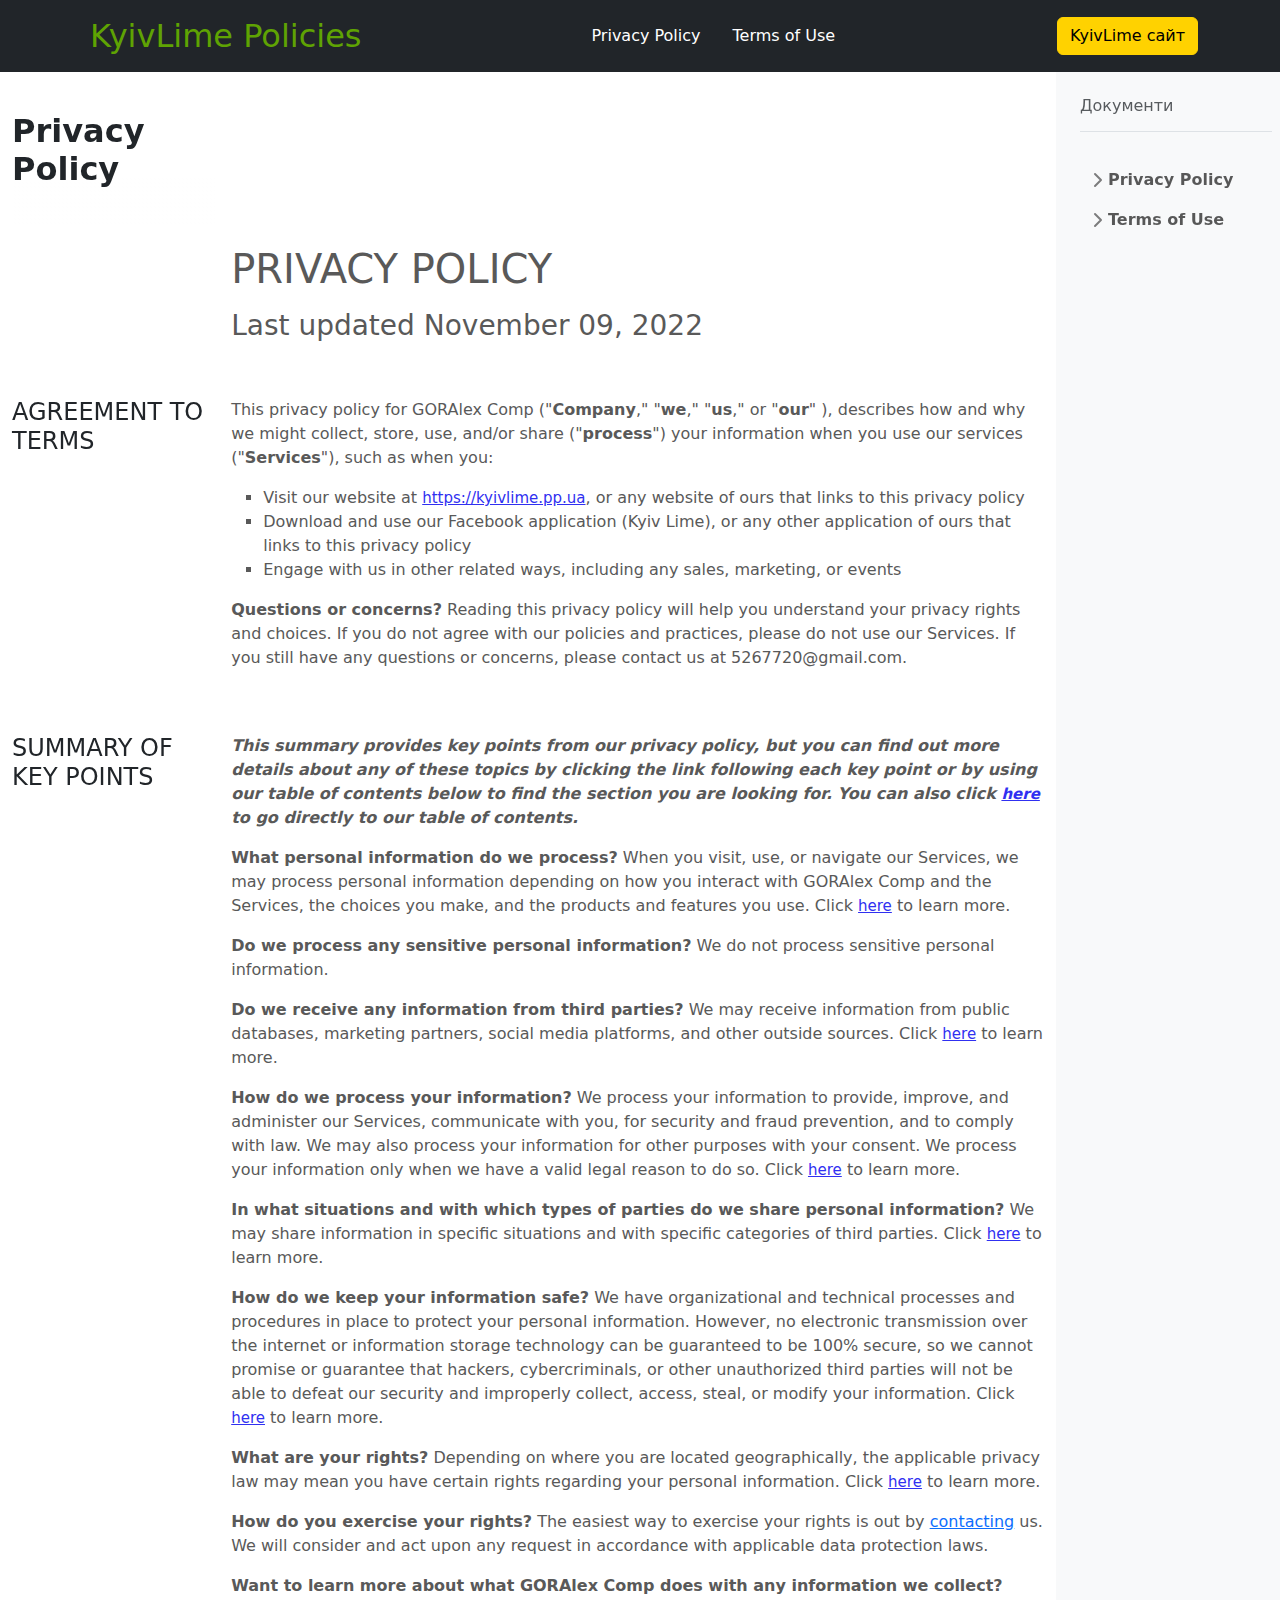
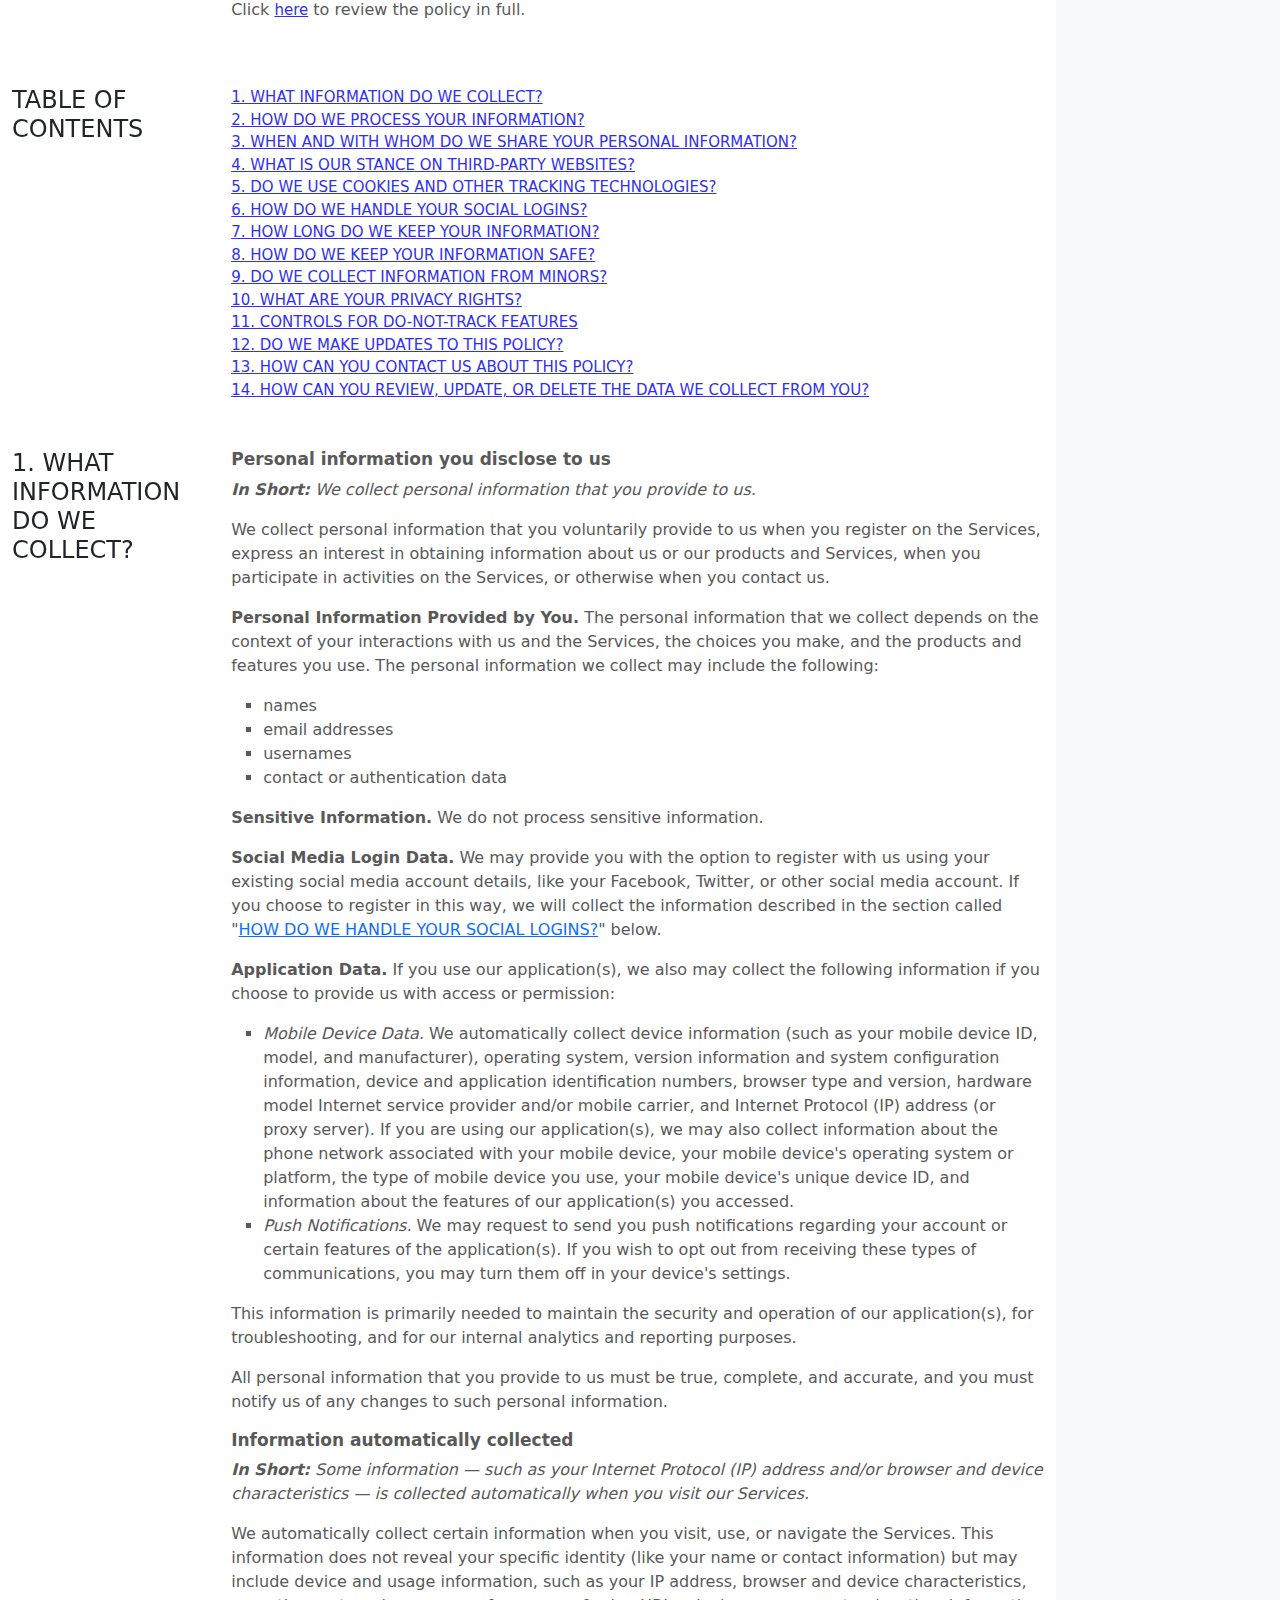
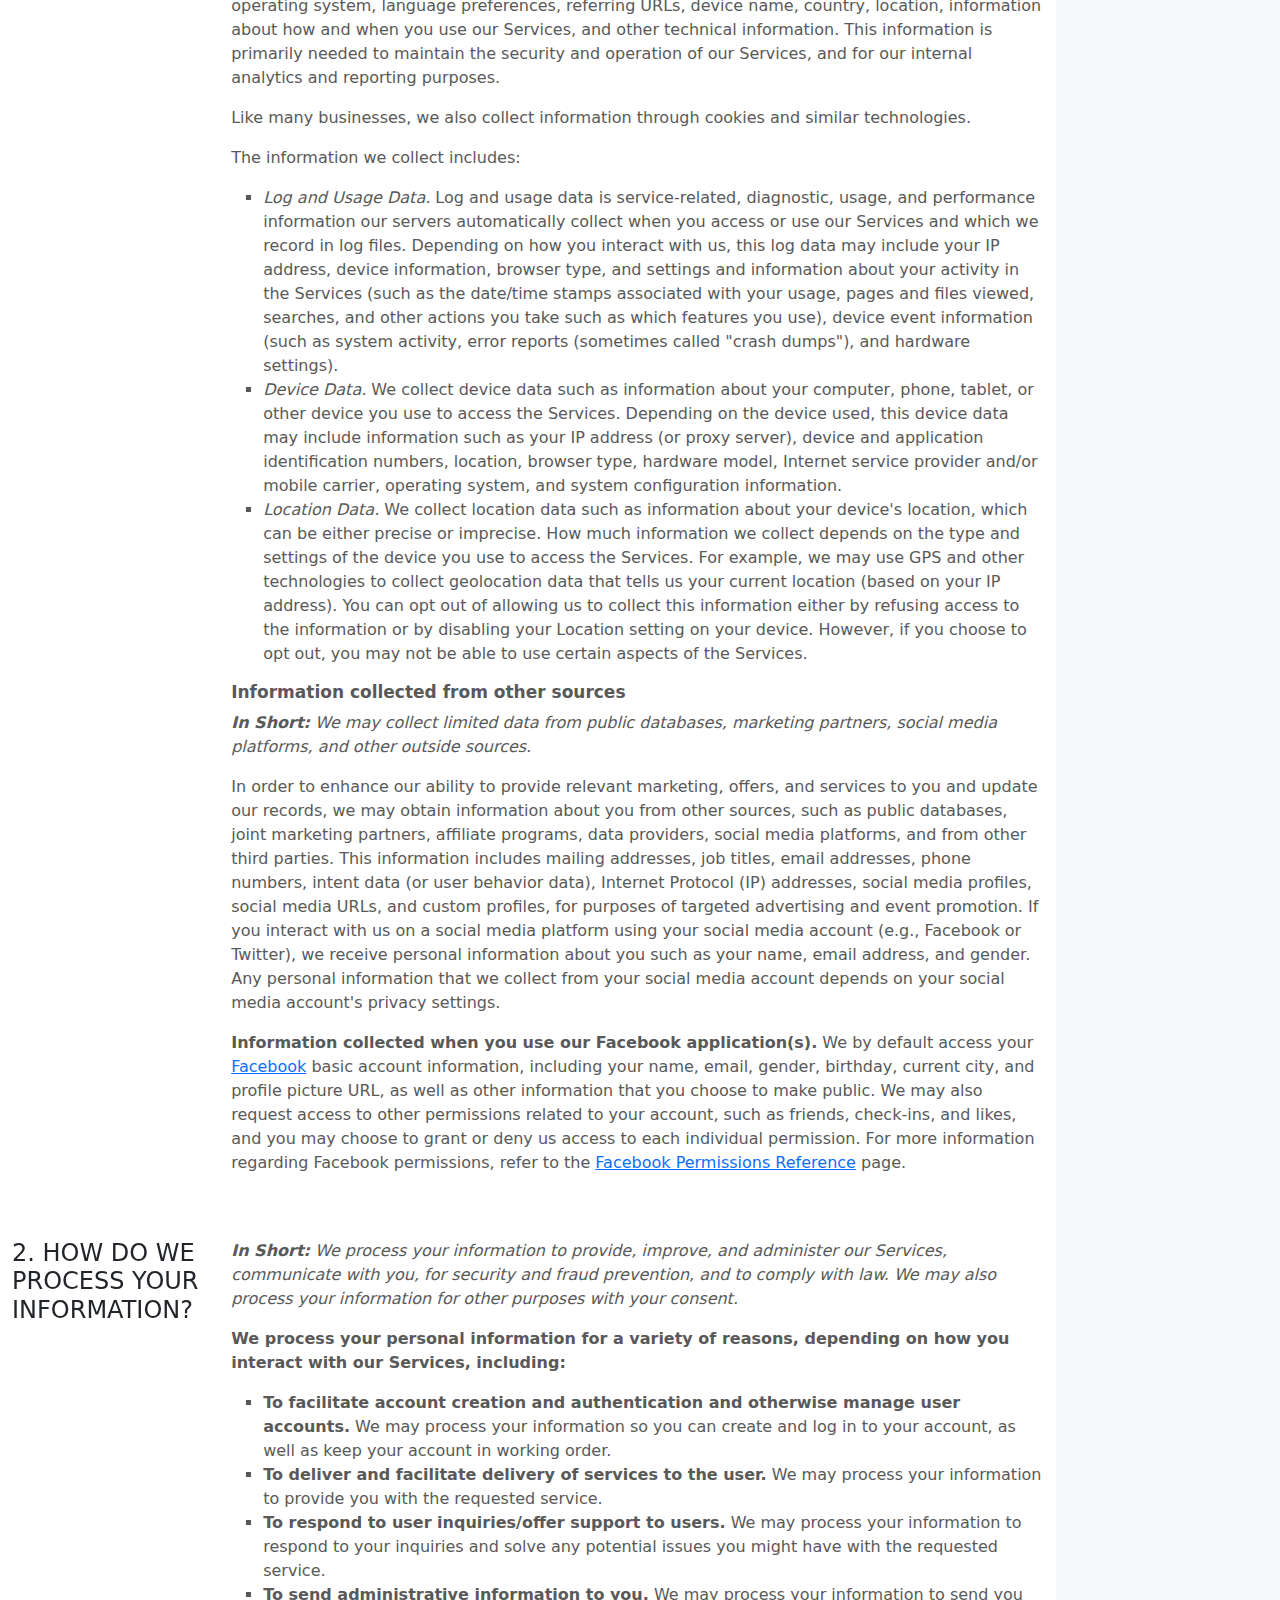
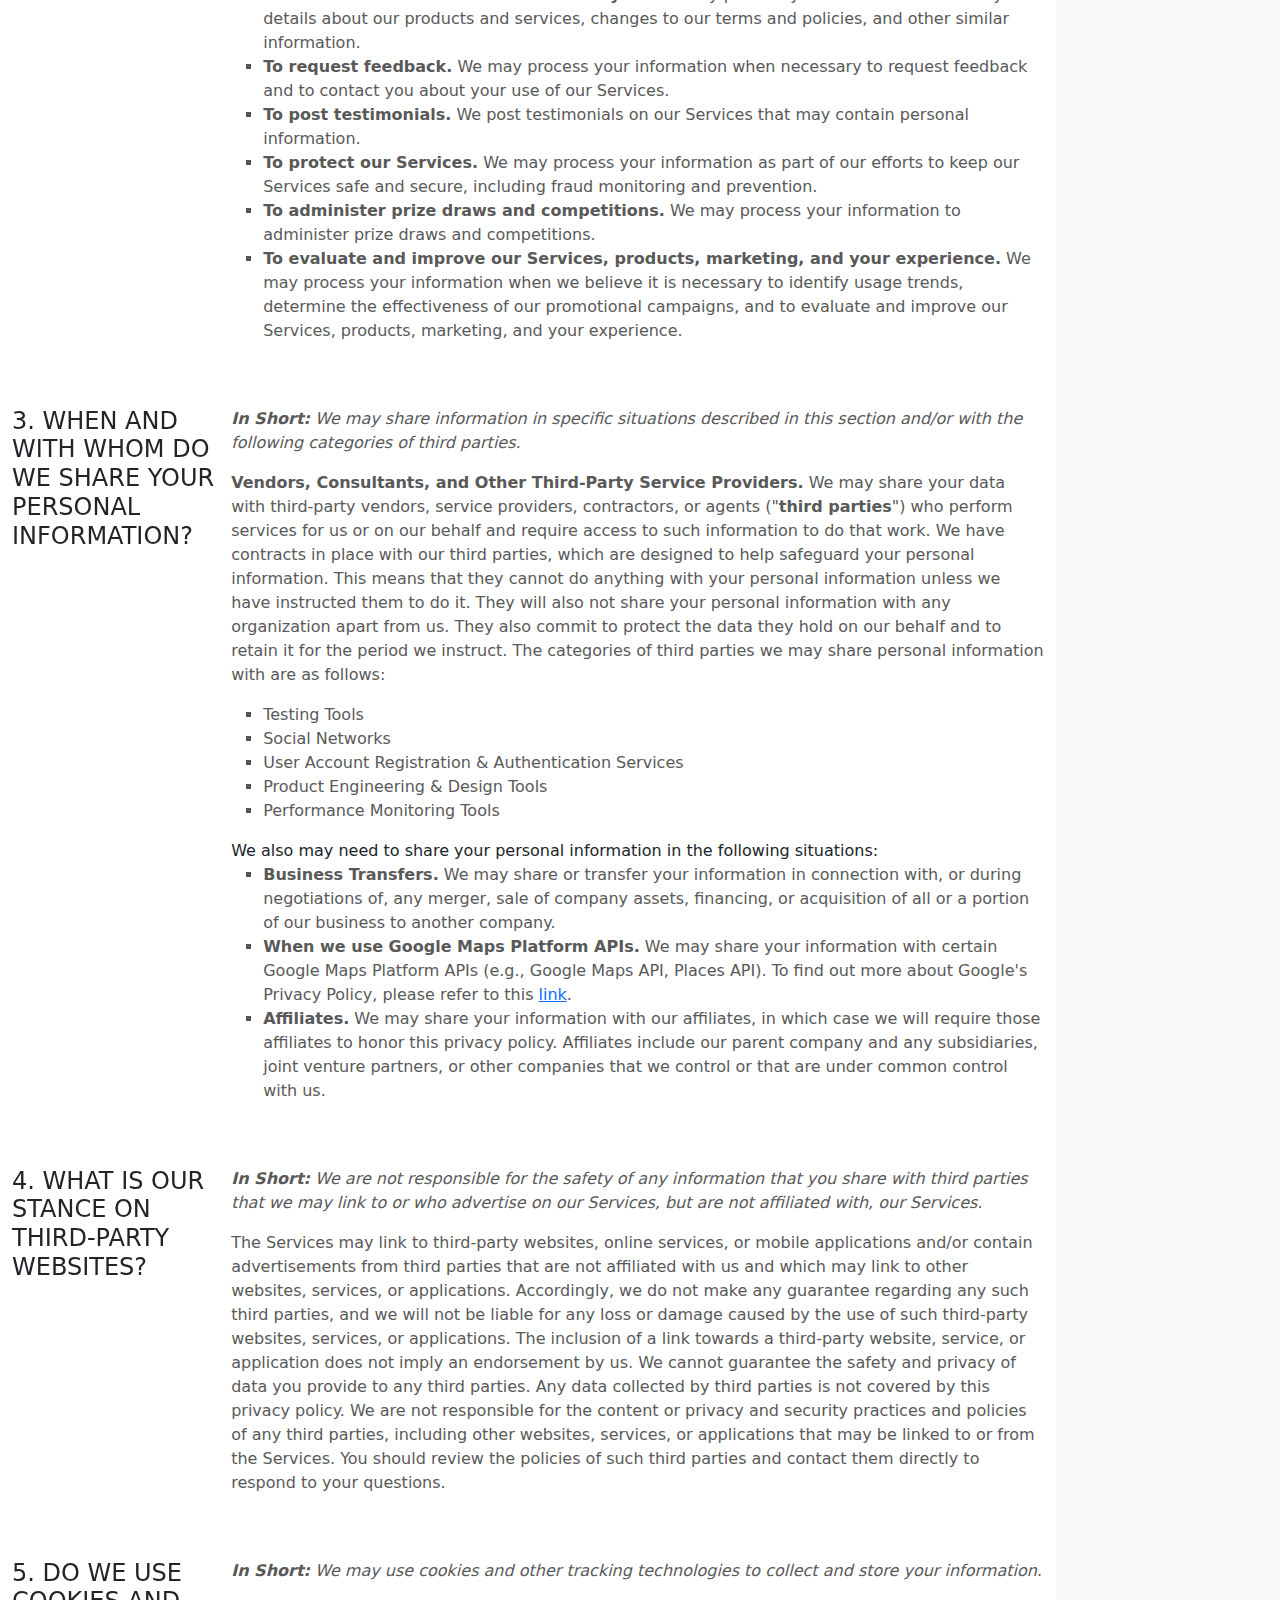
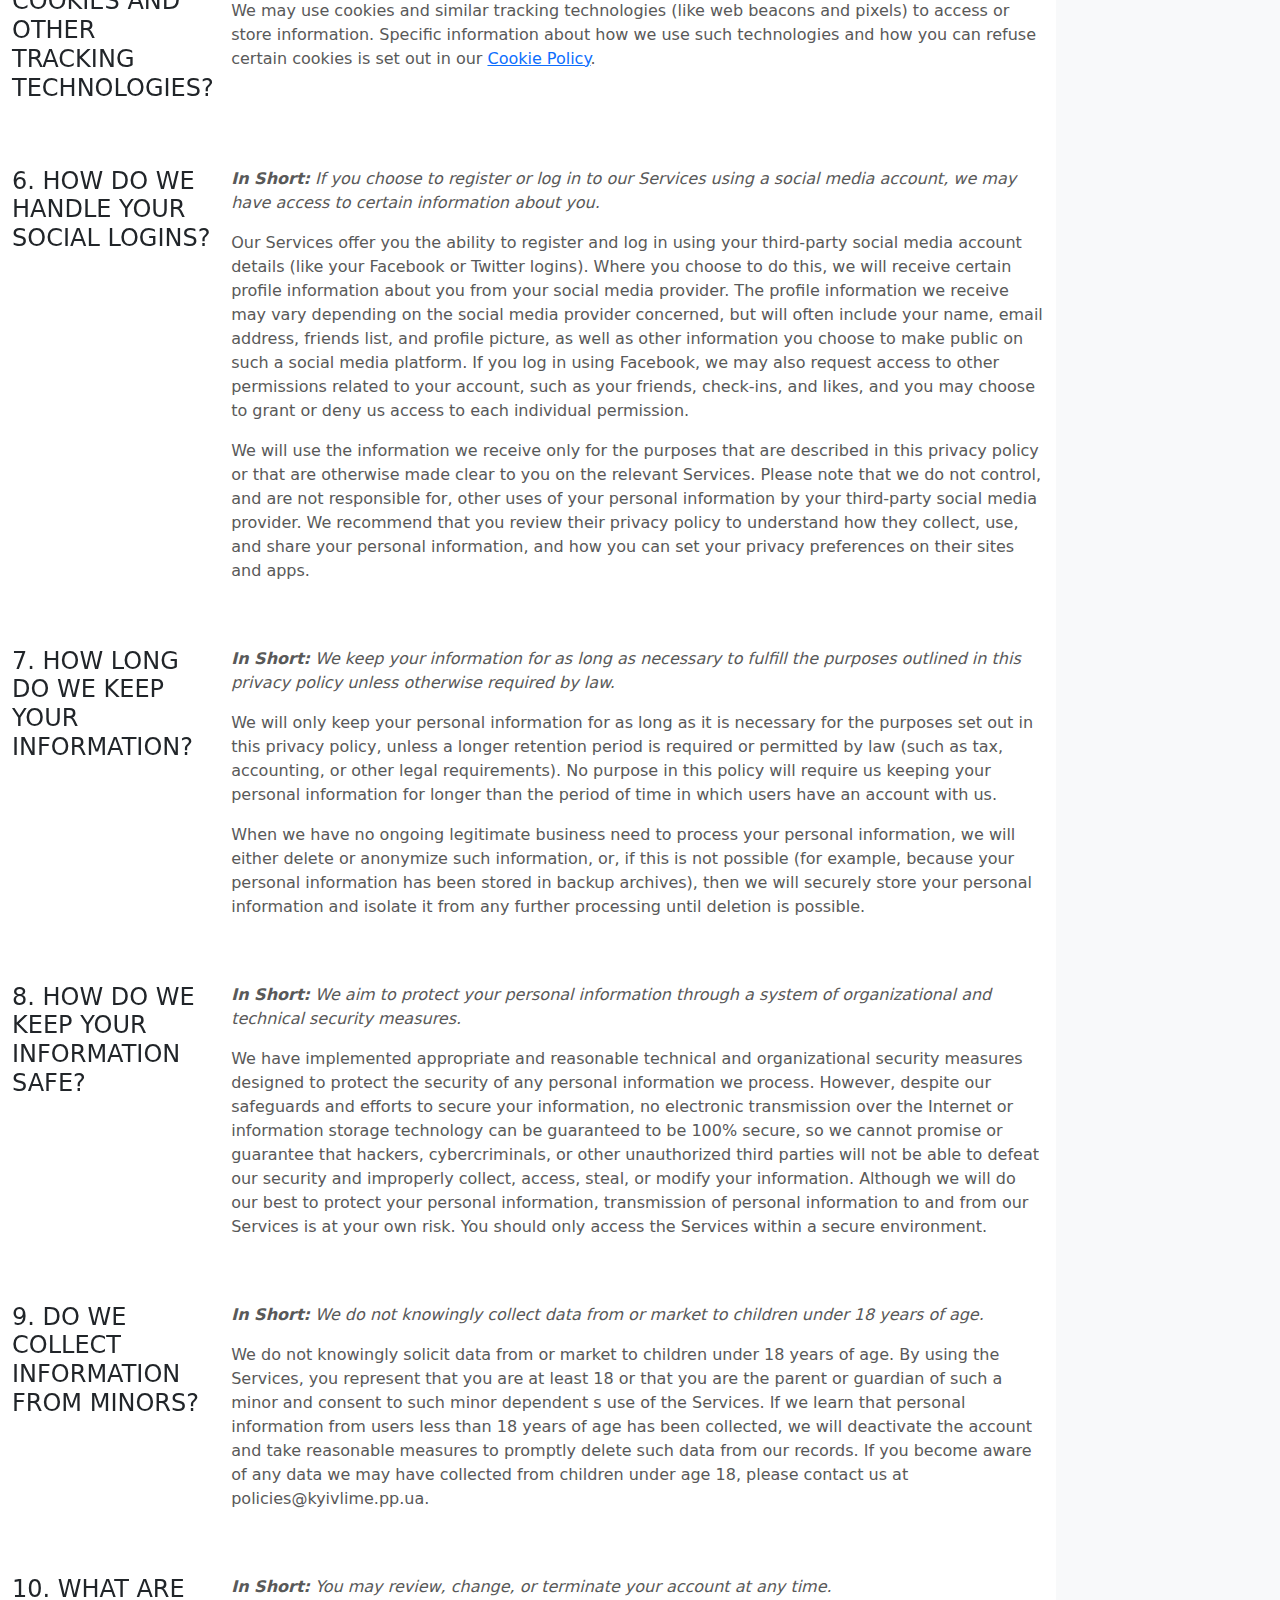
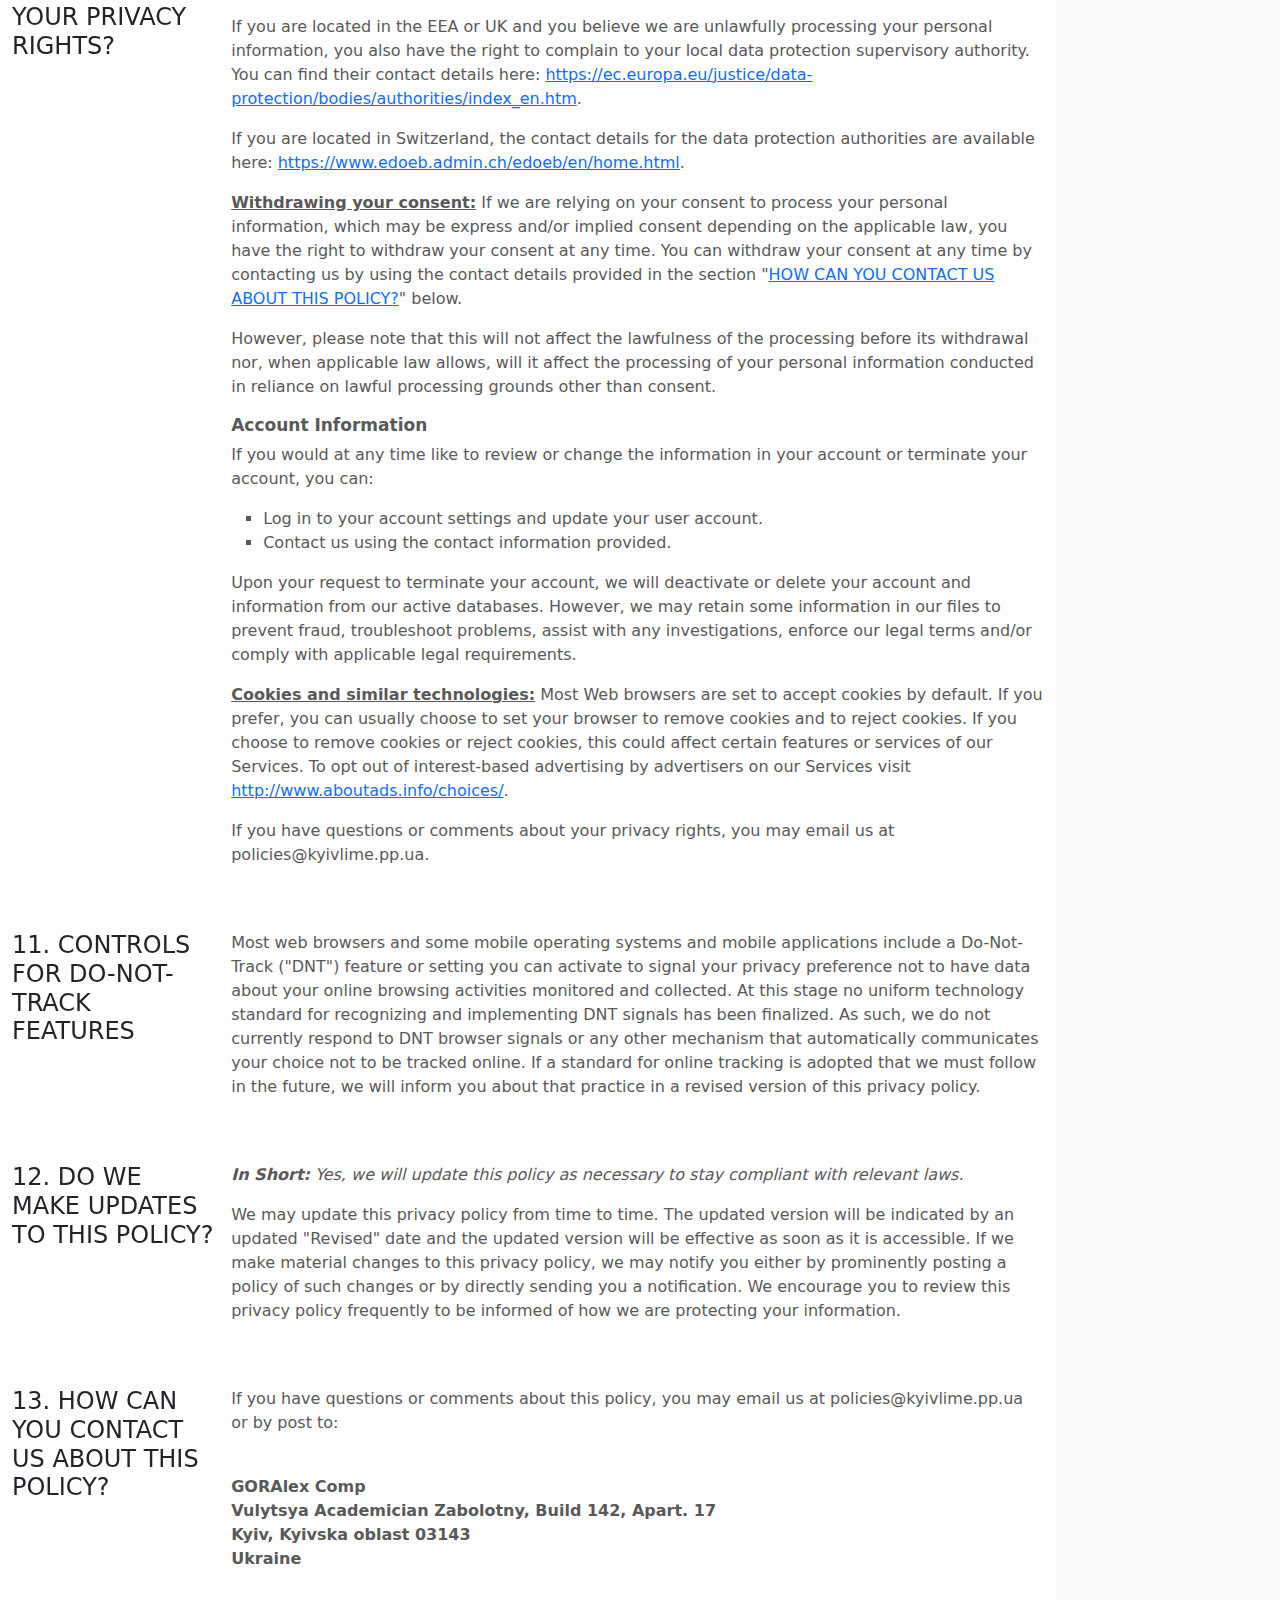
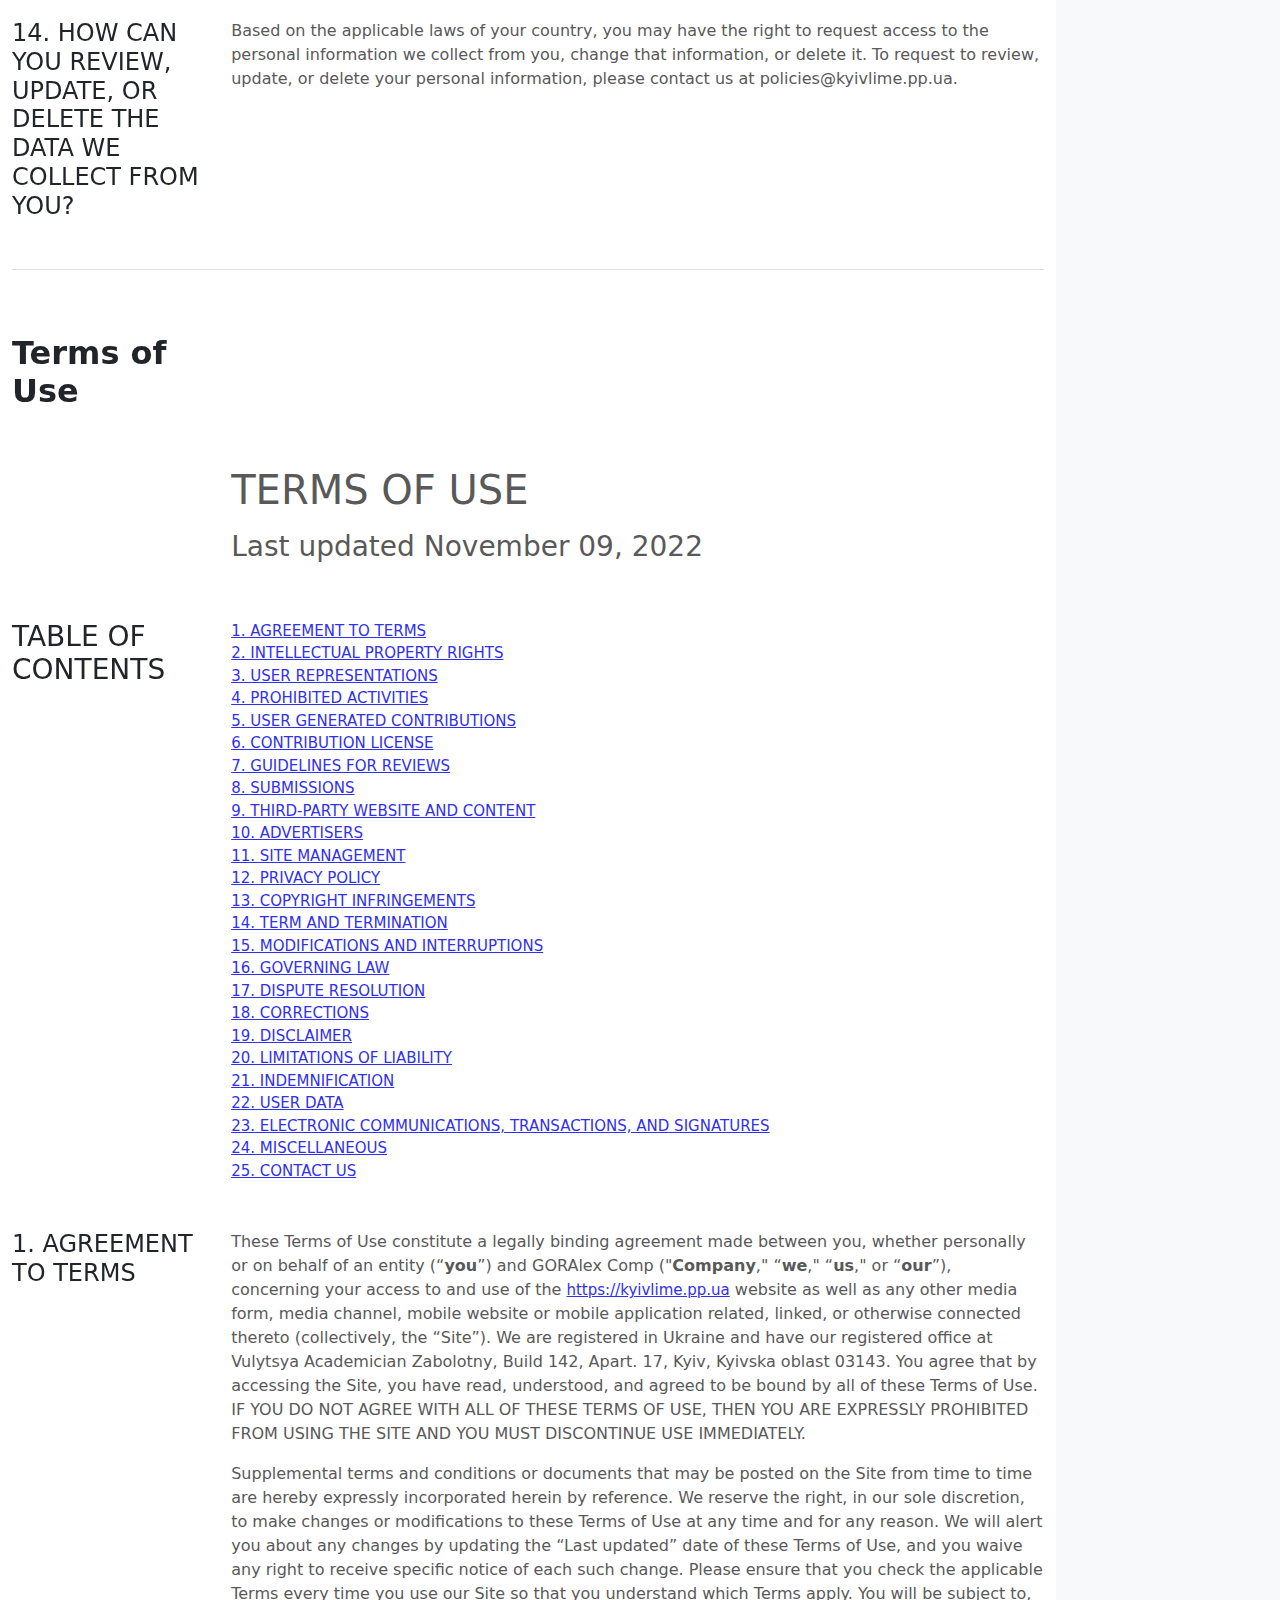
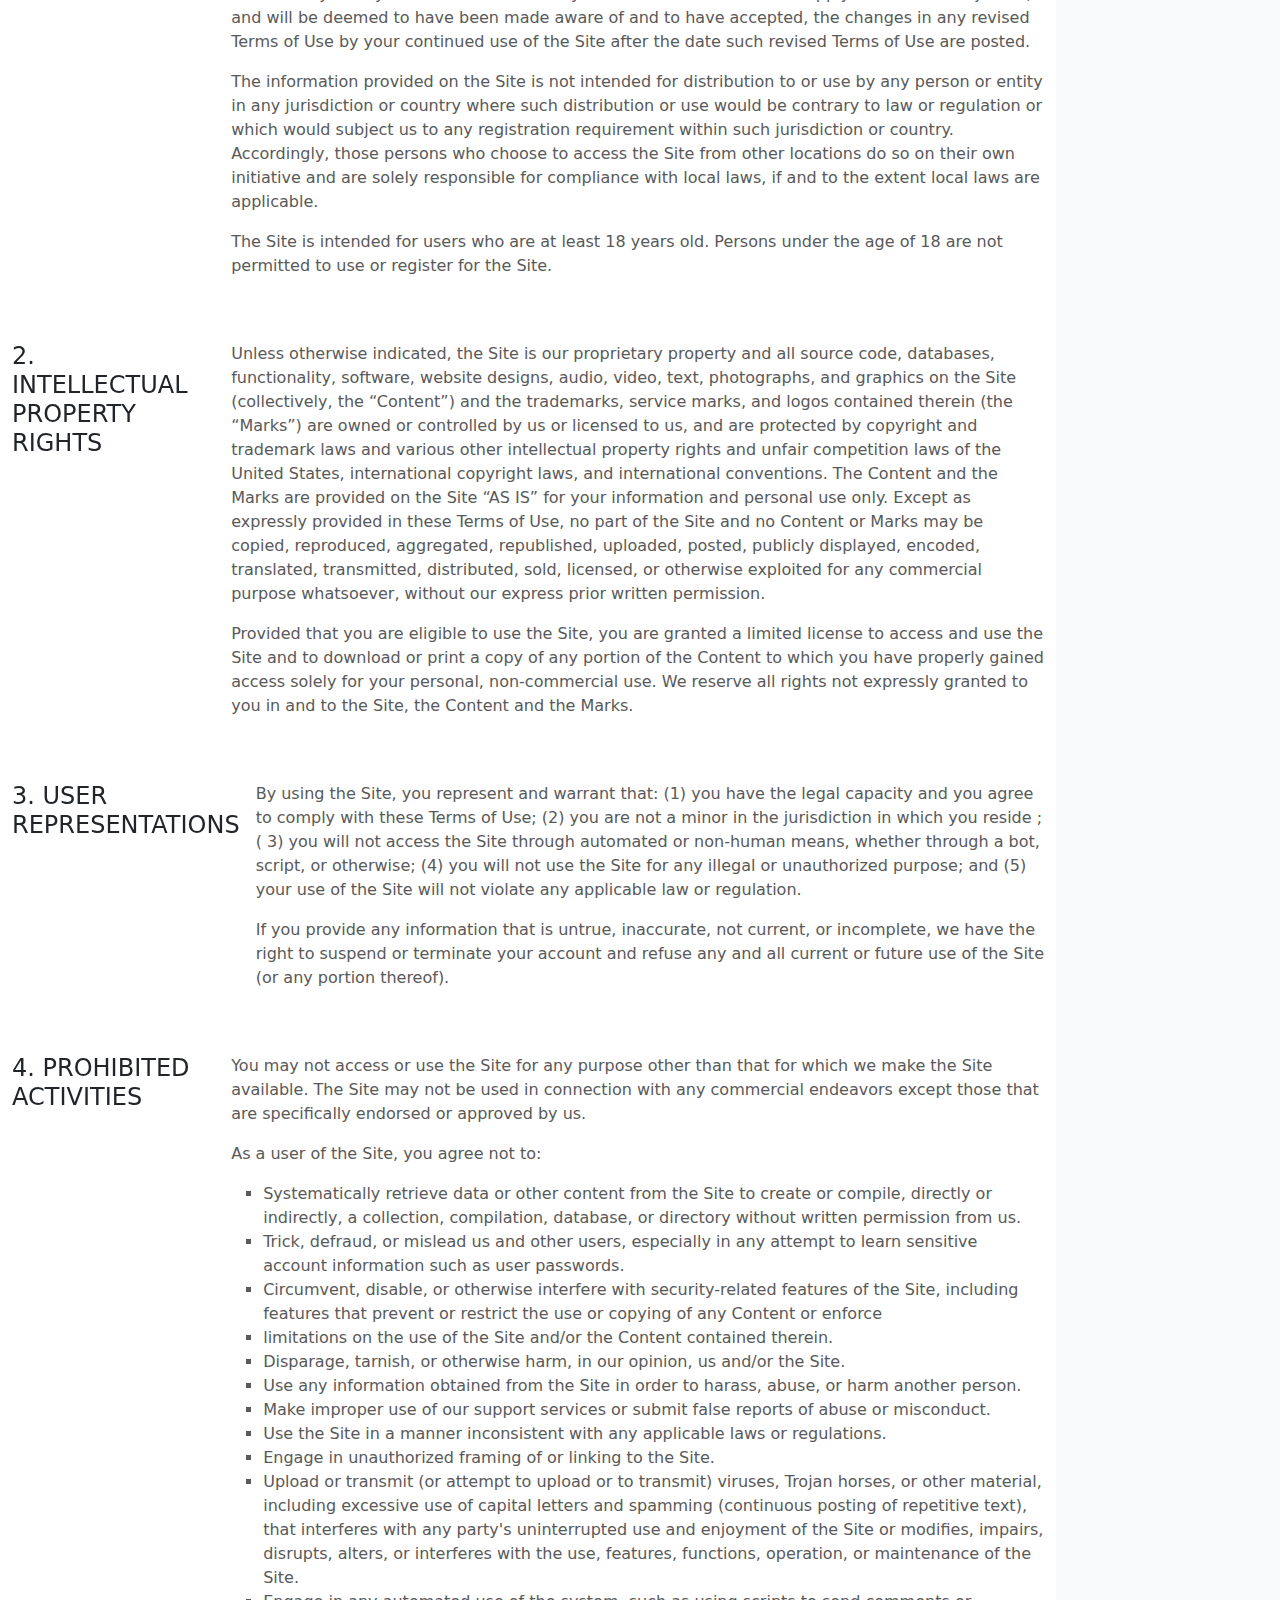
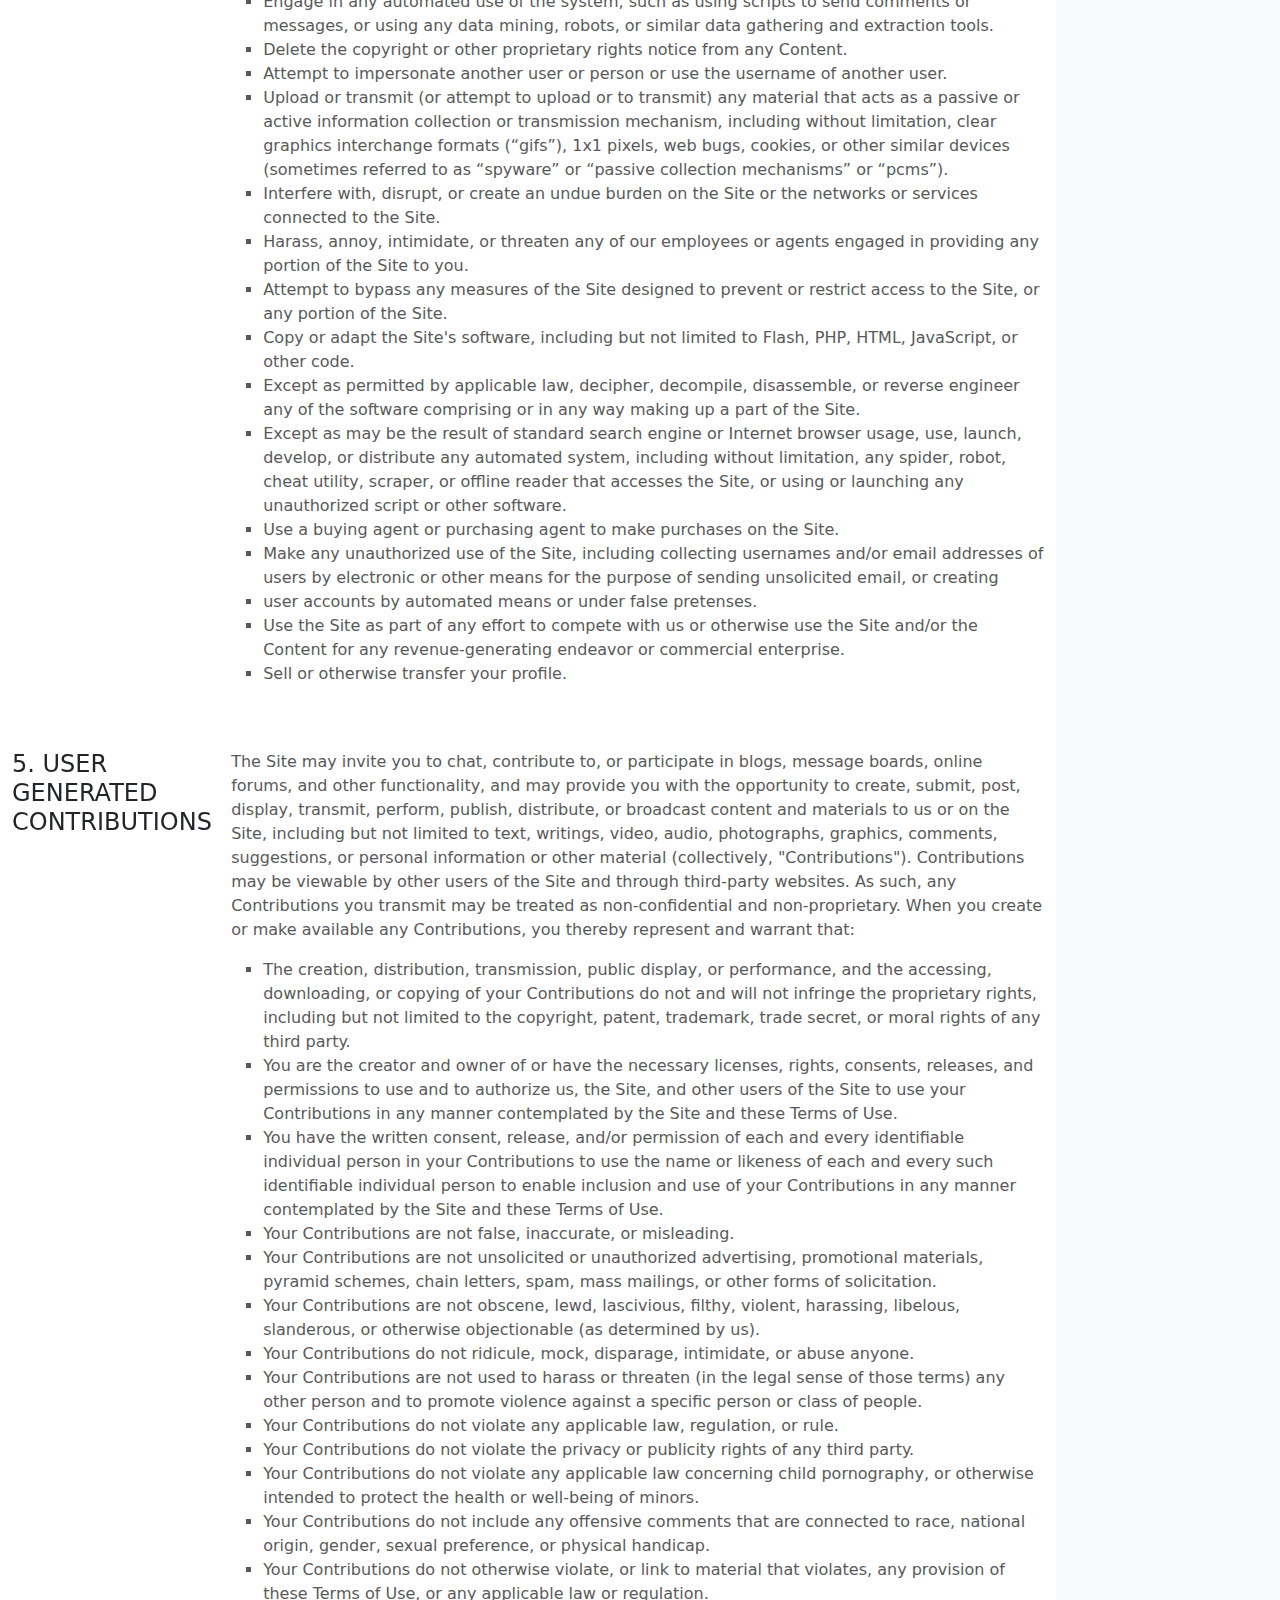
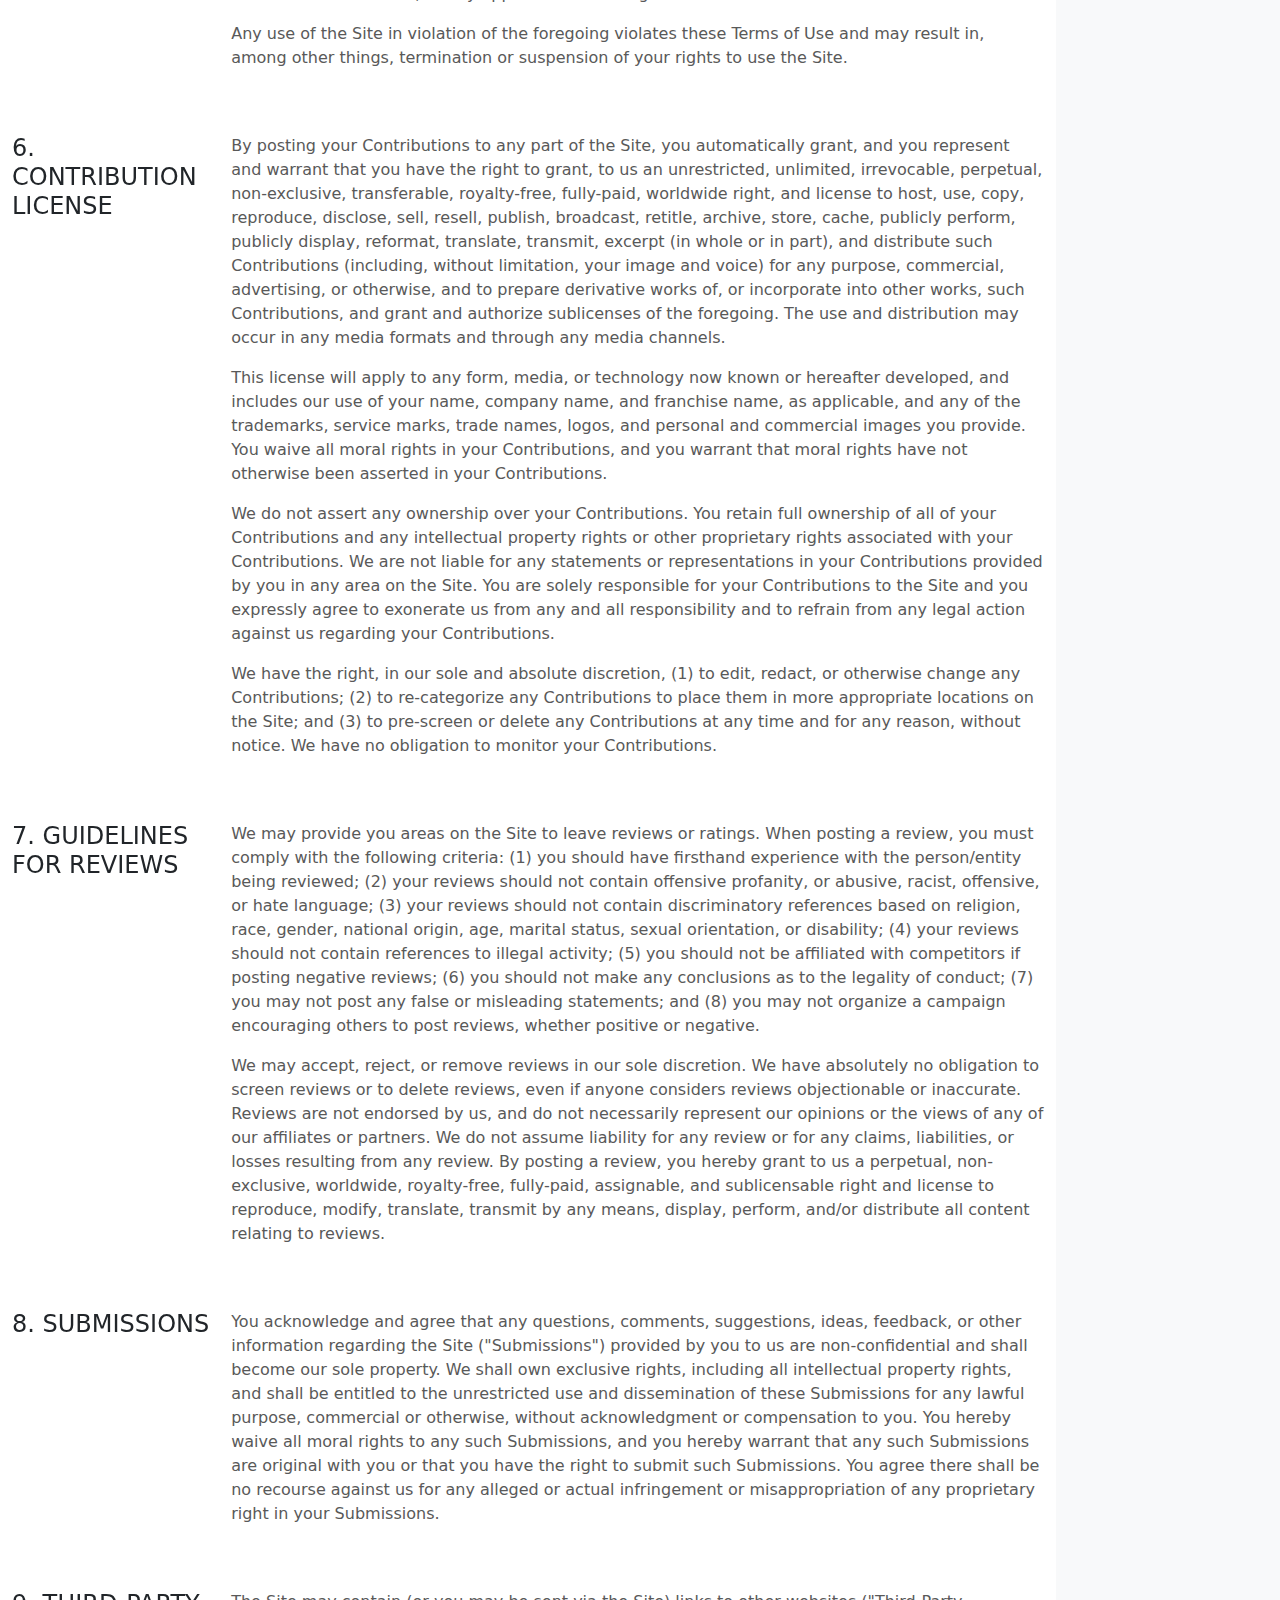
<file: index.html>
<html lang="en">

<head>
	<meta charset="utf-8">
	<meta name="viewport" content="width=device-width, initial-scale=1">
	<meta name="description" content="">
	<meta name="author" content="Mark Otto, Jacob Thornton, and Bootstrap contributors">
	<meta name="generator" content="Hugo 0.84.0">
	<title>Policies - KyivLime</title>

	<link rel="canonical" href="https://getbootstrap.com/docs/5.0/examples/cheatsheet/">

	<!-- Bootstrap core CSS -->
	<link rel="stylesheet" href="https://cdn.jsdelivr.net/npm/bootstrap@5.0.2/dist/css/bootstrap.min.css">

	<!-- Favicons -->
	<!-- <link rel="apple-touch-icon" href="/docs/5.0/assets/img/favicons/apple-touch-icon.png" sizes="180x180"> -->
	<!-- <link rel="icon" href="/docs/5.0/assets/img/favicons/favicon-32x32.png" sizes="32x32" type="image/png"> -->
	<!-- <link rel="icon" href="/docs/5.0/assets/img/favicons/favicon-16x16.png" sizes="16x16" type="image/png"> -->
	<!-- <link rel="manifest" href="/docs/5.0/assets/img/favicons/manifest.json"> -->
	<!-- <link rel="mask-icon" href="/docs/5.0/assets/img/favicons/safari-pinned-tab.svg" color="#7952b3"> -->
	<!-- <link rel="icon" href="/docs/5.0/assets/img/favicons/favicon.ico"> -->
	<meta name="theme-color" content="#7952b3">

	<style>
		:root {
			--bg-primary: #abb4d2;
			--bg-secondary: #ffd200;
			--bg-third: #212529;
			--text-primary: #595959;
			--text-lime: #5fa303;
			--text-link: #3030F1;
			--black: #000;
			--white: #fff;
		}

		.bg-primary {
			background-color: var(--bg-primary) !important;
		}

		.bg-secondary {
			background-color: var(--bg-secondary) !important;
		}

		.bg-third {
			background-color: var(--bg-third) !important;
		}

		.text-primary {
			color: var(--text-primary) !important;
		}

		.text-link {
			color: var(--text-link) !important;
		}

		.text-lime {
			color: var(--text-lime) !important;
		}

		.text-black {
			color: var(--black) !important;
		}

		.text-white {
			color: var(--white) !important;
		}

		.btn-o-primary {
			color: var(--bg-primary);
			border-color: var(--bg-primary);
		}

		.btn-o-primary:hover {
			color: var(--white);
			background-color: var(--bg-primary);
		}

		.btn-o-secondary {
			color: var(--bg-secondary);
			border-color: var(--bg-secondary);
		}

		.btn-o-secondary:hover {
			color: var(--white);
			background-color: var(--bg-secondary);
		}

		.btn-o-lime {
			color: var(--text-lime);
			border-color: var(--text-lime);
		}

		.btn-o-lime:hover {
			color: var(--white);
			background-color: var(--text-lime);
		}

		.btn-o-primary {
			color: var(--black);
			background-color: var(--bg-primary);
		}

		.btn-o-primary:hover {
			color: var(--white);
			background-color: var(--bg-primary);
		}

		.btn-o-secondary {
			color: var(--black);
			background-color: var(--bg-secondary);
		}

		.btn-o-secondary:hover {
			color: var(--white);
			background-color: var(--bg-secondary);
		}

		.btn-o-lime {
			color: var(--black);
			background-color: var(--text-lime);
		}

		.btn-o-lime:hover {
			color: var(--white);
			background-color: var(--text-lime);
		}

		.h2 {
			font-size: 17px;
			font-weight: bold;
			color: var(--black);
		}

		.bt p,
		ul li {
			color: var(--text-primary) !important;
		}

		.l {
			font-size: 15px;
			word-break: break-word;
			color: var(--text-link) !important;
		}

		.links a {
			display: block;
			width: fit-content;
		}

		ul {
			list-style-type: square;
		}

		.bd-aside {
			top: 8px;
			position: sticky;
			display: grid;
			grid-template-rows: auto 1fr;
			height: 100vh;
		}

		.bd-aside nav {
			overflow: auto;
			position: relative;
			display: block;
		}

		.nav li:hover {
			background-color: var(--text-primary);
		}

		.contacts p {
			font-weight: bold;
			margin: 0;
		}

		header {
			position: fixed !important;
		}

		header .logo>* {
			font-size: 2rem !important;
		}

		.to-top {
			display: none;
			opacity: 0;
		}

		@media (max-width: 991.98px) {
			header .logo {
				position: relative;
				display: block;
				margin: 25px 0;
			}

			header .site {
				margin: 10px 0;
			}
		}

		@media (max-width: 1200px) {
			header {
				position: relative !important;
			}

			.bd-aside {
				height: auto;
				display: block;
				position: relative;
				grid-template-rows: none;
			}

			.to-top {
				position: fixed;
				display: block;
				bottom: 0;
				z-index: 99999;
				width: 100%;
				opacity: 1;
			}

			.to-top svg {
				width: 25px;
				fill: var(--bg-third);
			}
		}
	</style>

	<!-- Custom styles for this template -->
	<link rel="stylesheet" href="src/main.css">
</head>

<body class="bg-light">

	<header class="p-3 bg-third text-white w-100" style="z-index: 99999">
		<div class="container">
			<div class="d-flex flex-wrap align-items-center justify-content-center justify-content-lg-start">
				<div class="text-start logo me-lg-auto">
					<a href="#main-body" class="nav-link px-2">
						<p class="mb-0 text-lime" style="line-height: 0">KyivLime Policies</p>
					</a>
				</div>
				<ul class="nav col-12 col-lg-auto me-lg-auto mb-2 justify-content-center mb-md-0">
					<li class="mx-2"><a href="#privacy-policy" class="nav-link px-2 text-white">Privacy Policy</a></li>
					<li class="mx-2"><a href="#terms-of-use" class="nav-link px-2 text-white">Terms of Use</a></li>
					<!-- <li class="mx-2"><a href="#cookie-policy" class="nav-link px-2 text-white">Cookie Policy</a></li> -->
				</ul>
				<div class="text-end site">
					<button type="button" class="btn btn-o-secondary">KyivLime сайт</button>
				</div>
			</div>
		</div>
	</header>
	<div id="main-body">
		<div class="to-top">
			<button type="button" class="btn btn-o-secondary w-100">
				<svg xmlns="http://www.w3.org/2000/svg" viewBox="0 0 448 512">
					<path d="M201.4 137.4c12.5-12.5 32.8-12.5 45.3 0l160 160c12.5 12.5 12.5 32.8 0 45.3s-32.8 12.5-45.3 0L224 205.3 86.6 342.6c-12.5 12.5-32.8 12.5-45.3 0s-12.5-32.8 0-45.3l160-160z" />
				</svg>
			</button>
		</div>
		<aside class="bd-aside sticky-xl-top text-muted align-self-start mb-3 mb-xl-5 px-2 r-0" style="top: 8px">
			<h2 class="h6 pt-4 pb-3 mb-4 border-bottom">Документи</h2>
			<nav mall" id="toc">
				<ul class="list-unstyled">
					<li class="my-2">
						<button class="btn d-inline-flex align-items-center collapsed" data-bs-toggle="collapse" aria-expanded="false" data-bs-target="#privacy-policy-collapse" aria-controls="privacy-policy-collapse">Privacy Policy</button>
						<ul class="list-unstyled ps-3 collapse" id="privacy-policy-collapse">
							<li><a class="d-inline-flex align-items-center rounded" href="#pp-header">HEADER</a></li>
							<li><a class="d-inline-flex align-items-center rounded" href="#pp-agreement">AGREEMENT TO TERMS</a></li>
							<li><a class="d-inline-flex align-items-center rounded" href="#pp-points">SUMMARY OF KEY POINTS</a></li>
							<li><a class="d-inline-flex align-items-center rounded" href="#pp-toc">TABLE OF CONTENTS</a></li>
							<li><a class="d-inline-flex align-items-center rounded" href="#pp-infocollect">WHAT INFORMATION DO WE COLLECT?</a></li>
							<li><a class="d-inline-flex align-items-center rounded" href="#pp-infouse">HOW DO WE PROCESS YOUR INFORMATION?</a></li>
							<li><a class="d-inline-flex align-items-center rounded" href="#pp-whoshare">WHEN AND WITH WHOM DO WE SHARE YOUR PERSONAL INFORMATION?</a></li>
							<li><a class="d-inline-flex align-items-center rounded" href="#pp-3pwebsites">WHAT IS OUR STANCE ON THIRD-PARTY WEBSITES?</a></li>
							<li><a class="d-inline-flex align-items-center rounded" href="#pp-cookies">DO WE USE COOKIES AND OTHER TRACKING TECHNOLOGIES?</a></li>
							<li><a class="d-inline-flex align-items-center rounded" href="#pp-sociallogins">HOW DO WE HANDLE YOUR SOCIAL LOGINS?</a></li>
							<li><a class="d-inline-flex align-items-center rounded" href="#pp-inforetain">HOW LONG DO WE KEEP YOUR INFORMATION?</a></li>
							<li><a class="d-inline-flex align-items-center rounded" href="#pp-infosafe">HOW DO WE KEEP YOUR INFORMATION SAFE?</a></li>
							<li><a class="d-inline-flex align-items-center rounded" href="#pp-infominors">DO WE COLLECT INFORMATION FROM MINORS?</a></li>
							<li><a class="d-inline-flex align-items-center rounded" href="#pp-privacyrights">WHAT ARE YOUR PRIVACY RIGHTS?</a></li>
							<li><a class="d-inline-flex align-items-center rounded" href="#pp-dnt">CONTROLS FOR DO-NOT-TRACK FEATURES</a></li>
							<li><a class="d-inline-flex align-items-center rounded" href="#pp-policyupdates">DO WE MAKE UPDATES TO THIS POLICY?</a></li>
							<li><a class="d-inline-flex align-items-center rounded" href="#pp-contact">HOW CAN YOU CONTACT US ABOUT THIS POLICY?</a></li>
							<li><a class="d-inline-flex align-items-center rounded" href="#pp-request">HOW CAN YOU REVIEW, UPDATE, OR DELETE THE DATA WE COLLECT FROM YOU?</a></li>
						</ul>
					</li>
					<li class="my-2">
						<button class="btn d-inline-flex align-items-center collapsed" data-bs-toggle="collapse" aria-expanded="false" data-bs-target="#terms-of-use-collapse" aria-controls="terms-of-use-collapse">Terms of Use</button>
						<ul class="list-unstyled ps-3 collapse" id="terms-of-use-collapse">
							<li><a class="d-inline-flex align-items-center rounded" href="#tou-header">HEADER</a></li>
							<li><a class="d-inline-flex align-items-center rounded" href="#tou-contents">TABLE OF CONTENTS</a></li>
							<li><a class="d-inline-flex align-items-center rounded" href="#tou-agreement">AGREEMENT TO TERMS</a></li>
							<li><a class="d-inline-flex align-items-center rounded" href="#tou-ip">INTELLECTUAL PROPERTY RIGHTS</a></li>
							<li><a class="d-inline-flex align-items-center rounded" href="#tou-userreps">USER REPRESENTATIONS</a></li>
							<li><a class="d-inline-flex align-items-center rounded" href="#tou-prohibited">PROHIBITED ACTIVITIES</a></li>
							<li><a class="d-inline-flex align-items-center rounded" href="#tou-ugc">USER GENERATED CONTRIBUTIONS</a></li>
							<li><a class="d-inline-flex align-items-center rounded" href="#tou-license">CONTRIBUTION LICENSE</a></li>
							<li><a class="d-inline-flex align-items-center rounded" href="#tou-reviews">GUIDELINES FOR REVIEWS</a></li>
							<li><a class="d-inline-flex align-items-center rounded" href="#tou-submissions">SUBMISSIONS</a></li>
							<li><a class="d-inline-flex align-items-center rounded" href="#tou-thirdparty">THIRD-PARTY WEBSITE AND CONTENT</a></li>
							<li><a class="d-inline-flex align-items-center rounded" href="#tou-advertisers">ADVERTISERS</a></li>
							<li><a class="d-inline-flex align-items-center rounded" href="#tou-sitemanage">SITE MANAGEMENT</a></li>
							<li><a class="d-inline-flex align-items-center rounded" href="#tou-privacypolicy">PRIVACY POLICY</a></li>
							<li><a class="d-inline-flex align-items-center rounded" href="#tou-copyright">COPYRIGHT INFRINGEMENTS</a></li>
							<li><a class="d-inline-flex align-items-center rounded" href="#tou-terms">TERM AND TERMINATION</a></li>
							<li><a class="d-inline-flex align-items-center rounded" href="#tou-modifications">MODIFICATIONS AND INTERRUPTIONS</a></li>
							<li><a class="d-inline-flex align-items-center rounded" href="#tou-law">GOVERNING LAW</a></li>
							<li><a class="d-inline-flex align-items-center rounded" href="#tou-disputes">DISPUTE RESOLUTION</a></li>
							<li><a class="d-inline-flex align-items-center rounded" href="#tou-corrections">CORRECTIONS</a></li>
							<li><a class="d-inline-flex align-items-center rounded" href="#tou-disclaimer">DISCLAIMER</a></li>
							<li><a class="d-inline-flex align-items-center rounded" href="#tou-liability">LIMITATIONS OF LIABILITY</a></li>
							<li><a class="d-inline-flex align-items-center rounded" href="#tou-indemnification">INDEMNIFICATION</a></li>
							<li><a class="d-inline-flex align-items-center rounded" href="#tou-userdata">USER DATA</a></li>
							<li><a class="d-inline-flex align-items-center rounded" href="#tou-electronic">ELECTRONIC COMMUNICATIONS, TRANSACTIONS, AND SIGNATURES</a></li>
							<li><a class="d-inline-flex align-items-center rounded" href="#tou-misc">MISCELLANEOUS</a></li>
							<li><a class="d-inline-flex align-items-center rounded" href="#tou-contact">CONTACT US</a></li>
						</ul>
					</li>
					<!-- <li class="my-2">
						<button class="btn d-inline-flex align-items-center collapsed" data-bs-toggle="collapse" aria-expanded="false" data-bs-target="#cookie-policy-collapse" aria-controls="cookie-policy-collapse">Cookie Policy</button>
						<ul class="list-unstyled ps-3 collapse" id="cookie-policy-collapse">
							<li><a class="d-inline-flex align-items-center rounded" href="#cp-header">HEADER</a></li>
						</ul>
					</li> -->
				</ul>
			</nav>
		</aside>
		<div class="bd-cheatsheet container-fluid bg-body">
			<section id="privacy-policy" class="pb-2 pb-xl-3 border-bottom">
				<h2 class="sticky-xl-top fw-bold pt-3 pt-xl-5 pb-2 pb-xl-3">Privacy Policy</h2>
				<article class="my-3" id="pp-header">
					<div class="bd-heading sticky-xl-top align-self-start mt-5 mb-3 mt-xl-0 mb-xl-2">
						<h3></h3>
					</div>
					<div>
						<div class="bt">
							<p class="display-6">PRIVACY POLICY</p>
							<p class="h3">Last updated November 09, 2022</p>
						</div>
					</div>
				</article>
				<article class="my-3" id="pp-agreement">
					<div class="bd-heading sticky-xl-top align-self-start mt-5 mb-3 mt-xl-0 mb-xl-2">
						<h4>AGREEMENT TO TERMS</h4>
					</div>
					<div>
						<div class="bt">
							<p>This privacy policy for GORAlex Comp ("<b>Company</b>," "<b>we</b>," "<b>us</b>," or "<b>our</b>" ), describes how and why we might collect, store, use, and/or share ("<b>process</b>") your information when you use our services ("<b>Services</b>"), such as when you:</p>
							<ul>
								<li>Visit our website at <a class="l" href="https://kyivlime.pp.ua">https://kyivlime.pp.ua</a>, or any website of ours that links to this privacy policy</li>
								<li>Download and use our Facebook application (Kyiv Lime), or any other application of ours that links to this privacy policy</li>
								<li>Engage with us in other related ways, including any sales, marketing, or events</li>
							</ul>
							<p><b>Questions or concerns?</b> Reading this privacy policy will help you understand your privacy rights and choices. If you do not agree with our policies and practices, please do not use our Services. If you still have any questions or concerns, please contact us at 5267720@gmail.com.</p>
						</div>
					</div>
				</article>
				<article class="my-3" id="pp-points">
					<div class="bd-heading sticky-xl-top align-self-start mt-5 mb-3 mt-xl-0 mb-xl-2">
						<h4>SUMMARY OF KEY POINTS</h4>
					</div>
					<div>
						<div class="bt">
							<p><b><i>This summary provides key points from our privacy policy, but you can find out more details about any of these topics by clicking the link following each key point or by using our table of contents below to find the section you are looking for. You can also click <a class="l" href="#pp-toc">here</a> to go directly to our table of contents.</i></b></p>
							<p><b>What personal information do we process?</b> When you visit, use, or navigate our Services, we may process personal information depending on how you interact with GORAlex Comp and the Services, the choices you make, and the products and features you use. Click <a class="l" href="#pp-personalinfo">here</a> to learn more.</p>
							<p><b>Do we process any sensitive personal information?</b> We do not process sensitive personal information.</p>
							<p><b>Do we receive any information from third parties?</b> We may receive information from public databases, marketing partners, social media platforms, and other outside sources. Click <a class="l" href="#pp-othersources">here</a> to learn more.</p>
							<p><b>How do we process your information?</b> We process your information to provide, improve, and administer our Services, communicate with you, for security and fraud prevention, and to comply with law. We may also process your information for other purposes with your consent. We process your information only when we have a valid legal reason to do so. Click <a class="l" href="#pp-infouse">here</a> to learn more.</p>
							<p><b>In what situations and with which types of parties do we share personal information?</b> We may share information in specific situations and with specific categories of third parties. Click <a class="l" href="#pp-whoshare">here</a> to learn more.</p>
							<p><b>How do we keep your information safe?</b> We have organizational and technical processes and procedures in place to protect your personal information. However, no electronic transmission over the internet or information storage technology can be guaranteed to be 100% secure, so we cannot promise or guarantee that hackers, cybercriminals, or other unauthorized third parties will not be able to defeat our security and improperly collect, access, steal, or modify your information. Click <a class="l" href="#pp-infosafe">here</a> to learn more.</p>
							<p><b>What are your rights?</b> Depending on where you are located geographically, the applicable privacy law may mean you have certain rights regarding your personal information. Click <a class="l" href="#pp-privacyrights">here</a> to learn more.</p>
							<p><b>How do you exercise your rights?</b> The easiest way to exercise your rights is out by <a href="#pp-contact">contacting</a> us. We will consider and act upon any request in accordance with applicable data protection laws.</p>
							<p><b>Want to learn more about what GORAlex Comp does with any information we collect?</b> Click <a class="l" href="#pp-toc">here</a> to review the policy in full.</p>
						</div>
					</div>
				</article>
				<article class="my-3" id="pp-toc">
					<div class="bd-heading sticky-xl-top align-self-start mt-5 mb-3 mt-xl-0 mb-xl-2">
						<h4>TABLE OF CONTENTS</h4>
					</div>
					<div>
						<div class="bt">
							<div class="links">
								<a class="l" href="#pp-infocollect">1. WHAT INFORMATION DO WE COLLECT?</a>
								<a class="l" href="#pp-infouse">2. HOW DO WE PROCESS YOUR INFORMATION?</a>
								<a class="l" href="#pp-whoshare">3. WHEN AND WITH WHOM DO WE SHARE YOUR PERSONAL INFORMATION?</a>
								<a class="l" href="#pp-3pwebsites">4. WHAT IS OUR STANCE ON THIRD-PARTY WEBSITES?</a>
								<a class="l" href="#pp-cookies">5. DO WE USE COOKIES AND OTHER TRACKING TECHNOLOGIES?</a>
								<a class="l" href="#pp-sociallogins">6. HOW DO WE HANDLE YOUR SOCIAL LOGINS?</a>
								<a class="l" href="#pp-inforetain">7. HOW LONG DO WE KEEP YOUR INFORMATION?</a>
								<a class="l" href="#pp-infosafe">8. HOW DO WE KEEP YOUR INFORMATION SAFE?</a>
								<a class="l" href="#pp-infominors">9. DO WE COLLECT INFORMATION FROM MINORS?</a>
								<a class="l" href="#pp-privacyrights">10. WHAT ARE YOUR PRIVACY RIGHTS?</a>
								<a class="l" href="#pp-dnt">11. CONTROLS FOR DO-NOT-TRACK FEATURES</a>
								<a class="l" href="#pp-policyupdates">12. DO WE MAKE UPDATES TO THIS POLICY?</a>
								<a class="l" href="#pp-contact">13. HOW CAN YOU CONTACT US ABOUT THIS POLICY?</a>
								<a class="l" href="#pp-request">14. HOW CAN YOU REVIEW, UPDATE, OR DELETE THE DATA WE COLLECT FROM YOU?</a>
							</div>
						</div>
					</div>
				</article>
				<article class="my-3" id="pp-infocollect">
					<div class="bd-heading sticky-xl-top align-self-start mt-5 mb-3 mt-xl-0 mb-xl-2">
						<h4>1. WHAT INFORMATION DO WE COLLECT?</h4>
					</div>
					<div>
						<div class="bt">
							<p class="h2" id="pp-personalinfo">Personal information you disclose to us</p>
							<p><i><b>In Short:</b> We collect personal information that you provide to us.</i></p>
							<p>We collect personal information that you voluntarily provide to us when you register on the Services, express an interest in obtaining information about us or our products and Services, when you participate in activities on the Services, or otherwise when you contact us.</p>
							<p><b>Personal Information Provided by You.</b> The personal information that we collect depends on the context of your interactions with us and the Services, the choices you make, and the products and features you use. The personal information we collect may include the following:</p>
							<ul>
								<li>names</li>
								<li>email addresses</li>
								<li>usernames</li>
								<li>contact or authentication data</li>
							</ul>
							<p><b>Sensitive Information.</b> We do not process sensitive information.</p>
							<p><b>Social Media Login Data.</b> We may provide you with the option to register with us using your existing social media account details, like your Facebook, Twitter, or other social media account. If you choose to register in this way, we will collect the information described in the section called "<a href="#pp-sociallogins">HOW DO WE HANDLE YOUR SOCIAL LOGINS?</a>" below.</p>
							<p><b>Application Data.</b> If you use our application(s), we also may collect the following information if you choose to provide us with access or permission:</p>
							<ul>
								<li><i>Mobile Device Data.</i> We automatically collect device information (such as your mobile device ID, model, and manufacturer), operating system, version information and system configuration information, device and application identification numbers, browser type and version, hardware model Internet service provider and/or mobile carrier, and Internet Protocol (IP) address (or proxy server). If you are using our application(s), we may also collect information about the phone network associated with your mobile device, your mobile device's operating system or platform, the type of mobile device you use, your mobile device's unique device ID, and information about the features of our application(s) you accessed.</li>
								<li><i>Push Notifications.</i> We may request to send you push notifications regarding your account or certain features of the application(s). If you wish to opt out from receiving these types of communications, you may turn them off in your device's settings.</li>
							</ul>
							<p>This information is primarily needed to maintain the security and operation of our application(s), for troubleshooting, and for our internal analytics and reporting purposes.</p>
							<p>All personal information that you provide to us must be true, complete, and accurate, and you must notify us of any changes to such personal information.</p>
							<p class="h2">Information automatically collected</p>
							<p><i><b>In Short:</b> Some information — such as your Internet Protocol (IP) address and/or browser and device characteristics — is collected automatically when you visit our Services.</i></p>
							<p>We automatically collect certain information when you visit, use, or navigate the Services. This information does not reveal your specific identity (like your name or contact information) but may include device and usage information, such as your IP address, browser and device characteristics, operating system, language preferences, referring URLs, device name, country, location, information about how and when you use our Services, and other technical information. This information is primarily needed to maintain the security and operation of our Services, and for our internal analytics and reporting purposes.</p>
							<p>Like many businesses, we also collect information through cookies and similar technologies.</p>
							<p>The information we collect includes:</p>
							<ul>
								<li><i>Log and Usage Data.</i> Log and usage data is service-related, diagnostic, usage, and performance information our servers automatically collect when you access or use our Services and which we record in log files. Depending on how you interact with us, this log data may include your IP address, device information, browser type, and settings and information about your activity in the Services (such as the date/time stamps associated with your usage, pages and files viewed, searches, and other actions you take such as which features you use), device event information (such as system activity, error reports (sometimes called "crash dumps"), and hardware settings).</li>
								<li><i>Device Data.</i> We collect device data such as information about your computer, phone, tablet, or other device you use to access the Services. Depending on the device used, this device data may include information such as your IP address (or proxy server), device and application identification numbers, location, browser type, hardware model, Internet service provider and/or mobile carrier, operating system, and system configuration information.</li>
								<li><i>Location Data.</i> We collect location data such as information about your device's location, which can be either precise or imprecise. How much information we collect depends on the type and settings of the device you use to access the Services. For example, we may use GPS and other technologies to collect geolocation data that tells us your current location (based on your IP address). You can opt out of allowing us to collect this information either by refusing access to the information or by disabling your Location setting on your device. However, if you choose to opt out, you may not be able to use certain aspects of the Services.</li>
							</ul>
							<p class="h2" id="pp-othersources">Information collected from other sources</p>
							<p><i><b>In Short:</b> We may collect limited data from public databases, marketing partners, social media platforms, and other outside sources.</i></p>
							<p>In order to enhance our ability to provide relevant marketing, offers, and services to you and update our records, we may obtain information about you from other sources, such as public databases, joint marketing partners, affiliate programs, data providers, social media platforms, and from other third parties. This information includes mailing addresses, job titles, email addresses, phone numbers, intent data (or user behavior data), Internet Protocol (IP) addresses, social media profiles, social media URLs, and custom profiles, for purposes of targeted advertising and event promotion. If you interact with us on a social media platform using your social media account (e.g., Facebook or Twitter), we receive personal information about you such as your name, email address, and gender. Any personal information that we collect from your social media account depends on your social media account's privacy settings.</p>
							<p><b>Information collected when you use our Facebook application(s).</b> We by default access your <a href="https://www.facebook.com/about/privacy/">Facebook</a> basic account information, including your name, email, gender, birthday, current city, and profile picture URL, as well as other information that you choose to make public. We may also request access to other permissions related to your account, such as friends, check-ins, and likes, and you may choose to grant or deny us access to each individual permission. For more information regarding Facebook permissions, refer to the <a href="https://developers.facebook.com/docs/facebook-login/permissions">Facebook Permissions Reference</a> page.</p>
						</div>
					</div>
				</article>
				<article class="my-3" id="pp-infouse">
					<div class="bd-heading sticky-xl-top align-self-start mt-5 mb-3 mt-xl-0 mb-xl-2">
						<h4>2. HOW DO WE PROCESS YOUR INFORMATION?</h4>
					</div>
					<div>
						<div class="bt">
							<p><i><b>In Short:</b> We process your information to provide, improve, and administer our Services, communicate with you, for security and fraud prevention, and to comply with law. We may also process your information for other purposes with your consent.</i></p>
							<p><b>We process your personal information for a variety of reasons, depending on how you interact with our Services, including:</b></p>
							<ul>
								<li><b>To facilitate account creation and authentication and otherwise manage user accounts.</b> We may process your information so you can create and log in to your account, as well as keep your account in working order.</li>
								<li><b>To deliver and facilitate delivery of services to the user.</b> We may process your information to provide you with the requested service.</li>
								<li><b>To respond to user inquiries/offer support to users.</b> We may process your information to respond to your inquiries and solve any potential issues you might have with the requested service.</li>
								<li><b>To send administrative information to you.</b> We may process your information to send you details about our products and services, changes to our terms and policies, and other similar information.</li>
								<li><b>To request feedback.</b> We may process your information when necessary to request feedback and to contact you about your use of our Services.</li>
								<li><b>To post testimonials.</b> We post testimonials on our Services that may contain personal information.</li>
								<li><b>To protect our Services.</b> We may process your information as part of our efforts to keep our Services safe and secure, including fraud monitoring and prevention.</li>
								<li><b>To administer prize draws and competitions.</b> We may process your information to administer prize draws and competitions.</li>
								<li><b>To evaluate and improve our Services, products, marketing, and your experience.</b> We may process your information when we believe it is necessary to identify usage trends, determine the effectiveness of our promotional campaigns, and to evaluate and improve our Services, products, marketing, and your experience.</li>
							</ul>
						</div>
					</div>
				</article>
				<article class="my-3" id="pp-whoshare">
					<div class="bd-heading sticky-xl-top align-self-start mt-5 mb-3 mt-xl-0 mb-xl-2">
						<h4>3. WHEN AND WITH WHOM DO WE SHARE YOUR PERSONAL INFORMATION?</h4>
					</div>
					<div>
						<div class="bt">
							<p><i><b>In Short:</b> We may share information in specific situations described in this section and/or with the following categories of third parties.</i></p>
							<p><b>Vendors, Consultants, and Other Third-Party Service Providers.</b> We may share your data with third-party vendors, service providers, contractors, or agents ("<b>third parties</b>") who perform services for us or on our behalf and require access to such information to do that work. We have contracts in place with our third parties, which are designed to help safeguard your personal information. This means that they cannot do anything with your personal information unless we have instructed them to do it. They will also not share your personal information with any organization apart from us. They also commit to protect the data they hold on our behalf and to retain it for the period we instruct. The categories of third parties we may share personal information with are as follows:</p>
							<ul>
								<li>Testing Tools</li>
								<li>Social Networks</li>
								<li>User Account Registration & Authentication Services</li>
								<li>Product Engineering & Design Tools</li>
								<li>Performance Monitoring Tools</li>
							</ul>
							We also may need to share your personal information in the following situations:
							<ul>
								<li><b>Business Transfers.</b> We may share or transfer your information in connection with, or during negotiations of, any merger, sale of company assets, financing, or acquisition of all or a portion of our business to another company.</li>
								<li><b>When we use Google Maps Platform APIs.</b> We may share your information with certain Google Maps Platform APIs (e.g., Google Maps API, Places API). To find out more about Google's Privacy Policy, please refer to this <a href="https://policies.google.com/privacy">link</a>.</li>
								<li><b>Affiliates.</b> We may share your information with our affiliates, in which case we will require those affiliates to honor this privacy policy. Affiliates include our parent company and any subsidiaries, joint venture partners, or other companies that we control or that are under common control with us.</li>
							</ul>
						</div>
					</div>
				</article>
				<article class="my-3" id="pp-3pwebsites">
					<div class="bd-heading sticky-xl-top align-self-start mt-5 mb-3 mt-xl-0 mb-xl-2">
						<h4>4. WHAT IS OUR STANCE ON THIRD-PARTY WEBSITES?</h4>
					</div>
					<div>
						<div class="bt">
							<p><i><b>In Short:</b> We are not responsible for the safety of any information that you share with third parties that we may link to or who advertise on our Services, but are not affiliated with, our Services.</i></p>
							<p>The Services may link to third-party websites, online services, or mobile applications and/or contain advertisements from third parties that are not affiliated with us and which may link to other websites, services, or applications. Accordingly, we do not make any guarantee regarding any such third parties, and we will not be liable for any loss or damage caused by the use of such third-party websites, services, or applications. The inclusion of a link towards a third-party website, service, or application does not imply an endorsement by us. We cannot guarantee the safety and privacy of data you provide to any third parties. Any data collected by third parties is not covered by this privacy policy. We are not responsible for the content or privacy and security practices and policies of any third parties, including other websites, services, or applications that may be linked to or from the Services. You should review the policies of such third parties and contact them directly to respond to your questions.</p>
						</div>
					</div>
				</article>
				<article class="my-3" id="pp-cookies">
					<div class="bd-heading sticky-xl-top align-self-start mt-5 mb-3 mt-xl-0 mb-xl-2">
						<h4>5. DO WE USE COOKIES AND OTHER TRACKING TECHNOLOGIES?</h4>
					</div>
					<div>
						<div class="bt">
							<p><i><b>In Short:</b> We may use cookies and other tracking technologies to collect and store your information.</i></p>
							<p>We may use cookies and similar tracking technologies (like web beacons and pixels) to access or store information. Specific information about how we use such technologies and how you can refuse certain cookies is set out in our <a href="#cookie-policy">Cookie Policy</a>.</p>
						</div>
					</div>
				</article>
				<article class="my-3" id="pp-sociallogins">
					<div class="bd-heading sticky-xl-top align-self-start mt-5 mb-3 mt-xl-0 mb-xl-2">
						<h4>6. HOW DO WE HANDLE YOUR SOCIAL LOGINS?</h4>
					</div>
					<div>
						<div class="bt">
							<p><i><b>In Short:</b> If you choose to register or log in to our Services using a social media account, we may have access to certain information about you.</i></p>
							<p>Our Services offer you the ability to register and log in using your third-party social media account details (like your Facebook or Twitter logins). Where you choose to do this, we will receive certain profile information about you from your social media provider. The profile information we receive may vary depending on the social media provider concerned, but will often include your name, email address, friends list, and profile picture, as well as other information you choose to make public on such a social media platform. If you log in using Facebook, we may also request access to other permissions related to your account, such as your friends, check-ins, and likes, and you may choose to grant or deny us access to each individual permission.</p>
							<p>We will use the information we receive only for the purposes that are described in this privacy policy or that are otherwise made clear to you on the relevant Services. Please note that we do not control, and are not responsible for, other uses of your personal information by your third-party social media provider. We recommend that you review their privacy policy to understand how they collect, use, and share your personal information, and how you can set your privacy preferences on their sites and apps.</p>
						</div>
					</div>
				</article>
				<article class="my-3" id="pp-inforetain">
					<div class="bd-heading sticky-xl-top align-self-start mt-5 mb-3 mt-xl-0 mb-xl-2">
						<h4>7. HOW LONG DO WE KEEP YOUR INFORMATION?</h4>
					</div>
					<div>
						<div class="bt">
							<p><i><b>In Short:</b> We keep your information for as long as necessary to fulfill the purposes outlined in this privacy policy unless otherwise required by law.</i></p>
							<p>We will only keep your personal information for as long as it is necessary for the purposes set out in this privacy policy, unless a longer retention period is required or permitted by law (such as tax, accounting, or other legal requirements). No purpose in this policy will require us keeping your personal information for longer than the period of time in which users have an account with us.</p>
							<p>When we have no ongoing legitimate business need to process your personal information, we will either delete or anonymize such information, or, if this is not possible (for example, because your personal information has been stored in backup archives), then we will securely store your personal information and isolate it from any further processing until deletion is possible.</p>
						</div>
					</div>
				</article>
				<article class="my-3" id="pp-infosafe">
					<div class="bd-heading sticky-xl-top align-self-start mt-5 mb-3 mt-xl-0 mb-xl-2">
						<h4>8. HOW DO WE KEEP YOUR INFORMATION SAFE?</h4>
					</div>
					<div>
						<div class="bt">
							<p><i><b>In Short:</b> We aim to protect your personal information through a system of organizational and technical security measures.</i></p>
							<p>We have implemented appropriate and reasonable technical and organizational security measures designed to protect the security of any personal information we process. However, despite our safeguards and efforts to secure your information, no electronic transmission over the Internet or information storage technology can be guaranteed to be 100% secure, so we cannot promise or guarantee that hackers, cybercriminals, or other unauthorized third parties will not be able to defeat our security and improperly collect, access, steal, or modify your information. Although we will do our best to protect your personal information, transmission of personal information to and from our Services is at your own risk. You should only access the Services within a secure environment.</p>
						</div>
					</div>
				</article>
				<article class="my-3" id="pp-infominors">
					<div class="bd-heading sticky-xl-top align-self-start mt-5 mb-3 mt-xl-0 mb-xl-2">
						<h4>9. DO WE COLLECT INFORMATION FROM MINORS?</h4>
					</div>
					<div>
						<div class="bt">
							<p><i><b>In Short:</b> We do not knowingly collect data from or market to children under 18 years of age.</i></p>
							<p>We do not knowingly solicit data from or market to children under 18 years of age. By using the Services, you represent that you are at least 18 or that you are the parent or guardian of such a minor and consent to such minor dependent s use of the Services. If we learn that personal information from users less than 18 years of age has been collected, we will deactivate the account and take reasonable measures to promptly delete such data from our records. If you become aware of any data we may have collected from children under age 18, please contact us at policies@kyivlime.pp.ua.</p>
						</div>
					</div>
				</article>
				<article class="my-3" id="pp-privacyrights">
					<div class="bd-heading sticky-xl-top align-self-start mt-5 mb-3 mt-xl-0 mb-xl-2">
						<h4>10. WHAT ARE YOUR PRIVACY RIGHTS?</h4>
					</div>
					<div>
						<div class="bt">
							<p><i><b>In Short:</b> You may review, change, or terminate your account at any time.</i>
							<p>If you are located in the EEA or UK and you believe we are unlawfully processing your personal information, you also have the right to complain to your local data protection supervisory authority. You can find their contact details here: <a href="https://ec.europa.eu/justice/data-protection/bodies/authorities/index_en.htm">https://ec.europa.eu/justice/data-protection/bodies/authorities/index_en.htm</a>.</p>
							<p>If you are located in Switzerland, the contact details for the data protection authorities are available here: <a href="https://www.edoeb.admin.ch/edoeb/en/home.html">https://www.edoeb.admin.ch/edoeb/en/home.html</a>.</p>
							<p><u><b>Withdrawing your consent:</b></u> If we are relying on your consent to process your personal information, which may be express and/or implied consent depending on the applicable law, you have the right to withdraw your consent at any time. You can withdraw your consent at any time by contacting us by using the contact details provided in the section "<a href="#pp-contact">HOW CAN YOU CONTACT US ABOUT THIS POLICY?</a>" below.</p>
							<p>However, please note that this will not affect the lawfulness of the processing before its withdrawal nor, when applicable law allows, will it affect the processing of your personal information conducted in reliance on lawful processing grounds other than consent.</p>
							<p class="h2">Account Information</p>
							<p>If you would at any time like to review or change the information in your account or terminate your account, you can:</p>
							<ul>
								<li>Log in to your account settings and update your user account.</li>
								<li>Contact us using the contact information provided.</li>
							</ul>
							<p>Upon your request to terminate your account, we will deactivate or delete your account and information from our active databases. However, we may retain some information in our files to prevent fraud, troubleshoot problems, assist with any investigations, enforce our legal terms and/or comply with applicable legal requirements.</p>
							<p><u><b>Cookies and similar technologies:</b></u> Most Web browsers are set to accept cookies by default. If you prefer, you can usually choose to set your browser to remove cookies and to reject cookies. If you choose to remove cookies or reject cookies, this could affect certain features or services of our Services. To opt out of interest-based advertising by advertisers on our Services visit <a href="http://www.aboutads.info/choices/">http://www.aboutads.info/choices/</a>.</p>
							<p>If you have questions or comments about your privacy rights, you may email us at policies@kyivlime.pp.ua.</p>
						</div>
					</div>
				</article>
				<article class="my-3" id="pp-dnt">
					<div class="bd-heading sticky-xl-top align-self-start mt-5 mb-3 mt-xl-0 mb-xl-2">
						<h4>11. CONTROLS FOR DO-NOT-TRACK FEATURES</h4>
					</div>
					<div>
						<div class="bt">
							<p>Most web browsers and some mobile operating systems and mobile applications include a Do-Not-Track ("DNT") feature or setting you can activate to signal your privacy preference not to have data about your online browsing activities monitored and collected. At this stage no uniform technology standard for recognizing and implementing DNT signals has been finalized. As such, we do not currently respond to DNT browser signals or any other mechanism that automatically communicates your choice not to be tracked online. If a standard for online tracking is adopted that we must follow in the future, we will inform you about that practice in a revised version of this privacy policy.</p>
						</div>
					</div>
				</article>
				<article class="my-3" id="pp-policyupdates">
					<div class="bd-heading sticky-xl-top align-self-start mt-5 mb-3 mt-xl-0 mb-xl-2">
						<h4>12. DO WE MAKE UPDATES TO THIS POLICY?</h4>
					</div>
					<div>
						<div class="bt">
							<p><i><b>In Short:</b> Yes, we will update this policy as necessary to stay compliant with relevant laws.</i></p>
							<p>We may update this privacy policy from time to time. The updated version will be indicated by an updated "Revised" date and the updated version will be effective as soon as it is accessible. If we make material changes to this privacy policy, we may notify you either by prominently posting a policy of such changes or by directly sending you a notification. We encourage you to review this privacy policy frequently to be informed of how we are protecting your information.</p>
						</div>
					</div>
				</article>
				<article class="my-3" id="pp-contact">
					<div class="bd-heading sticky-xl-top align-self-start mt-5 mb-3 mt-xl-0 mb-xl-2">
						<h4>13. HOW CAN YOU CONTACT US ABOUT THIS POLICY?</h4>
					</div>
					<div>
						<div class="bt">
							<p>If you have questions or comments about this policy, you may email us at policies@kyivlime.pp.ua or by post to:</p>
							<br>
							<div class="contacts">
								<p>GORAlex Comp</p>
								<p>Vulytsya Academician Zabolotny, Build 142, Apart. 17</p>
								<p>Kyiv, Kyivska oblast 03143</p>
								<p>Ukraine</p>
							</div>
						</div>
					</div>
				</article>
				<article class="my-3" id="pp-request">
					<div class="bd-heading sticky-xl-top align-self-start mt-5 mb-3 mt-xl-0 mb-xl-2">
						<h4>14. HOW CAN YOU REVIEW, UPDATE, OR DELETE THE DATA WE COLLECT FROM YOU?</h4>
					</div>
					<div>
						<div class="bt">
							<p>Based on the applicable laws of your country, you may have the right to request access to the personal information we collect from you, change that information, or delete it. To request to review, update, or delete your personal information, please contact us at policies@kyivlime.pp.ua.</p>
						</div>
					</div>
				</article>
			</section>
			<section id="terms-of-use" class="pb-2 pb-xl-3 border-bottom">
				<h2 class="sticky-xl-top fw-bold pt-3 pt-xl-5 pb-2 pb-xl-3">Terms of Use</h2>
				<article class="my-3" id="tou-header">
					<div class="bd-heading sticky-xl-top align-self-start mt-5 mb-3 mt-xl-0 mb-xl-2">
						<h3></h3>
					</div>
					<div>
						<div class="bt">
							<p class="display-6">TERMS OF USE</p>
							<p class="h3">Last updated November 09, 2022</p>
						</div>
					</div>
				</article>
				<article class="my-3" id="tou-contents">
					<div class="bd-heading sticky-xl-top align-self-start mt-5 mb-3 mt-xl-0 mb-xl-2">
						<h3>TABLE OF CONTENTS</h3>
					</div>
					<div>
						<div class="bt">
							<div class="links">
								<a class="l" href="#tou-agreement">1. AGREEMENT TO TERMS</a>
								<a class="l" href="#tou-ip">2. INTELLECTUAL PROPERTY RIGHTS</a>
								<a class="l" href="#tou-userreps">3. USER REPRESENTATIONS</a>
								<a class="l" href="#tou-prohibited">4. PROHIBITED ACTIVITIES</a>
								<a class="l" href="#tou-ugc">5. USER GENERATED CONTRIBUTIONS</a>
								<a class="l" href="#tou-license">6. CONTRIBUTION LICENSE</a>
								<a class="l" href="#tou-reviews">7. GUIDELINES FOR REVIEWS</a>
								<a class="l" href="#tou-submissions">8. SUBMISSIONS</a>
								<a class="l" href="#tou-thirdparty">9. THIRD-PARTY WEBSITE AND CONTENT</a>
								<a class="l" href="#tou-advertisers">10. ADVERTISERS</a>
								<a class="l" href="#tou-sitemanage">11. SITE MANAGEMENT</a>
								<a class="l" href="#tou-privacypolicy">12. PRIVACY POLICY</a>
								<a class="l" href="#tou-copyright">13. COPYRIGHT INFRINGEMENTS</a>
								<a class="l" href="#tou-terms">14. TERM AND TERMINATION</a>
								<a class="l" href="#tou-modifications">15. MODIFICATIONS AND INTERRUPTIONS</a>
								<a class="l" href="#tou-law">16. GOVERNING LAW</a>
								<a class="l" href="#tou-disputes">17. DISPUTE RESOLUTION</a>
								<a class="l" href="#tou-corrections">18. CORRECTIONS</a>
								<a class="l" href="#tou-disclaimer">19. DISCLAIMER</a>
								<a class="l" href="#tou-liability">20. LIMITATIONS OF LIABILITY</a>
								<a class="l" href="#tou-indemnification">21. INDEMNIFICATION</a>
								<a class="l" href="#tou-userdata">22. USER DATA</a>
								<a class="l" href="#tou-electronic">23. ELECTRONIC COMMUNICATIONS, TRANSACTIONS, AND SIGNATURES</a>
								<a class="l" href="#tou-misc">24. MISCELLANEOUS</a>
								<a class="l" href="#tou-contact">25. CONTACT US</a>
							</div>
						</div>
					</div>
				</article>
				<article class="my-3" id="tou-agreement">
					<div class="bd-heading sticky-xl-top align-self-start mt-5 mb-3 mt-xl-0 mb-xl-2">
						<h4>1. AGREEMENT TO TERMS</h4>
					</div>
					<div>
						<div class="bt">
							<p>These Terms of Use constitute a legally binding agreement made between you, whether personally or on behalf of an entity (“<strong>you</strong>”) and GORAlex Comp ("<strong>Company</strong>," “<strong>we</strong>," “<strong>us</strong>," or “<strong>our</strong>”), concerning your access to and use of the <a class="l" href="https://kyivlime.pp.ua">https://kyivlime.pp.ua</a> website as well as any other media form, media channel, mobile website or mobile application related, linked, or otherwise connected thereto (collectively, the “Site”). We are registered in Ukraine and have our registered office at Vulytsya Academician Zabolotny, Build 142, Apart. 17, Kyiv, Kyivska oblast 03143. You agree that by accessing the Site, you have read, understood, and agreed to be bound by all of these Terms of Use. IF YOU DO NOT AGREE WITH ALL OF THESE TERMS OF USE, THEN YOU ARE EXPRESSLY PROHIBITED FROM USING THE SITE AND YOU MUST DISCONTINUE USE IMMEDIATELY.</p>
							<p>Supplemental terms and conditions or documents that may be posted on the Site from time to time are hereby expressly incorporated herein by reference. We reserve the right, in our sole discretion, to make changes or modifications to these Terms of Use at any time and for any reason. We will alert you about any changes by updating the “Last updated” date of these Terms of Use, and you waive any right to receive specific notice of each such change. Please ensure that you check the applicable Terms every time you use our Site so that you understand which Terms apply. You will be subject to, and will be deemed to have been made aware of and to have accepted, the changes in any revised Terms of Use by your continued use of the Site after the date such revised Terms of Use are posted.</p>
							<p>The information provided on the Site is not intended for distribution to or use by any person or entity in any jurisdiction or country where such distribution or use would be contrary to law or regulation or which would subject us to any registration requirement within such jurisdiction or country. Accordingly, those persons who choose to access the Site from other locations do so on their own initiative and are solely responsible for compliance with local laws, if and to the extent local laws are applicable.</p>
							<p>The Site is intended for users who are at least 18 years old. Persons under the age of 18 are not permitted to use or register for the Site.</p>
							</p>
						</div>
					</div>
				</article>
				<article class="my-3" id="tou-ip">
					<div class="bd-heading sticky-xl-top align-self-start mt-5 mb-3 mt-xl-0 mb-xl-2">
						<h4>2. INTELLECTUAL PROPERTY RIGHTS</h4>
					</div>
					<div>
						<div class="bt">
							<p>Unless otherwise indicated, the Site is our proprietary property and all source code, databases, functionality, software, website designs, audio, video, text, photographs, and graphics on the Site (collectively, the “Content”) and the trademarks, service marks, and logos contained therein (the “Marks”) are owned or controlled by us or licensed to us, and are protected by copyright and trademark laws and various other intellectual property rights and unfair competition laws of the United States, international copyright laws, and international conventions. The Content and the Marks are provided on the Site “AS IS” for your information and personal use only. Except as expressly provided in these Terms of Use, no part of the Site and no Content or Marks may be copied, reproduced, aggregated, republished, uploaded, posted, publicly displayed, encoded, translated, transmitted, distributed, sold, licensed, or otherwise exploited for any commercial purpose whatsoever, without our express prior written permission.</p>
							<p>Provided that you are eligible to use the Site, you are granted a limited license to access and use the Site and to download or print a copy of any portion of the Content to which you have properly gained access solely for your personal, non-commercial use. We reserve all rights not expressly granted to you in and to the Site, the Content and the Marks.</p>
						</div>
					</div>
				</article>
				<article class="my-3" id="tou-userreps">
					<div class="bd-heading sticky-xl-top align-self-start mt-5 mb-3 mt-xl-0 mb-xl-2">
						<h4>3. USER REPRESENTATIONS</h4>
					</div>
					<div>
						<div class="bt">
							<p>By using the Site, you represent and warrant that: (1) you have the legal capacity and you agree to comply with these Terms of Use; (2) you are not a minor in the jurisdiction in which you reside ; ( 3) you will not access the Site through automated or non-human means, whether through a bot, script, or otherwise; (4) you will not use the Site for any illegal or unauthorized purpose; and (5) your use of the Site will not violate any applicable law or regulation.</p>
							<p>If you provide any information that is untrue, inaccurate, not current, or incomplete, we have the right to suspend or terminate your account and refuse any and all current or future use of the Site (or any portion thereof).</p>
						</div>
					</div>
				</article>
				<article class="my-3" id="tou-prohibited">
					<div class="bd-heading sticky-xl-top align-self-start mt-5 mb-3 mt-xl-0 mb-xl-2">
						<h4>4. PROHIBITED ACTIVITIES</h4>
					</div>
					<div>
						<div class="bt">
							<p>You may not access or use the Site for any purpose other than that for which we make the Site available. The Site may not be used in connection with any commercial endeavors except those that are specifically endorsed or approved by us.</p>
							<p>As a user of the Site, you agree not to:</p>
							<ul>
								<li>Systematically retrieve data or other content from the Site to create or compile, directly or indirectly, a collection, compilation, database, or directory without written permission from us.</li>
								<li>Trick, defraud, or mislead us and other users, especially in any attempt to learn sensitive account information such as user passwords.</li>
								<li>Circumvent, disable, or otherwise interfere with security-related features of the Site, including features that prevent or restrict the use or copying of any Content or enforce
								<li>limitations on the use of the Site and/or the Content contained therein.</li>
								<li>Disparage, tarnish, or otherwise harm, in our opinion, us and/or the Site.</li>
								<li>Use any information obtained from the Site in order to harass, abuse, or harm another person.</li>
								<li>Make improper use of our support services or submit false reports of abuse or misconduct.</li>
								<li>Use the Site in a manner inconsistent with any applicable laws or regulations.</li>
								<li>Engage in unauthorized framing of or linking to the Site.</li>
								<li>Upload or transmit (or attempt to upload or to transmit) viruses, Trojan horses, or other material, including excessive use of capital letters and spamming (continuous posting of repetitive text), that interferes with any party's uninterrupted use and enjoyment of the Site or modifies, impairs, disrupts, alters, or interferes with the use, features, functions, operation, or maintenance of the Site.</li>
								<li>Engage in any automated use of the system, such as using scripts to send comments or messages, or using any data mining, robots, or similar data gathering and extraction tools.</li>
								<li>Delete the copyright or other proprietary rights notice from any Content.</li>
								<li>Attempt to impersonate another user or person or use the username of another user.</li>
								<li>Upload or transmit (or attempt to upload or to transmit) any material that acts as a passive or active information collection or transmission mechanism, including without limitation, clear graphics interchange formats (“gifs”), 1x1 pixels, web bugs, cookies, or other similar devices (sometimes referred to as “spyware” or “passive collection mechanisms” or “pcms”).</li>
								<li>Interfere with, disrupt, or create an undue burden on the Site or the networks or services connected to the Site.</li>
								<li>Harass, annoy, intimidate, or threaten any of our employees or agents engaged in providing any portion of the Site to you.</li>
								<li>Attempt to bypass any measures of the Site designed to prevent or restrict access to the Site, or any portion of the Site.</li>
								<li>Copy or adapt the Site's software, including but not limited to Flash, PHP, HTML, JavaScript, or other code.</li>
								<li>Except as permitted by applicable law, decipher, decompile, disassemble, or reverse engineer any of the software comprising or in any way making up a part of the Site.</li>
								<li>Except as may be the result of standard search engine or Internet browser usage, use, launch, develop, or distribute any automated system, including without limitation, any spider, robot, cheat utility, scraper, or offline reader that accesses the Site, or using or launching any unauthorized script or other software.</li>
								<li>Use a buying agent or purchasing agent to make purchases on the Site.</li>
								<li>Make any unauthorized use of the Site, including collecting usernames and/or email addresses of users by electronic or other means for the purpose of sending unsolicited email, or creating
								<li>user accounts by automated means or under false pretenses.</li>
								<li>Use the Site as part of any effort to compete with us or otherwise use the Site and/or the Content for any revenue-generating endeavor or commercial enterprise.</li>
								<li>Sell or otherwise transfer your profile.</li>
							</ul>
						</div>
					</div>
				</article>
				<article class="my-3" id="tou-ugc">
					<div class="bd-heading sticky-xl-top align-self-start mt-5 mb-3 mt-xl-0 mb-xl-2">
						<h4>5. USER GENERATED CONTRIBUTIONS</h4>
					</div>
					<div>
						<div class="bt">
							<p>The Site may invite you to chat, contribute to, or participate in blogs, message boards, online forums, and other functionality, and may provide you with the opportunity to create, submit, post, display, transmit, perform, publish, distribute, or broadcast content and materials to us or on the Site, including but not limited to text, writings, video, audio, photographs, graphics, comments, suggestions, or personal information or other material (collectively, "Contributions"). Contributions may be viewable by other users of the Site and through third-party websites. As such, any Contributions you transmit may be treated as non-confidential and non-proprietary. When you create or make available any Contributions, you thereby represent and warrant that:</p>
							<ul>
								<li>The creation, distribution, transmission, public display, or performance, and the accessing, downloading, or copying of your Contributions do not and will not infringe the proprietary rights, including but not limited to the copyright, patent, trademark, trade secret, or moral rights of any third party.</li>
								<li>You are the creator and owner of or have the necessary licenses, rights, consents, releases, and permissions to use and to authorize us, the Site, and other users of the Site to use your Contributions in any manner contemplated by the Site and these Terms of Use.</li>
								<li>You have the written consent, release, and/or permission of each and every identifiable individual person in your Contributions to use the name or likeness of each and every such identifiable individual person to enable inclusion and use of your Contributions in any manner contemplated by the Site and these Terms of Use.</li>
								<li>Your Contributions are not false, inaccurate, or misleading.</li>
								<li>Your Contributions are not unsolicited or unauthorized advertising, promotional materials, pyramid schemes, chain letters, spam, mass mailings, or other forms of solicitation.</li>
								<li>Your Contributions are not obscene, lewd, lascivious, filthy, violent, harassing, libelous, slanderous, or otherwise objectionable (as determined by us).</li>
								<li>Your Contributions do not ridicule, mock, disparage, intimidate, or abuse anyone.</li>
								<li>Your Contributions are not used to harass or threaten (in the legal sense of those terms) any other person and to promote violence against a specific person or class of people.</li>
								<li>Your Contributions do not violate any applicable law, regulation, or rule.</li>
								<li>Your Contributions do not violate the privacy or publicity rights of any third party.</li>
								<li>Your Contributions do not violate any applicable law concerning child pornography, or otherwise intended to protect the health or well-being of minors.</li>
								<li>Your Contributions do not include any offensive comments that are connected to race, national origin, gender, sexual preference, or physical handicap.</li>
								<li>Your Contributions do not otherwise violate, or link to material that violates, any provision of these Terms of Use, or any applicable law or regulation.</li>
							</ul>
							<p>Any use of the Site in violation of the foregoing violates these Terms of Use and may result in, among other things, termination or suspension of your rights to use the Site.</p>
						</div>
					</div>
				</article>
				<article class="my-3" id="tou-license">
					<div class="bd-heading sticky-xl-top align-self-start mt-5 mb-3 mt-xl-0 mb-xl-2">
						<h4>6. CONTRIBUTION LICENSE</h4>
					</div>
					<div>
						<div class="bt">
							<p>By posting your Contributions to any part of the Site, you automatically grant, and you represent and warrant that you have the right to grant, to us an unrestricted, unlimited, irrevocable, perpetual, non-exclusive, transferable, royalty-free, fully-paid, worldwide right, and license to host, use, copy, reproduce, disclose, sell, resell, publish, broadcast, retitle, archive, store, cache, publicly perform, publicly display, reformat, translate, transmit, excerpt (in whole or in part), and distribute such Contributions (including, without limitation, your image and voice) for any purpose, commercial, advertising, or otherwise, and to prepare derivative works of, or incorporate into other works, such Contributions, and grant and authorize sublicenses of the foregoing. The use and distribution may occur in any media formats and through any media channels.</p>
							<p>This license will apply to any form, media, or technology now known or hereafter developed, and includes our use of your name, company name, and franchise name, as applicable, and any of the trademarks, service marks, trade names, logos, and personal and commercial images you provide. You waive all moral rights in your Contributions, and you warrant that moral rights have not otherwise been asserted in your Contributions.</p>
							<p>We do not assert any ownership over your Contributions. You retain full ownership of all of your Contributions and any intellectual property rights or other proprietary rights associated with your Contributions. We are not liable for any statements or representations in your Contributions provided by you in any area on the Site. You are solely responsible for your Contributions to the Site and you expressly agree to exonerate us from any and all responsibility and to refrain from any legal action against us regarding your Contributions.</p>
							<p>We have the right, in our sole and absolute discretion, (1) to edit, redact, or otherwise change any Contributions; (2) to re-categorize any Contributions to place them in more appropriate locations on the Site; and (3) to pre-screen or delete any Contributions at any time and for any reason, without notice. We have no obligation to monitor your Contributions.</p>
						</div>
					</div>
				</article>
				<article class="my-3" id="tou-reviews">
					<div class="bd-heading sticky-xl-top align-self-start mt-5 mb-3 mt-xl-0 mb-xl-2">
						<h4>7. GUIDELINES FOR REVIEWS</h4>
					</div>
					<div>
						<div class="bt">
							<p>We may provide you areas on the Site to leave reviews or ratings. When posting a review, you must comply with the following criteria: (1) you should have firsthand experience with the person/entity being reviewed; (2) your reviews should not contain offensive profanity, or abusive, racist, offensive, or hate language; (3) your reviews should not contain discriminatory references based on religion, race, gender, national origin, age, marital status, sexual orientation, or disability; (4) your reviews should not contain references to illegal activity; (5) you should not be affiliated with competitors if posting negative reviews; (6) you should not make any conclusions as to the legality of conduct; (7) you may not post any false or misleading statements; and (8) you may not organize a campaign encouraging others to post reviews, whether positive or negative.</p>
							<p>We may accept, reject, or remove reviews in our sole discretion. We have absolutely no obligation to screen reviews or to delete reviews, even if anyone considers reviews objectionable or inaccurate. Reviews are not endorsed by us, and do not necessarily represent our opinions or the views of any of our affiliates or partners. We do not assume liability for any review or for any claims, liabilities, or losses resulting from any review. By posting a review, you hereby grant to us a perpetual, non-exclusive, worldwide, royalty-free, fully-paid, assignable, and sublicensable right and license to reproduce, modify, translate, transmit by any means, display, perform, and/or distribute all content relating to reviews.</p>
						</div>
					</div>
				</article>
				<article class="my-3" id="tou-submissions">
					<div class="bd-heading sticky-xl-top align-self-start mt-5 mb-3 mt-xl-0 mb-xl-2">
						<h4>8. SUBMISSIONS</h4>
					</div>
					<div>
						<div class="bt">
							<p>You acknowledge and agree that any questions, comments, suggestions, ideas, feedback, or other information regarding the Site ("Submissions") provided by you to us are non-confidential and shall become our sole property. We shall own exclusive rights, including all intellectual property rights, and shall be entitled to the unrestricted use and dissemination of these Submissions for any lawful purpose, commercial or otherwise, without acknowledgment or compensation to you. You hereby waive all moral rights to any such Submissions, and you hereby warrant that any such Submissions are original with you or that you have the right to submit such Submissions. You agree there shall be no recourse against us for any alleged or actual infringement or misappropriation of any proprietary right in your Submissions.</p>
						</div>
					</div>
				</article>
				<article class="my-3" id="tou-thirdparty">
					<div class="bd-heading sticky-xl-top align-self-start mt-5 mb-3 mt-xl-0 mb-xl-2">
						<h4>9. THIRD-PARTY WEBSITE AND CONTENT</h4>
					</div>
					<div>
						<div class="bt">
							<p>The Site may contain (or you may be sent via the Site) links to other websites ("Third-Party Websites") as well as articles, photographs, text, graphics, pictures, designs, music, sound, video, information, applications, software, and other content or items belonging to or originating from third parties ("Third-Party Content"). Such Third-Party Websites and Third-Party Content are not investigated, monitored, or checked for accuracy, appropriateness, or completeness by us, and we are not responsible for any Third-Party Websites accessed through the Site or any Third-Party Content posted on, available through, or installed from the Site, including the content, accuracy, offensiveness, opinions, reliability, privacy practices, or other policies of or contained in the Third-Party Websites or the Third-Party Content. Inclusion of, linking to, or permitting the use or installation of any Third-Party Websites or any Third-Party Content does not imply approval or endorsement thereof by us. If you decide to leave the Site and access the Third-Party Websites or to use or install any Third-Party Content, you do so at your own risk, and you should be aware these Terms of Use no longer govern. You should review the applicable terms and policies, including privacy and data gathering practices, of any website to which you navigate from the Site or relating to any applications you use or install from the Site. Any purchases you make through Third-Party Websites will be through other websites and from other companies, and we take no responsibility whatsoever in relation to such purchases which are exclusively between you and the applicable third party. You agree and acknowledge that we do not endorse the products or services offered on Third-Party Websites and you shall hold us harmless from any harm caused by your purchase of such products or services. Additionally, you shall hold us harmless from any losses sustained by you or harm caused to you relating to or resulting in any way from any Third-Party Content or any contact with Third-Party Websites.</p>
						</div>
					</div>
				</article>
				<article class="my-3" id="tou-advertisers">
					<div class="bd-heading sticky-xl-top align-self-start mt-5 mb-3 mt-xl-0 mb-xl-2">
						<h4>10. ADVERTISERS</h4>
					</div>
					<div>
						<div class="bt">
							<p>We allow advertisers to display their advertisements and other information in certain areas of the Site, such as sidebar advertisements or banner advertisements. If you are an advertiser, you shall take full responsibility for any advertisements you place on the Site and any services provided on the Site or products sold through those advertisements. Further, as an advertiser, you warrant and represent that you possess all rights and authority to place advertisements on the Site, including, but not limited to, intellectual property rights, publicity rights, and contractual rights. We simply provide the space to place such advertisements, and we have no other relationship with advertisers.</p>
						</div>
					</div>
				</article>
				<article class="my-3" id="tou-sitemanage">
					<div class="bd-heading sticky-xl-top align-self-start mt-5 mb-3 mt-xl-0 mb-xl-2">
						<h4>11. SITE MANAGEMENT</h4>
					</div>
					<div>
						<div class="bt">
							<p>We reserve the right, but not the obligation, to: (1) monitor the Site for violations of these Terms of Use; (2) take appropriate legal action against anyone who, in our sole discretion, violates the law or these Terms of Use, including without limitation, reporting such user to law enforcement authorities; (3) in our sole discretion and without limitation, refuse, restrict access to, limit the availability of, or disable (to the extent technologically feasible) any of your Contributions or any portion thereof; (4) in our sole discretion and without limitation, notice, or liability, to remove from the Site or otherwise disable all files and content that are excessive in size or are in any way burdensome to our systems; and (5) otherwise manage the Site in a manner designed to protect our rights and property and to facilitate the proper functioning of the Site.</p>
						</div>
					</div>
				</article>
				<article class="my-3" id="tou-privacypolicy">
					<div class="bd-heading sticky-xl-top align-self-start mt-5 mb-3 mt-xl-0 mb-xl-2">
						<h4>12. PRIVACY POLICY</h4>
					</div>
					<div>
						<div class="bt">
							<p>We care about data privacy and security. Please review our Privacy Policy: <a class="l" href="https://policies.kyivlime.pp.ua/#privacy-policy">https://policies.kyivlime.pp.ua/#privacy-policy</a>. By using the Site, you agree to be bound by our Privacy Policy, which is incorporated into these Terms of Use. Please be advised the Site is hosted in Ukraine. If you access the Site from any other region of the world with laws or other requirements governing personal data collection, use, or disclosure that differ from applicable laws in Ukraine, then through your continued use of the Site, you are transferring your data to Ukraine, and you agree to have your data transferred to and processed in Ukraine.</p>
						</div>
					</div>
				</article>
				<article class="my-3" id="tou-copyright">
					<div class="bd-heading sticky-xl-top align-self-start mt-5 mb-3 mt-xl-0 mb-xl-2">
						<h4>13. COPYRIGHT INFRINGEMENTS</h4>
					</div>
					<div>
						<div class="bt">
							<p>We respect the intellectual property rights of others. If you believe that any material available on or through the Site infringes upon any copyright you own or control, please immediately notify us using the contact information provided below (a “Notification”). A copy of your Notification will be sent to the person who posted or stored the material addressed in the Notification. Please be advised that pursuant to applicable law you may be held liable for damages if you make material misrepresentations in a Notification. Thus, if you are not sure that material located on or linked to by the Site infringes your copyright, you should consider first contacting an attorney.</p>
						</div>
					</div>
				</article>
				<article class="my-3" id="tou-terms">
					<div class="bd-heading sticky-xl-top align-self-start mt-5 mb-3 mt-xl-0 mb-xl-2">
						<h4>14. TERM AND TERMINATION</h4>
					</div>
					<div>
						<div class="bt">
							<p>These Terms of Use shall remain in full force and effect while you use the Site. WITHOUT LIMITING ANY OTHER PROVISION OF THESE TERMS OF USE, WE RESERVE THE RIGHT TO, IN OUR SOLE DISCRETION AND WITHOUT NOTICE OR LIABILITY, DENY ACCESS TO AND USE OF THE SITE (INCLUDING BLOCKING CERTAIN IP ADDRESSES), TO ANY PERSON FOR ANY REASON OR FOR NO REASON, INCLUDING WITHOUT LIMITATION FOR BREACH OF ANY REPRESENTATION, WARRANTY, OR COVENANT CONTAINED IN THESE TERMS OF USE OR OF ANY APPLICABLE LAW OR REGULATION. WE MAY TERMINATE YOUR USE OR PARTICIPATION IN THE SITE OR DELETE ANY CONTENT OR INFORMATION THAT YOU POSTED AT ANY TIME, WITHOUT WARNING, IN OUR SOLE DISCRETION.</p>
							<p>If we terminate or suspend your account for any reason, you are prohibited from registering and creating a new account under your name, a fake or borrowed name, or the name of any third party, even if you may be acting on behalf of the third party. In addition to terminating or suspending your account, we reserve the right to take appropriate legal action, including without limitation pursuing civil, criminal, and injunctive redress.</p>
						</div>
					</div>
				</article>
				<article class="my-3" id="tou-modifications">
					<div class="bd-heading sticky-xl-top align-self-start mt-5 mb-3 mt-xl-0 mb-xl-2">
						<h4>15. MODIFICATIONS AND INTERRUPTIONS</h4>
					</div>
					<div>
						<div class="bt">
							<p>We reserve the right to change, modify, or remove the contents of the Site at any time or for any reason at our sole discretion without notice. However, we have no obligation to update any information on our Site. We also reserve the right to modify or discontinue all or part of the Site without notice at any time. We will not be liable to you or any third party for any modification, price change, suspension, or discontinuance of the Site.</p>
							<p>We cannot guarantee the Site will be available at all times. We may experience hardware, software, or other problems or need to perform maintenance related to the Site, resulting in interruptions, delays, or errors. We reserve the right to change, revise, update, suspend, discontinue, or otherwise modify the Site at any time or for any reason without notice to you. You agree that we have no liability whatsoever for any loss, damage, or inconvenience caused by your inability to access or use the Site during any downtime or discontinuance of the Site. Nothing in these Terms of Use will be construed to obligate us to maintain and support the Site or to supply any corrections, updates, or releases in connection therewith.</p>
						</div>
					</div>
				</article>
				<article class="my-3" id="tou-law">
					<div class="bd-heading sticky-xl-top align-self-start mt-5 mb-3 mt-xl-0 mb-xl-2">
						<h4>16. GOVERNING LAW</h4>
					</div>
					<div>
						<div class="bt">
							<p>These Terms shall be governed by and defined following the laws of Ukraine. GORAlex Comp and yourself irrevocably consent that the courts of Ukraine shall have exclusive jurisdiction to resolve any dispute which may arise in connection with these terms.</p>
						</div>
					</div>
				</article>
				<article class="my-3" id="tou-disputes">
					<div class="bd-heading sticky-xl-top align-self-start mt-5 mb-3 mt-xl-0 mb-xl-2">
						<h4>17. DISPUTE RESOLUTION</h4>
					</div>
					<div>
						<div class="bt">
							<p class="h2">Informal Negotiations</p>
							<p>To expedite resolution and control the cost of any dispute, controversy, or claim related to these Terms of Use (each "Dispute" and collectively, the “Disputes”) brought by either you or us (individually, a “Party” and collectively, the “Parties”), the Parties agree to first attempt to negotiate any Dispute (except those Disputes expressly provided below) informally for at least thirty (30) days before initiating arbitration. Such informal negotiations commence upon written notice from one Party to the other Party.</p>
							<p class="h2">Binding Arbitration</p>
							<p>Any dispute arising out of or in connection with this contract, including any question regarding its existence, validity, or termination, shall be referred to and finally resolved by the International Commercial Arbitration Court under the European Arbitration Chamber (Belgium, Brussels, Avenue Louise, 146) according to the Rules of this ICAC, which, as a result of referring to it, is considered as the part of this clause. The number of arbitrators shall be one (1). The seat, or legal place, of arbitration shall be Kyiv, Ukraine. The language of the proceedings shall be Ukrainian. The governing law of the contract shall be the substantive law of Ukraine.</p>
							<p class="h2">Restrictions</p>
							<p>The Parties agree that any arbitration shall be limited to the Dispute between the Parties individually. To the full extent permitted by law, (a) no arbitration shall be joined with any other proceeding; (b) there is no right or authority for any Dispute to be arbitrated on a class-action basis or to utilize class action procedures; and (c) there is no right or authority for any Dispute to be brought in a purported representative capacity on behalf of the general public or any other persons.</p>
							<p class="h2">Exceptions to Informal Negotiations and Arbitration</p>
							<p>The Parties agree that the following Disputes are not subject to the above provisions concerning informal negotiations and binding arbitration: (a) any Disputes seeking to enforce or protect, or concerning the validity of, any of the intellectual property rights of a Party; (b) any Dispute related to, or arising from, allegations of theft, piracy, invasion of privacy, or unauthorized use; and (c) any claim for injunctive relief. If this provision is found to be illegal or unenforceable, then neither Party will elect to arbitrate any Dispute falling within that portion of this provision found to be illegal or unenforceable and such Dispute shall be decided by a court of competent jurisdiction within the courts listed for jurisdiction above, and the Parties agree to submit to the personal jurisdiction of that court.</p>
						</div>
					</div>
				</article>
				<article class="my-3" id="tou-corrections">
					<div class="bd-heading sticky-xl-top align-self-start mt-5 mb-3 mt-xl-0 mb-xl-2">
						<h4>18. CORRECTIONS</h4>
					</div>
					<div>
						<div class="bt">
							<p>There may be information on the Site that contains typographical errors, inaccuracies, or omissions, including descriptions, pricing, availability, and various other information. We reserve the right to correct any errors, inaccuracies, or omissions and to change or update the information on the Site at any time, without prior notice.</p>
						</div>
					</div>
				</article>
				<article class="my-3" id="tou-disclaimer">
					<div class="bd-heading sticky-xl-top align-self-start mt-5 mb-3 mt-xl-0 mb-xl-2">
						<h4>19. DISCLAIMER</h4>
					</div>
					<div>
						<div class="bt">
							<p>THE SITE IS PROVIDED ON AN AS-IS AND AS-AVAILABLE BASIS. YOU AGREE THAT YOUR USE OF THE SITE AND OUR SERVICES WILL BE AT YOUR SOLE RISK. TO THE FULLEST EXTENT PERMITTED BY LAW, WE DISCLAIM ALL WARRANTIES, EXPRESS OR IMPLIED, IN CONNECTION WITH THE SITE AND YOUR USE THEREOF, INCLUDING, WITHOUT LIMITATION, THE IMPLIED WARRANTIES OF MERCHANTABILITY, FITNESS FOR A PARTICULAR PURPOSE, AND NON-INFRINGEMENT. WE MAKE NO WARRANTIES OR REPRESENTATIONS ABOUT THE ACCURACY OR COMPLETENESS OF THE SITE'S CONTENT OR THE CONTENT OF ANY WEBSITES LINKED TO THE SITE AND WE WILL ASSUME NO LIABILITY OR RESPONSIBILITY FOR ANY (1) ERRORS, MISTAKES, OR INACCURACIES OF CONTENT AND MATERIALS, (2) PERSONAL INJURY OR PROPERTY DAMAGE, OF ANY NATURE WHATSOEVER, RESULTING FROM YOUR ACCESS TO AND USE OF THE SITE, (3) ANY UNAUTHORIZED ACCESS TO OR USE OF OUR SECURE SERVERS AND/OR ANY AND ALL PERSONAL INFORMATION AND/OR FINANCIAL INFORMATION STORED THEREIN, (4) ANY INTERRUPTION OR CESSATION OF TRANSMISSION TO OR FROM THE SITE, (5) ANY BUGS, VIRUSES, TROJAN HORSES, OR THE LIKE WHICH MAY BE TRANSMITTED TO OR THROUGH THE SITE BY ANY THIRD PARTY, AND/OR (6) ANY ERRORS OR OMISSIONS IN ANY CONTENT AND MATERIALS OR FOR ANY LOSS OR DAMAGE OF ANY KIND INCURRED AS A RESULT OF THE USE OF ANY CONTENT POSTED, TRANSMITTED, OR OTHERWISE MADE AVAILABLE VIA THE SITE. WE DO NOT WARRANT, ENDORSE, GUARANTEE, OR ASSUME RESPONSIBILITY FOR ANY PRODUCT OR SERVICE ADVERTISED OR OFFERED BY A THIRD PARTY THROUGH THE SITE, ANY HYPERLINKED WEBSITE, OR ANY WEBSITE OR MOBILE APPLICATION FEATURED IN ANY BANNER OR OTHER ADVERTISING, AND WE WILL NOT BE A PARTY TO OR IN ANY WAY BE RESPONSIBLE FOR MONITORING ANY TRANSACTION BETWEEN YOU AND ANY THIRD-PARTY PROVIDERS OF PRODUCTS OR SERVICES. AS WITH THE PURCHASE OF A PRODUCT OR SERVICE THROUGH ANY MEDIUM OR IN ANY ENVIRONMENT, YOU SHOULD USE YOUR BEST JUDGMENT AND EXERCISE CAUTION WHERE APPROPRIATE.</p>
						</div>
					</div>
				</article>
				<article class="my-3" id="tou-liability">
					<div class="bd-heading sticky-xl-top align-self-start mt-5 mb-3 mt-xl-0 mb-xl-2">
						<h4>20. LIMITATIONS OF LIABILITY</h4>
					</div>
					<div>
						<div class="bt">
							<p>IN NO EVENT WILL WE OR OUR DIRECTORS, EMPLOYEES, OR AGENTS BE LIABLE TO YOU OR ANY THIRD PARTY FOR ANY DIRECT, INDIRECT, CONSEQUENTIAL, EXEMPLARY, INCIDENTAL, SPECIAL, OR PUNITIVE DAMAGES, INCLUDING LOST PROFIT, LOST REVENUE, LOSS OF DATA, OR OTHER DAMAGES ARISING FROM YOUR USE OF THE SITE, EVEN IF WE HAVE BEEN ADVISED OF THE POSSIBILITY OF SUCH DAMAGES.</p>
						</div>
					</div>
				</article>
				<article class="my-3" id="tou-indemnification">
					<div class="bd-heading sticky-xl-top align-self-start mt-5 mb-3 mt-xl-0 mb-xl-2">
						<h4>21. INDEMNIFICATION</h4>
					</div>
					<div>
						<div class="bt">
							<p>You agree to defend, indemnify, and hold us harmless, including our subsidiaries, affiliates, and all of our respective officers, agents, partners, and employees, from and against any loss, damage, liability, claim, or demand, including reasonable attorneys' fees and expenses, made by any third party due to or arising out of: (1) your Contributions; (2) use of the Site; (3) breach of these Terms of Use; (4) any breach of your representations and warranties set forth in these Terms of Use; (5) your violation of the rights of a third party, including but not limited to intellectual property rights; or (6) any overt harmful act toward any other user of the Site with whom you connected via the Site. Notwithstanding the foregoing, we reserve the right, at your expense, to assume the exclusive defense and control of any matter for which you are required to indemnify us, and you agree to cooperate, at your expense, with our defense of such claims. We will use reasonable efforts to notify you of any such claim, action, or proceeding which is subject to this indemnification upon becoming aware of it.</p>
						</div>
					</div>
				</article>
				<article class="my-3" id="tou-userdata">
					<div class="bd-heading sticky-xl-top align-self-start mt-5 mb-3 mt-xl-0 mb-xl-2">
						<h4>22. USER DATA</h4>
					</div>
					<div>
						<div class="bt">
							<p>We will maintain certain data that you transmit to the Site for the purpose of managing the performance of the Site, as well as data relating to your use of the Site. Although we perform regular routine backups of data, you are solely responsible for all data that you transmit or that relates to any activity you have undertaken using the Site. You agree that we shall have no liability to you for any loss or corruption of any such data, and you hereby waive any right of action against us arising from any such loss or corruption of such data.</p>
						</div>
					</div>
				</article>
				<article class="my-3" id="tou-electronic">
					<div class="bd-heading sticky-xl-top align-self-start mt-5 mb-3 mt-xl-0 mb-xl-2">
						<h4>23. ELECTRONIC COMMUNICATIONS, TRANSACTIONS, AND SIGNATURES</h4>
					</div>
					<div>
						<div class="bt">
							<p>Visiting the Site, sending us emails, and completing online forms constitute electronic communications. You consent to receive electronic communications, and you agree that all agreements, notices, disclosures, and other communications we provide to you electronically, via email and on the Site, satisfy any legal requirement that such communication be in writing. YOU HEREBY AGREE TO THE USE OF ELECTRONIC SIGNATURES, CONTRACTS, ORDERS, AND OTHER RECORDS, AND TO ELECTRONIC DELIVERY OF NOTICES, POLICIES, AND RECORDS OF TRANSACTIONS INITIATED OR COMPLETED BY US OR VIA THE SITE. You hereby waive any rights or requirements under any statutes, regulations, rules, ordinances, or other laws in any jurisdiction which require an original signature or delivery or retention of non-electronic records, or to payments or the granting of credits by any means other than electronic means.</p>
						</div>
					</div>
				</article>
				<article class="my-3" id="tou-misc">
					<div class="bd-heading sticky-xl-top align-self-start mt-5 mb-3 mt-xl-0 mb-xl-2">
						<h4>24. MISCELLANEOUS</h4>
					</div>
					<div>
						<div class="bt">
							<p>These Terms of Use and any policies or operating rules posted by us on the Site or in respect to the Site constitute the entire agreement and understanding between you and us. Our failure to exercise or enforce any right or provision of these Terms of Use shall not operate as a waiver of such right or provision. These Terms of Use operate to the fullest extent permissible by law. We may assign any or all of our rights and obligations to others at any time. We shall not be responsible or liable for any loss, damage, delay, or failure to act caused by any cause beyond our reasonable control. If any provision or part of a provision of these Terms of Use is determined to be unlawful, void, or unenforceable, that provision or part of the provision is deemed severable from these Terms of Use and does not affect the validity and enforceability of any remaining provisions. There is no joint venture, partnership, employment or agency relationship created between you and us as a result of these Terms of Use or use of the Site. You agree that these Terms of Use will not be construed against us by virtue of having drafted them. You hereby waive any and all defenses you may have based on the electronic form of these Terms of Use and the lack of signing by the parties hereto to execute these Terms of Use.</p>
						</div>
					</div>
				</article>
				<article class="my-3" id="tou-contact">
					<div class="bd-heading sticky-xl-top align-self-start mt-5 mb-3 mt-xl-0 mb-xl-2">
						<h4>25. CONTACT US</h4>
					</div>
					<div>
						<div class="bt">
							<p>In order to resolve a complaint regarding the Site or to receive further information regarding use of the Site, please contact us at:</p>
							<div class="contacts">
								<p>GORAlex Comp</p>
								<p>Vulytsya Academician Zabolotny, Build 142, Apart. 17</p>
								<p>Kyiv, Kyivska oblast 03143</p>
								<p>Ukraine</p>
								<p>Phone: 380956729148</p>
								<p>5267720@gmail.com</p>
							</div>
						</div>
					</div>
				</article>
			</section>
			<!-- <section id="cookie-policy" class="pb-2 pb-xl-3 border-bottom">
				<h2 class="sticky-xl-top fw-bold pt-3 pt-xl-5 pb-2 pb-xl-3">Cookie Policy</h2>
				<article class="my-3" id="cp-header">
					<div class="bd-heading sticky-xl-top align-self-start mt-5 mb-3 mt-xl-0 mb-xl-2">
						<h3></h3>
					</div>
					<div>
						<div class="bt">
							<p class="display-6">COOKIE POLICY</p>
							<p class="h3">Last updated November 09, 2022</p>
						</div>
					</div>
				</article>
			</section> -->
		</div>
	</div>

	<script src="https://cdn.jsdelivr.net/npm/bootstrap@5.0.2/dist/js/bootstrap.bundle.min.js"></script>
	<script src="src/main.js"></script>
</body>

</html>
</file>
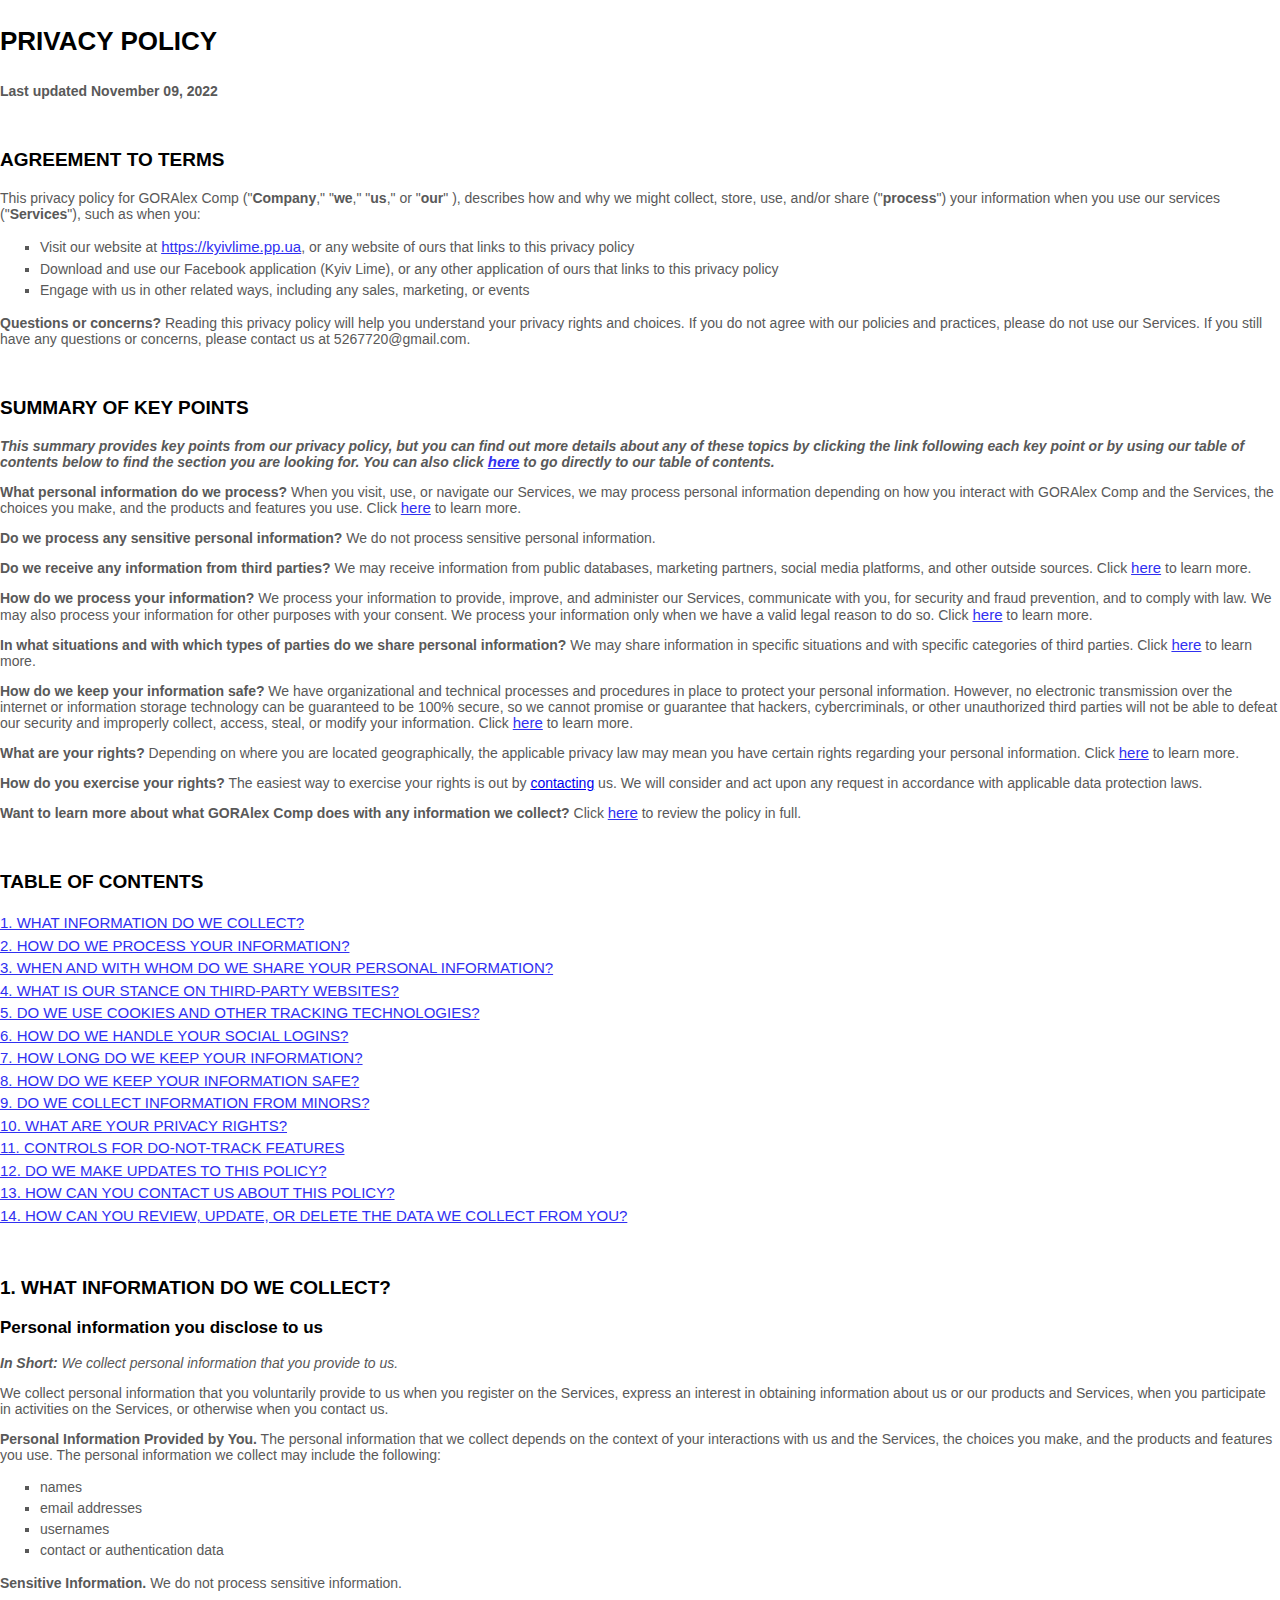
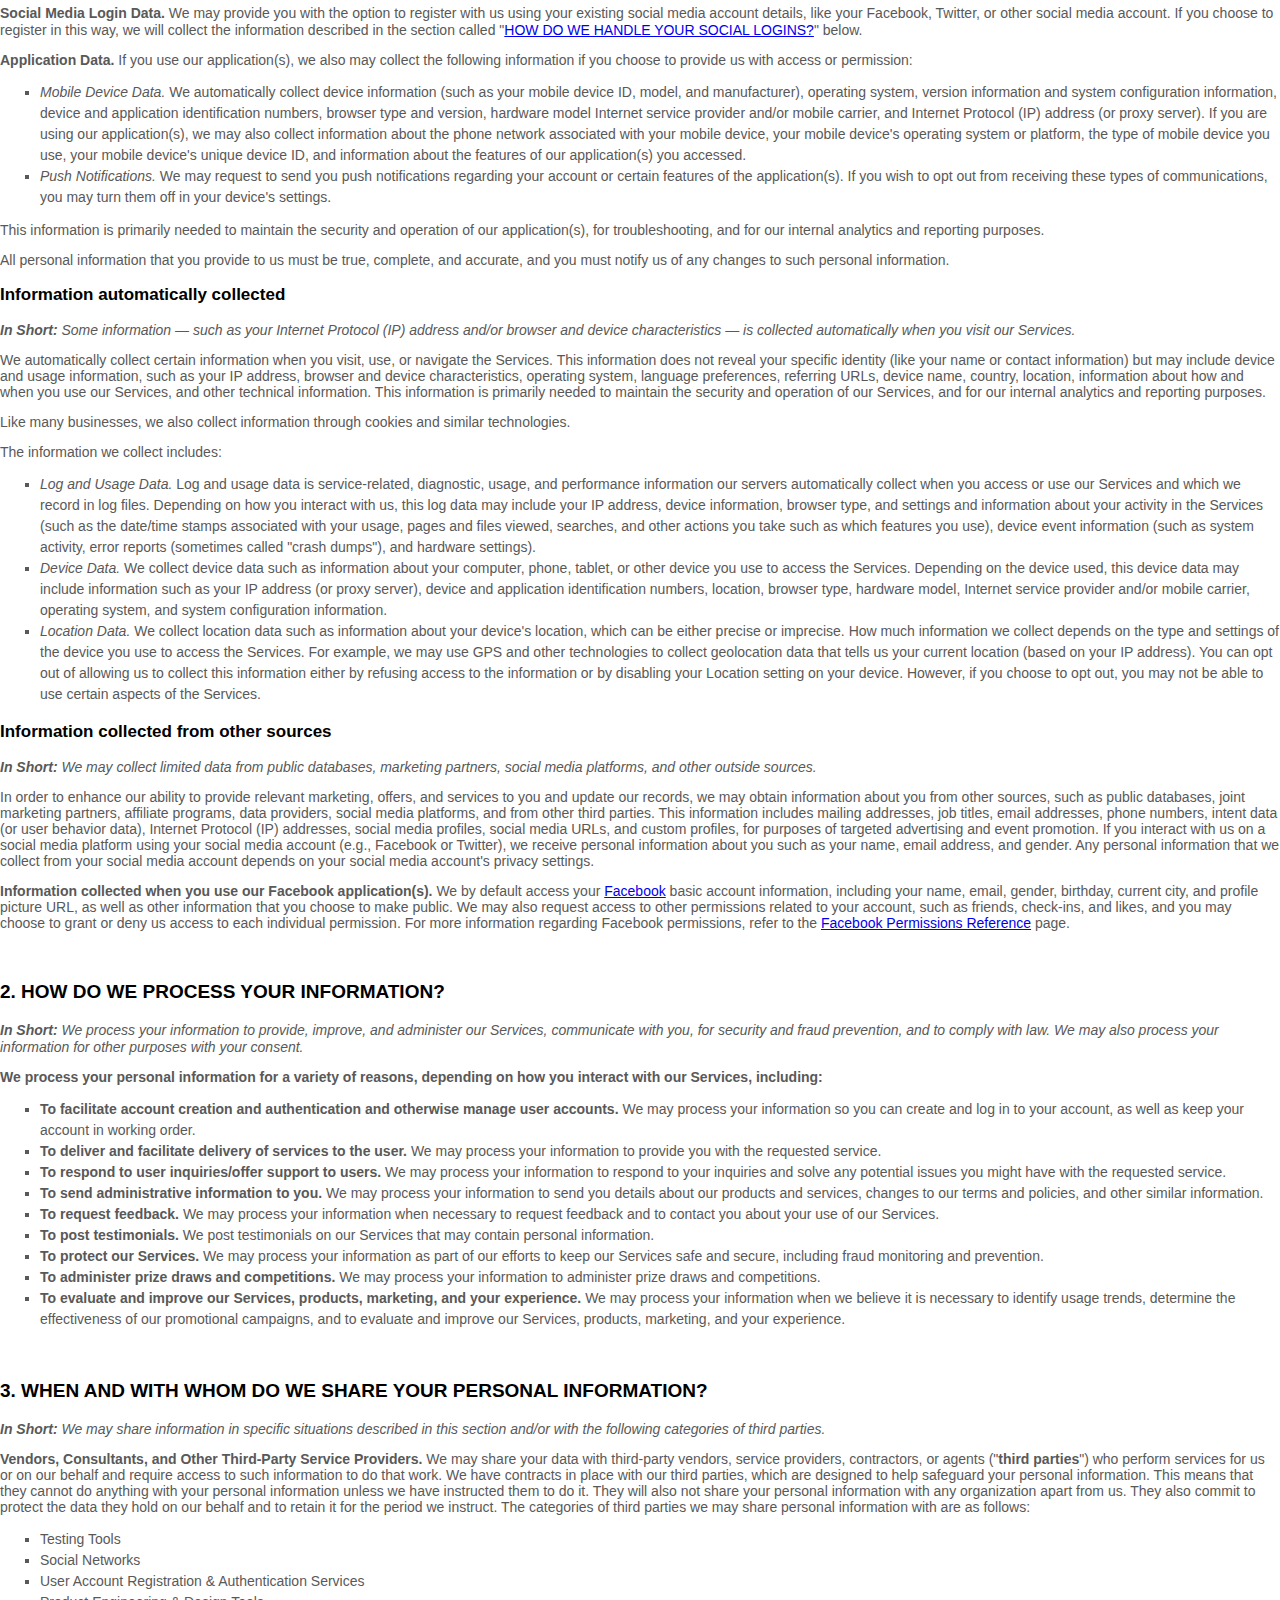
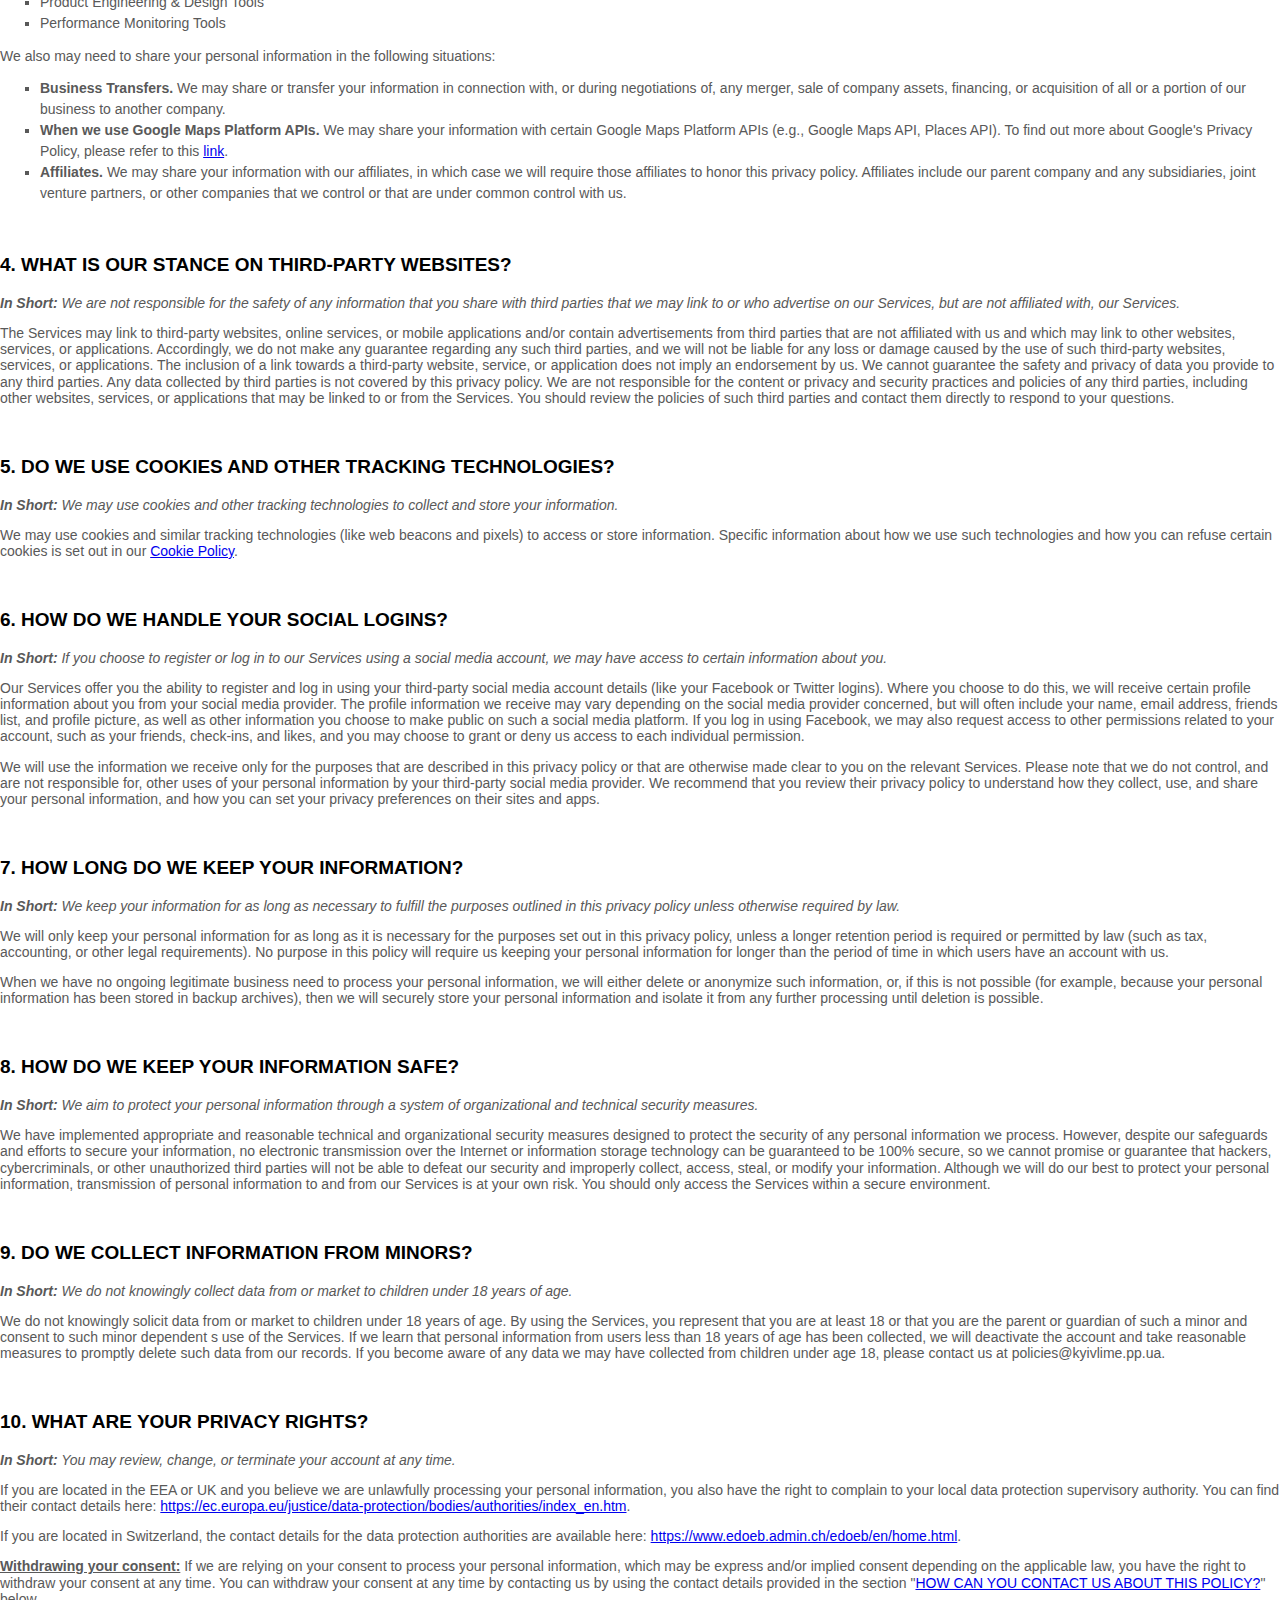
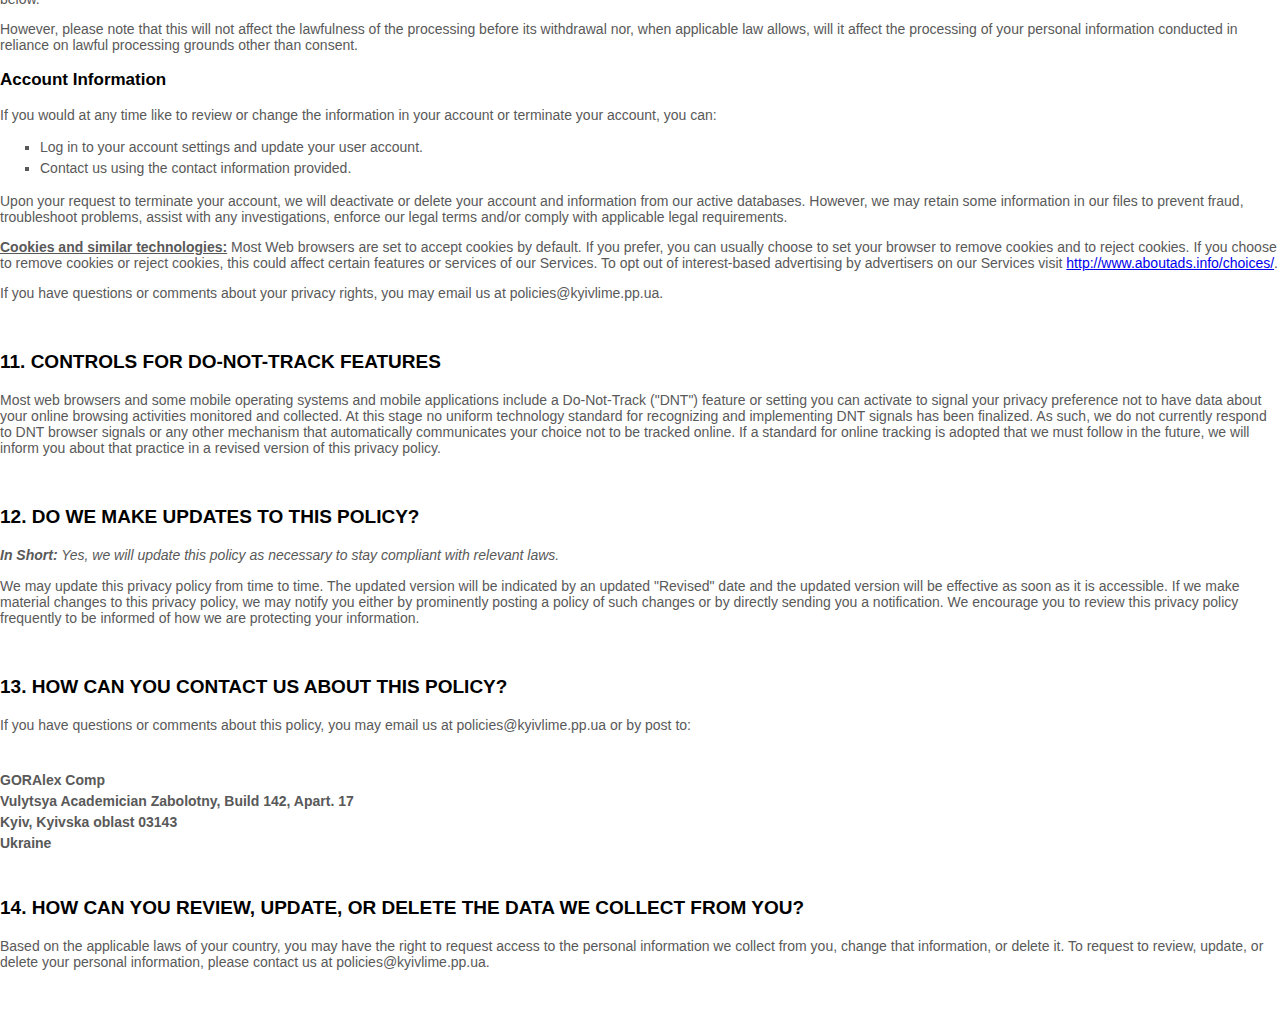
<file: d/privacy-policy.html>
<!DOCTYPE html>
<html lang="en">

<head>
	<meta charset="UTF-8">
	<meta http-equiv="X-UA-Compatible" content="IE=edge">
	<meta name="viewport" content="width=device-width, initial-scale=1.0">
	<title>Privacy Policy - KyivLime</title>
	<style>
		* {
			box-sizing: border-box;
		}

		html,
		body {
			margin: 0;
			padding: 0;
		}

		.policy * {
			font-family: Arial;
			background: transparent;
		}

		.t {
			font-size: 26px;
			font-weight: bold;
			color: #000000;
		}

		.s {
			font-weight: bold;
		}

		.h1,
		.h2 {
			font-weight: bold;
			color: #000000;
		}

		.h1 {
			font-size: 19px;
		}

		.h2 {
			font-size: 17px;
		}

		.s,
		.bt {
			color: #595959;
			font-size: 14px;
		}

		.bt {
			margin-bottom: 50px;
		}

		.bt p {
			line-height: 115%;
		}

		.l {
			font-size: 15px;
			word-break: break-word;
			color: #3030F1;
		}

		.links a {
			display: block;
			line-height: 1.5;
			width: max-content;
		}

		.rules {
			margin-top: 50px;
		}

		.contacts p {
			font-weight: bold;
			line-height: .5;
		}

		ul {
			list-style-type: square;
		}

		ul li {
			line-height: 1.5;
		}
	</style>
</head>

<body>
	<div class="policy">
		<div class="header">
			<p class="t">PRIVACY POLICY</p>
			<p class="s">Last updated November 09, 2022</p>
		</div>
		<div class="rules">
			<div id="agreement">
				<p class="h1">AGREEMENT TO TERMS</p>
				<div class="bt">
					<p>This privacy policy for GORAlex Comp ("<b>Company</b>," "<b>we</b>," "<b>us</b>," or "<b>our</b>" ), describes how and why we might collect, store, use, and/or share ("<b>process</b>") your information when you use our services ("<b>Services</b>"), such as when you:</p>
					<ul>
						<li>Visit our website at <a class="l" href="https://kyivlime.pp.ua">https://kyivlime.pp.ua</a>, or any website of ours that links to this privacy policy</li>
						<li>Download and use our Facebook application (Kyiv Lime), or any other application of ours that links to this privacy policy</li>
						<li>Engage with us in other related ways, including any sales, marketing, or events</li>
					</ul>
					<p><b>Questions or concerns?</b> Reading this privacy policy will help you understand your privacy rights and choices. If you do not agree with our policies and practices, please do not use our Services. If you still have any questions or concerns, please contact us at 5267720@gmail.com.</p>
				</div>
			</div>
			<div id="points">
				<p class="h1">SUMMARY OF KEY POINTS</p>
				<div class="bt">
					<p><b><i>This summary provides key points from our privacy policy, but you can find out more details about any of these topics by clicking the link following each key point or by using our table of contents below to find the section you are looking for. You can also click <a class="l" href="#toc">here</a> to go directly to our table of contents.</i></b></p>
					<p><b>What personal information do we process?</b> When you visit, use, or navigate our Services, we may process personal information depending on how you interact with GORAlex Comp and the Services, the choices you make, and the products and features you use. Click <a class="l" href="#pp-personalinfo">here</a> to learn more.</p>
					<p><b>Do we process any sensitive personal information?</b> We do not process sensitive personal information.</p>
					<p><b>Do we receive any information from third parties?</b> We may receive information from public databases, marketing partners, social media platforms, and other outside sources. Click <a class="l" href="#pp-othersources">here</a> to learn more.</p>
					<p><b>How do we process your information?</b> We process your information to provide, improve, and administer our Services, communicate with you, for security and fraud prevention, and to comply with law. We may also process your information for other purposes with your consent. We process your information only when we have a valid legal reason to do so. Click <a class="l" href="#pp-infouse">here</a> to learn more.</p>
					<p><b>In what situations and with which types of parties do we share personal information?</b> We may share information in specific situations and with specific categories of third parties. Click <a class="l" href="#pp-whoshare">here</a> to learn more.</p>
					<p><b>How do we keep your information safe?</b> We have organizational and technical processes and procedures in place to protect your personal information. However, no electronic transmission over the internet or information storage technology can be guaranteed to be 100% secure, so we cannot promise or guarantee that hackers, cybercriminals, or other unauthorized third parties will not be able to defeat our security and improperly collect, access, steal, or modify your information. Click <a class="l" href="#pp-infosafe">here</a> to learn more.</p>
					<p><b>What are your rights?</b> Depending on where you are located geographically, the applicable privacy law may mean you have certain rights regarding your personal information. Click <a class="l" href="#pp-privacyrights">here</a> to learn more.</p>
					<p><b>How do you exercise your rights?</b> The easiest way to exercise your rights is out by <a href="#pp-contact">contacting</a> us. We will consider and act upon any request in accordance with applicable data protection laws.</p>
					<p><b>Want to learn more about what GORAlex Comp does with any information we collect?</b> Click <a class="l" href="#toc">here</a> to review the policy in full.</p>
				</div>
			</div>
			<div id="toc">
				<p class="h1">TABLE OF CONTENTS</p>
				<div class="bt">
					<div class="links">
						<a class="l" href="#pp-infocollect">1. WHAT INFORMATION DO WE COLLECT?</a>
						<a class="l" href="#pp-infouse">2. HOW DO WE PROCESS YOUR INFORMATION?</a>
						<a class="l" href="#pp-whoshare">3. WHEN AND WITH WHOM DO WE SHARE YOUR PERSONAL INFORMATION?</a>
						<a class="l" href="#pp-3pwebsites">4. WHAT IS OUR STANCE ON THIRD-PARTY WEBSITES?</a>
						<a class="l" href="#pp-cookies">5. DO WE USE COOKIES AND OTHER TRACKING TECHNOLOGIES?</a>
						<a class="l" href="#pp-sociallogins">6. HOW DO WE HANDLE YOUR SOCIAL LOGINS?</a>
						<a class="l" href="#pp-inforetain">7. HOW LONG DO WE KEEP YOUR INFORMATION?</a>
						<a class="l" href="#pp-infosafe">8. HOW DO WE KEEP YOUR INFORMATION SAFE?</a>
						<a class="l" href="#pp-infominors">9. DO WE COLLECT INFORMATION FROM MINORS?</a>
						<a class="l" href="#pp-privacyrights">10. WHAT ARE YOUR PRIVACY RIGHTS?</a>
						<a class="l" href="#pp-dnt">11. CONTROLS FOR DO-NOT-TRACK FEATURES</a>
						<a class="l" href="#pp-policyupdates">12. DO WE MAKE UPDATES TO THIS POLICY?</a>
						<a class="l" href="#pp-contact">13. HOW CAN YOU CONTACT US ABOUT THIS POLICY?</a>
						<a class="l" href="#pp-request">14. HOW CAN YOU REVIEW, UPDATE, OR DELETE THE DATA WE COLLECT FROM YOU?</a>
					</div>
				</div>
			</div>
			<div id="infocollect">
				<p class="h1">1. WHAT INFORMATION DO WE COLLECT?</p>
				<div class="bt">
					<p class="h2" id="pp-personalinfo">Personal information you disclose to us</p>
					<p><i><b>In Short:</b> We collect personal information that you provide to us.</i></p>
					<p>We collect personal information that you voluntarily provide to us when you register on the Services, express an interest in obtaining information about us or our products and Services, when you participate in activities on the Services, or otherwise when you contact us.</p>
					<p><b>Personal Information Provided by You.</b> The personal information that we collect depends on the context of your interactions with us and the Services, the choices you make, and the products and features you use. The personal information we collect may include the following:</p>
					<ul>
						<li>names</li>
						<li>email addresses</li>
						<li>usernames</li>
						<li>contact or authentication data</li>
					</ul>
					<p><b>Sensitive Information.</b> We do not process sensitive information.</p>
					<p><b>Social Media Login Data.</b> We may provide you with the option to register with us using your existing social media account details, like your Facebook, Twitter, or other social media account. If you choose to register in this way, we will collect the information described in the section called "<a href="#pp-sociallogins">HOW DO WE HANDLE YOUR SOCIAL LOGINS?</a>" below.</p>
					<p><b>Application Data.</b> If you use our application(s), we also may collect the following information if you choose to provide us with access or permission:</p>
					<ul>
						<li><i>Mobile Device Data.</i> We automatically collect device information (such as your mobile device ID, model, and manufacturer), operating system, version information and system configuration information, device and application identification numbers, browser type and version, hardware model Internet service provider and/or mobile carrier, and Internet Protocol (IP) address (or proxy server). If you are using our application(s), we may also collect information about the phone network associated with your mobile device, your mobile device's operating system or platform, the type of mobile device you use, your mobile device's unique device ID, and information about the features of our application(s) you accessed.</li>
						<li><i>Push Notifications.</i> We may request to send you push notifications regarding your account or certain features of the application(s). If you wish to opt out from receiving these types of communications, you may turn them off in your device's settings.</li>
					</ul>
					<p>This information is primarily needed to maintain the security and operation of our application(s), for troubleshooting, and for our internal analytics and reporting purposes.</p>
					<p>All personal information that you provide to us must be true, complete, and accurate, and you must notify us of any changes to such personal information.</p>
					<p class="h2">Information automatically collected</p>
					<p><i><b>In Short:</b> Some information — such as your Internet Protocol (IP) address and/or browser and device characteristics — is collected automatically when you visit our Services.</i></p>
					<p>We automatically collect certain information when you visit, use, or navigate the Services. This information does not reveal your specific identity (like your name or contact information) but may include device and usage information, such as your IP address, browser and device characteristics, operating system, language preferences, referring URLs, device name, country, location, information about how and when you use our Services, and other technical information. This information is primarily needed to maintain the security and operation of our Services, and for our internal analytics and reporting purposes.</p>
					<p>Like many businesses, we also collect information through cookies and similar technologies.</p>
					<p>The information we collect includes:</p>
					<ul>
						<li><i>Log and Usage Data.</i> Log and usage data is service-related, diagnostic, usage, and performance information our servers automatically collect when you access or use our Services and which we record in log files. Depending on how you interact with us, this log data may include your IP address, device information, browser type, and settings and information about your activity in the Services (such as the date/time stamps associated with your usage, pages and files viewed, searches, and other actions you take such as which features you use), device event information (such as system activity, error reports (sometimes called "crash dumps"), and hardware settings).</li>
						<li><i>Device Data.</i> We collect device data such as information about your computer, phone, tablet, or other device you use to access the Services. Depending on the device used, this device data may include information such as your IP address (or proxy server), device and application identification numbers, location, browser type, hardware model, Internet service provider and/or mobile carrier, operating system, and system configuration information.</li>
						<li><i>Location Data.</i> We collect location data such as information about your device's location, which can be either precise or imprecise. How much information we collect depends on the type and settings of the device you use to access the Services. For example, we may use GPS and other technologies to collect geolocation data that tells us your current location (based on your IP address). You can opt out of allowing us to collect this information either by refusing access to the information or by disabling your Location setting on your device. However, if you choose to opt out, you may not be able to use certain aspects of the Services.</li>
					</ul>
					<p class="h2" id="pp-othersources">Information collected from other sources</p>
					<p><i><b>In Short:</b> We may collect limited data from public databases, marketing partners, social media platforms, and other outside sources.</i></p>
					<p>In order to enhance our ability to provide relevant marketing, offers, and services to you and update our records, we may obtain information about you from other sources, such as public databases, joint marketing partners, affiliate programs, data providers, social media platforms, and from other third parties. This information includes mailing addresses, job titles, email addresses, phone numbers, intent data (or user behavior data), Internet Protocol (IP) addresses, social media profiles, social media URLs, and custom profiles, for purposes of targeted advertising and event promotion. If you interact with us on a social media platform using your social media account (e.g., Facebook or Twitter), we receive personal information about you such as your name, email address, and gender. Any personal information that we collect from your social media account depends on your social media account's privacy settings.</p>
					<p><b>Information collected when you use our Facebook application(s).</b> We by default access your <a href="https://www.facebook.com/about/privacy/">Facebook</a> basic account information, including your name, email, gender, birthday, current city, and profile picture URL, as well as other information that you choose to make public. We may also request access to other permissions related to your account, such as friends, check-ins, and likes, and you may choose to grant or deny us access to each individual permission. For more information regarding Facebook permissions, refer to the <a href="https://developers.facebook.com/docs/facebook-login/permissions">Facebook Permissions Reference</a> page.</p>
				</div>
			</div>
			<div id="pp-infouse">
				<p class="h1">2. HOW DO WE PROCESS YOUR INFORMATION?</p>
				<div class="bt">
					<p><i><b>In Short:</b> We process your information to provide, improve, and administer our Services, communicate with you, for security and fraud prevention, and to comply with law. We may also process your information for other purposes with your consent.</i></p>
					<p><b>We process your personal information for a variety of reasons, depending on how you interact with our Services, including:</b></p>
					<ul>
						<li><b>To facilitate account creation and authentication and otherwise manage user accounts.</b> We may process your information so you can create and log in to your account, as well as keep your account in working order.</li>
						<li><b>To deliver and facilitate delivery of services to the user.</b> We may process your information to provide you with the requested service.</li>
						<li><b>To respond to user inquiries/offer support to users.</b> We may process your information to respond to your inquiries and solve any potential issues you might have with the requested service.</li>
						<li><b>To send administrative information to you.</b> We may process your information to send you details about our products and services, changes to our terms and policies, and other similar information.</li>
						<li><b>To request feedback.</b> We may process your information when necessary to request feedback and to contact you about your use of our Services.</li>
						<li><b>To post testimonials.</b> We post testimonials on our Services that may contain personal information.</li>
						<li><b>To protect our Services.</b> We may process your information as part of our efforts to keep our Services safe and secure, including fraud monitoring and prevention.</li>
						<li><b>To administer prize draws and competitions.</b> We may process your information to administer prize draws and competitions.</li>
						<li><b>To evaluate and improve our Services, products, marketing, and your experience.</b> We may process your information when we believe it is necessary to identify usage trends, determine the effectiveness of our promotional campaigns, and to evaluate and improve our Services, products, marketing, and your experience.</li>
					</ul>
				</div>
			</div>
			<div id="whoshare">
				<p class="h1">3. WHEN AND WITH WHOM DO WE SHARE YOUR PERSONAL INFORMATION?</p>
				<div class="bt">
					<p><i><b>In Short:</b> We may share information in specific situations described in this section and/or with the following categories of third parties.</i></p>
					<p><b>Vendors, Consultants, and Other Third-Party Service Providers.</b> We may share your data with third-party vendors, service providers, contractors, or agents ("<b>third parties</b>") who perform services for us or on our behalf and require access to such information to do that work. We have contracts in place with our third parties, which are designed to help safeguard your personal information. This means that they cannot do anything with your personal information unless we have instructed them to do it. They will also not share your personal information with any organization apart from us. They also commit to protect the data they hold on our behalf and to retain it for the period we instruct. The categories of third parties we may share personal information with are as follows:</p>
					<ul>
						<li>Testing Tools</li>
						<li>Social Networks</li>
						<li>User Account Registration & Authentication Services</li>
						<li>Product Engineering & Design Tools</li>
						<li>Performance Monitoring Tools</li>
					</ul>
					We also may need to share your personal information in the following situations:
					<ul>
						<li><b>Business Transfers.</b> We may share or transfer your information in connection with, or during negotiations of, any merger, sale of company assets, financing, or acquisition of all or a portion of our business to another company.</li>
						<li><b>When we use Google Maps Platform APIs.</b> We may share your information with certain Google Maps Platform APIs (e.g., Google Maps API, Places API). To find out more about Google's Privacy Policy, please refer to this <a href="https://policies.google.com/privacy">link</a>.</li>
						<li><b>Affiliates.</b> We may share your information with our affiliates, in which case we will require those affiliates to honor this privacy policy. Affiliates include our parent company and any subsidiaries, joint venture partners, or other companies that we control or that are under common control with us.</li>
					</ul>
				</div>
			</div>
			<div id="3pwebsites">
				<p class="h1">4. WHAT IS OUR STANCE ON THIRD-PARTY WEBSITES?</p>
				<div class="bt">
					<p><i><b>In Short:</b> We are not responsible for the safety of any information that you share with third parties that we may link to or who advertise on our Services, but are not affiliated with, our Services.</i></p>
					<p>The Services may link to third-party websites, online services, or mobile applications and/or contain advertisements from third parties that are not affiliated with us and which may link to other websites, services, or applications. Accordingly, we do not make any guarantee regarding any such third parties, and we will not be liable for any loss or damage caused by the use of such third-party websites, services, or applications. The inclusion of a link towards a third-party website, service, or application does not imply an endorsement by us. We cannot guarantee the safety and privacy of data you provide to any third parties. Any data collected by third parties is not covered by this privacy policy. We are not responsible for the content or privacy and security practices and policies of any third parties, including other websites, services, or applications that may be linked to or from the Services. You should review the policies of such third parties and contact them directly to respond to your questions.</p>
				</div>
			</div>
			<div id="pp-cookies">
				<p class="h1">5. DO WE USE COOKIES AND OTHER TRACKING TECHNOLOGIES?</p>
				<div class="bt">
					<p><i><b>In Short:</b> We may use cookies and other tracking technologies to collect and store your information.</i></p>
					<p>We may use cookies and similar tracking technologies (like web beacons and pixels) to access or store information. Specific information about how we use such technologies and how you can refuse certain cookies is set out in our <a href="https://policies.kyivlime.pp.ua/#cookie-policy">Cookie Policy</a>.</p>
				</div>
			</div>
			<div id="pp-sociallogins">
				<p class="h1">6. HOW DO WE HANDLE YOUR SOCIAL LOGINS?</p>
				<div class="bt">
					<p><i><b>In Short:</b> If you choose to register or log in to our Services using a social media account, we may have access to certain information about you.</i></p>
					<p>Our Services offer you the ability to register and log in using your third-party social media account details (like your Facebook or Twitter logins). Where you choose to do this, we will receive certain profile information about you from your social media provider. The profile information we receive may vary depending on the social media provider concerned, but will often include your name, email address, friends list, and profile picture, as well as other information you choose to make public on such a social media platform. If you log in using Facebook, we may also request access to other permissions related to your account, such as your friends, check-ins, and likes, and you may choose to grant or deny us access to each individual permission.</p>
					<p>We will use the information we receive only for the purposes that are described in this privacy policy or that are otherwise made clear to you on the relevant Services. Please note that we do not control, and are not responsible for, other uses of your personal information by your third-party social media provider. We recommend that you review their privacy policy to understand how they collect, use, and share your personal information, and how you can set your privacy preferences on their sites and apps.</p>
				</div>
			</div>
			<div id="pp-inforetain">
				<p class="h1">7. HOW LONG DO WE KEEP YOUR INFORMATION?</p>
				<div class="bt">
					<p><i><b>In Short:</b> We keep your information for as long as necessary to fulfill the purposes outlined in this privacy policy unless otherwise required by law.</i></p>
					<p>We will only keep your personal information for as long as it is necessary for the purposes set out in this privacy policy, unless a longer retention period is required or permitted by law (such as tax, accounting, or other legal requirements). No purpose in this policy will require us keeping your personal information for longer than the period of time in which users have an account with us.</p>
					<p>When we have no ongoing legitimate business need to process your personal information, we will either delete or anonymize such information, or, if this is not possible (for example, because your personal information has been stored in backup archives), then we will securely store your personal information and isolate it from any further processing until deletion is possible.</p>
				</div>
			</div>
			<div id="pp-infosafe">
				<p class="h1">8. HOW DO WE KEEP YOUR INFORMATION SAFE?</p>
				<div class="bt">
					<p><i><b>In Short:</b> We aim to protect your personal information through a system of organizational and technical security measures.</i></p>
					<p>We have implemented appropriate and reasonable technical and organizational security measures designed to protect the security of any personal information we process. However, despite our safeguards and efforts to secure your information, no electronic transmission over the Internet or information storage technology can be guaranteed to be 100% secure, so we cannot promise or guarantee that hackers, cybercriminals, or other unauthorized third parties will not be able to defeat our security and improperly collect, access, steal, or modify your information. Although we will do our best to protect your personal information, transmission of personal information to and from our Services is at your own risk. You should only access the Services within a secure environment.</p>
				</div>
			</div>
			<div id="pp-infominors">
				<p class="h1">9. DO WE COLLECT INFORMATION FROM MINORS?</p>
				<div class="bt">
					<p><i><b>In Short:</b> We do not knowingly collect data from or market to children under 18 years of age.</i></p>
					<p>We do not knowingly solicit data from or market to children under 18 years of age. By using the Services, you represent that you are at least 18 or that you are the parent or guardian of such a minor and consent to such minor dependent s use of the Services. If we learn that personal information from users less than 18 years of age has been collected, we will deactivate the account and take reasonable measures to promptly delete such data from our records. If you become aware of any data we may have collected from children under age 18, please contact us at policies@kyivlime.pp.ua.</p>
				</div>
			</div>
			<div id="pp-privacyrights">
				<p class="h1">10. WHAT ARE YOUR PRIVACY RIGHTS?</p>
				<div class="bt">
					<p><i><b>In Short:</b> You may review, change, or terminate your account at any time.</i>
					<p>If you are located in the EEA or UK and you believe we are unlawfully processing your personal information, you also have the right to complain to your local data protection supervisory authority. You can find their contact details here: <a href="https://ec.europa.eu/justice/data-protection/bodies/authorities/index_en.htm">https://ec.europa.eu/justice/data-protection/bodies/authorities/index_en.htm</a>.</p>
					<p>If you are located in Switzerland, the contact details for the data protection authorities are available here: <a href="https://www.edoeb.admin.ch/edoeb/en/home.html">https://www.edoeb.admin.ch/edoeb/en/home.html</a>.</p>
					<p><u><b>Withdrawing your consent:</b></u> If we are relying on your consent to process your personal information, which may be express and/or implied consent depending on the applicable law, you have the right to withdraw your consent at any time. You can withdraw your consent at any time by contacting us by using the contact details provided in the section "<a href="#pp-contact">HOW CAN YOU CONTACT US ABOUT THIS POLICY?</a>" below.</p>
					<p>However, please note that this will not affect the lawfulness of the processing before its withdrawal nor, when applicable law allows, will it affect the processing of your personal information conducted in reliance on lawful processing grounds other than consent.</p>
					<p class="h2">Account Information</p>
					<p>If you would at any time like to review or change the information in your account or terminate your account, you can:</p>
					<ul>
						<li>Log in to your account settings and update your user account.</li>
						<li>Contact us using the contact information provided.</li>
					</ul>
					<p>Upon your request to terminate your account, we will deactivate or delete your account and information from our active databases. However, we may retain some information in our files to prevent fraud, troubleshoot problems, assist with any investigations, enforce our legal terms and/or comply with applicable legal requirements.</p>
					<p><u><b>Cookies and similar technologies:</b></u> Most Web browsers are set to accept cookies by default. If you prefer, you can usually choose to set your browser to remove cookies and to reject cookies. If you choose to remove cookies or reject cookies, this could affect certain features or services of our Services. To opt out of interest-based advertising by advertisers on our Services visit <a href="http://www.aboutads.info/choices/">http://www.aboutads.info/choices/</a>.</p>
					<p>If you have questions or comments about your privacy rights, you may email us at policies@kyivlime.pp.ua.</p>
				</div>
			</div>
			<div id="pp-dnt">
				<p class="h1">11. CONTROLS FOR DO-NOT-TRACK FEATURES</p>
				<div class="bt">
					<p>Most web browsers and some mobile operating systems and mobile applications include a Do-Not-Track ("DNT") feature or setting you can activate to signal your privacy preference not to have data about your online browsing activities monitored and collected. At this stage no uniform technology standard for recognizing and implementing DNT signals has been finalized. As such, we do not currently respond to DNT browser signals or any other mechanism that automatically communicates your choice not to be tracked online. If a standard for online tracking is adopted that we must follow in the future, we will inform you about that practice in a revised version of this privacy policy.</p>
				</div>
			</div>
			<div id="pp-policyupdates">
				<p class="h1">12. DO WE MAKE UPDATES TO THIS POLICY?</p>
				<div class="bt">
					<p><i><b>In Short:</b> Yes, we will update this policy as necessary to stay compliant with relevant laws.</i></p>
					<p>We may update this privacy policy from time to time. The updated version will be indicated by an updated "Revised" date and the updated version will be effective as soon as it is accessible. If we make material changes to this privacy policy, we may notify you either by prominently posting a policy of such changes or by directly sending you a notification. We encourage you to review this privacy policy frequently to be informed of how we are protecting your information.</p>
				</div>
			</div>
			<div id="pp-contact">
				<p class="h1">13. HOW CAN YOU CONTACT US ABOUT THIS POLICY?</p>
				<div class="bt">
					<p>If you have questions or comments about this policy, you may email us at policies@kyivlime.pp.ua or by post to:</p>
					<br>
					<div class="contacts">
						<p>GORAlex Comp</p>
						<p>Vulytsya Academician Zabolotny, Build 142, Apart. 17</p>
						<p>Kyiv, Kyivska oblast 03143</p>
						<p>Ukraine</p>
					</div>
				</div>
			</div>
			<div id="pp-request">
				<p class="h1">14. HOW CAN YOU REVIEW, UPDATE, OR DELETE THE DATA WE COLLECT FROM YOU?</p>
				<div class="bt">
					<p>Based on the applicable laws of your country, you may have the right to request access to the personal information we collect from you, change that information, or delete it. To request to review, update, or delete your personal information, please contact us at policies@kyivlime.pp.ua.</p>
				</div>
			</div>
		</div>
	</div>
</body>

</html>
</file>
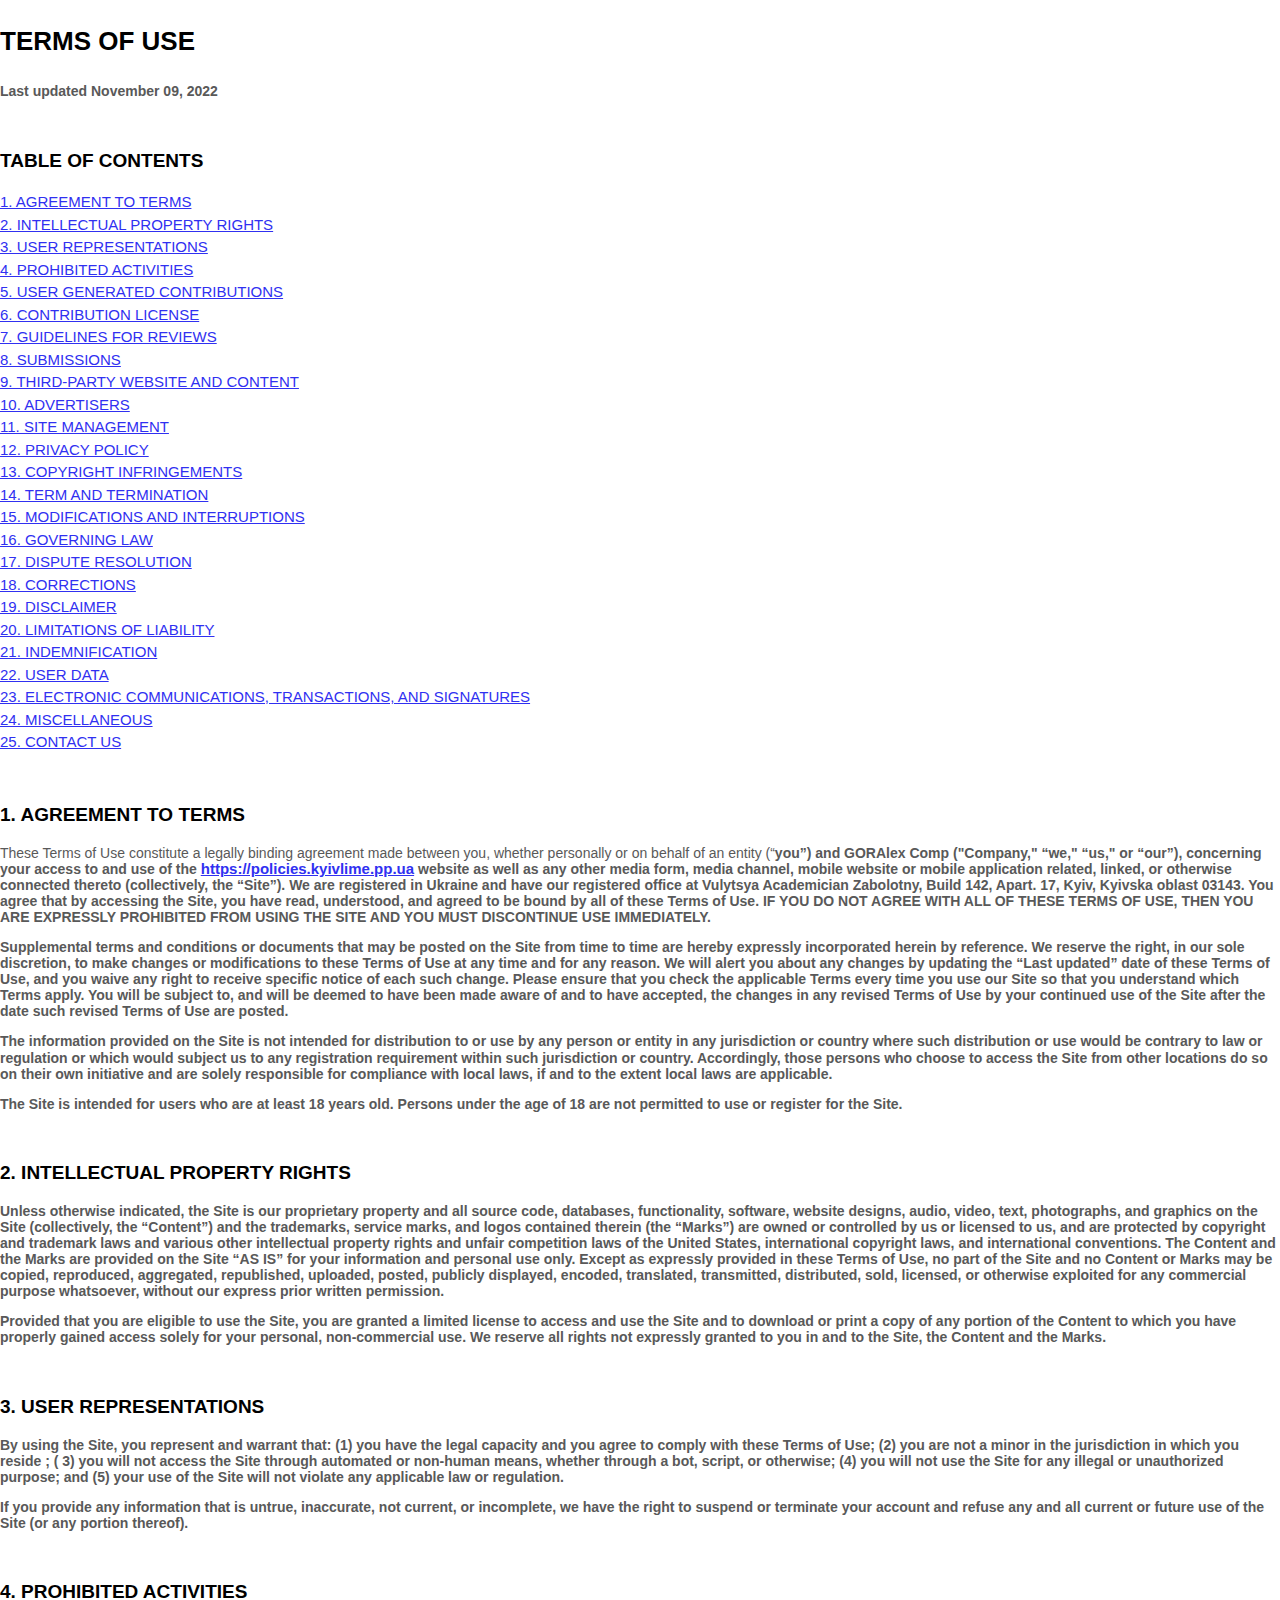
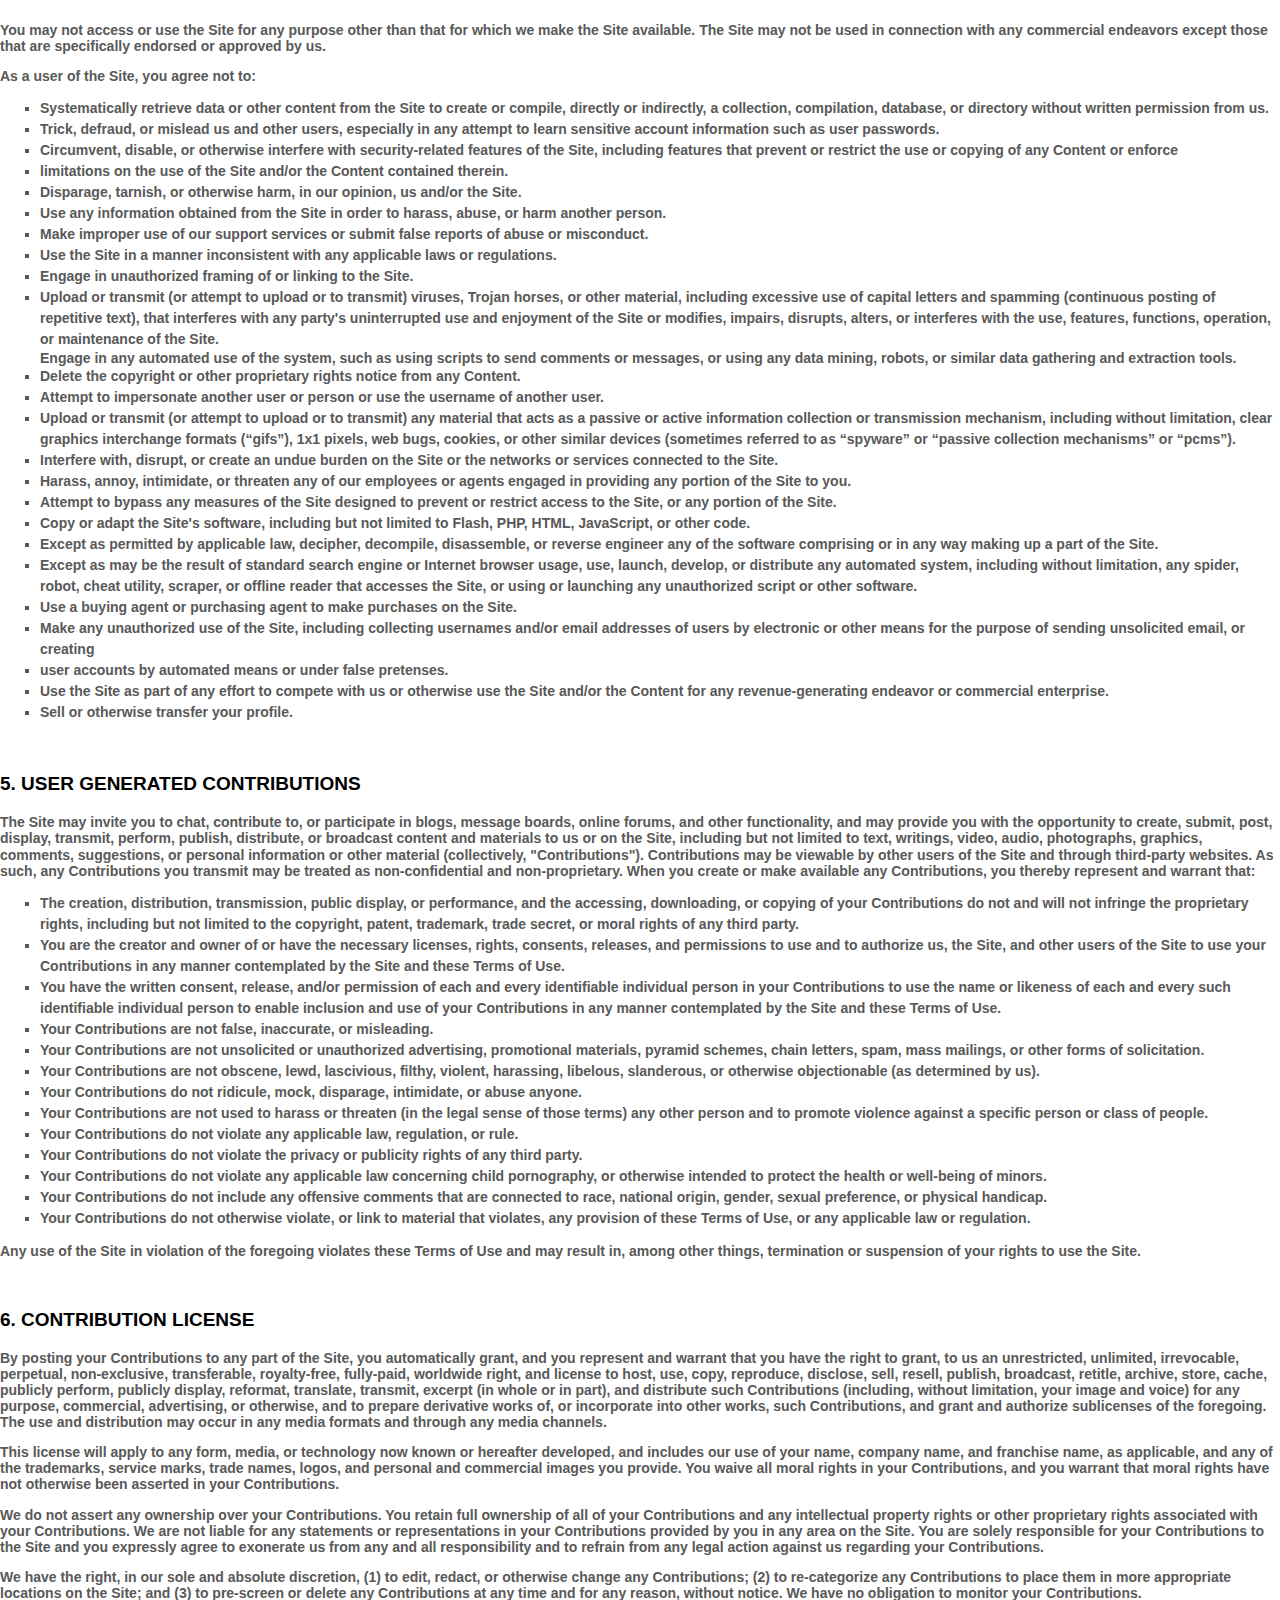
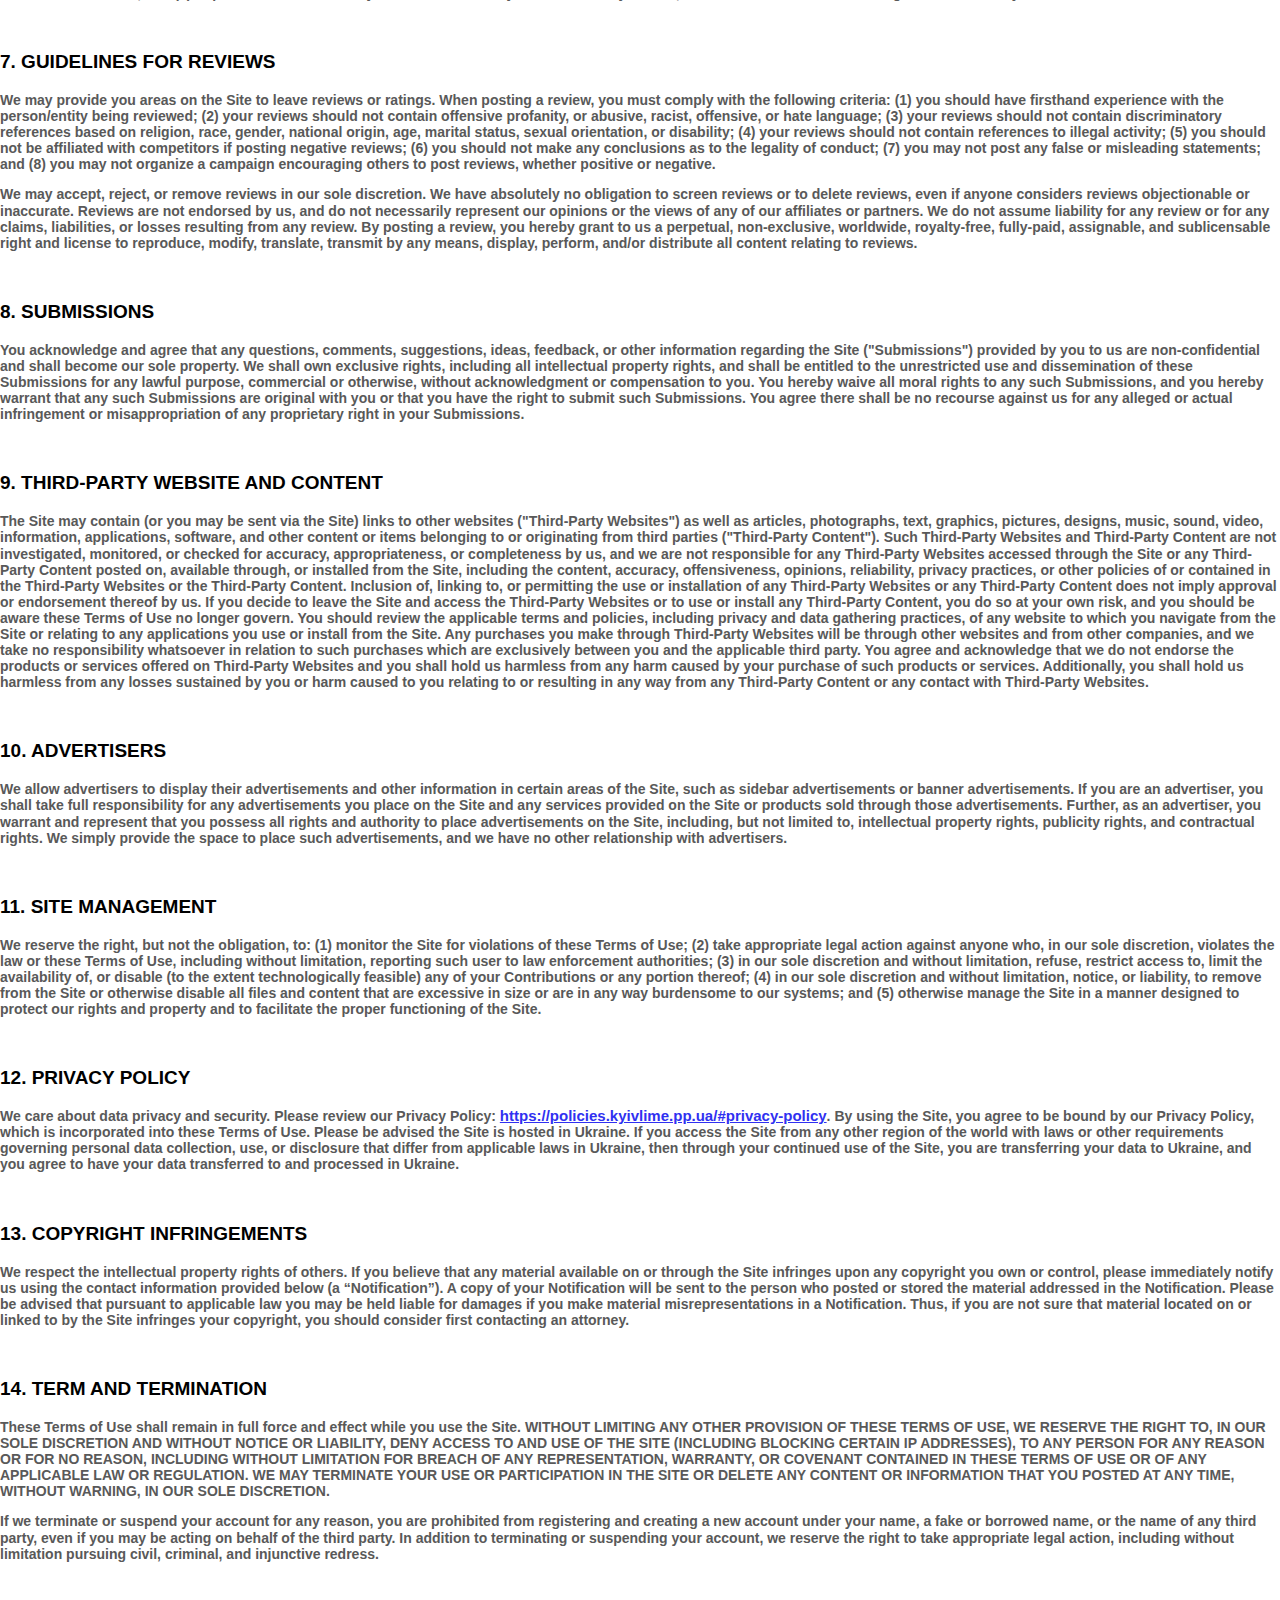
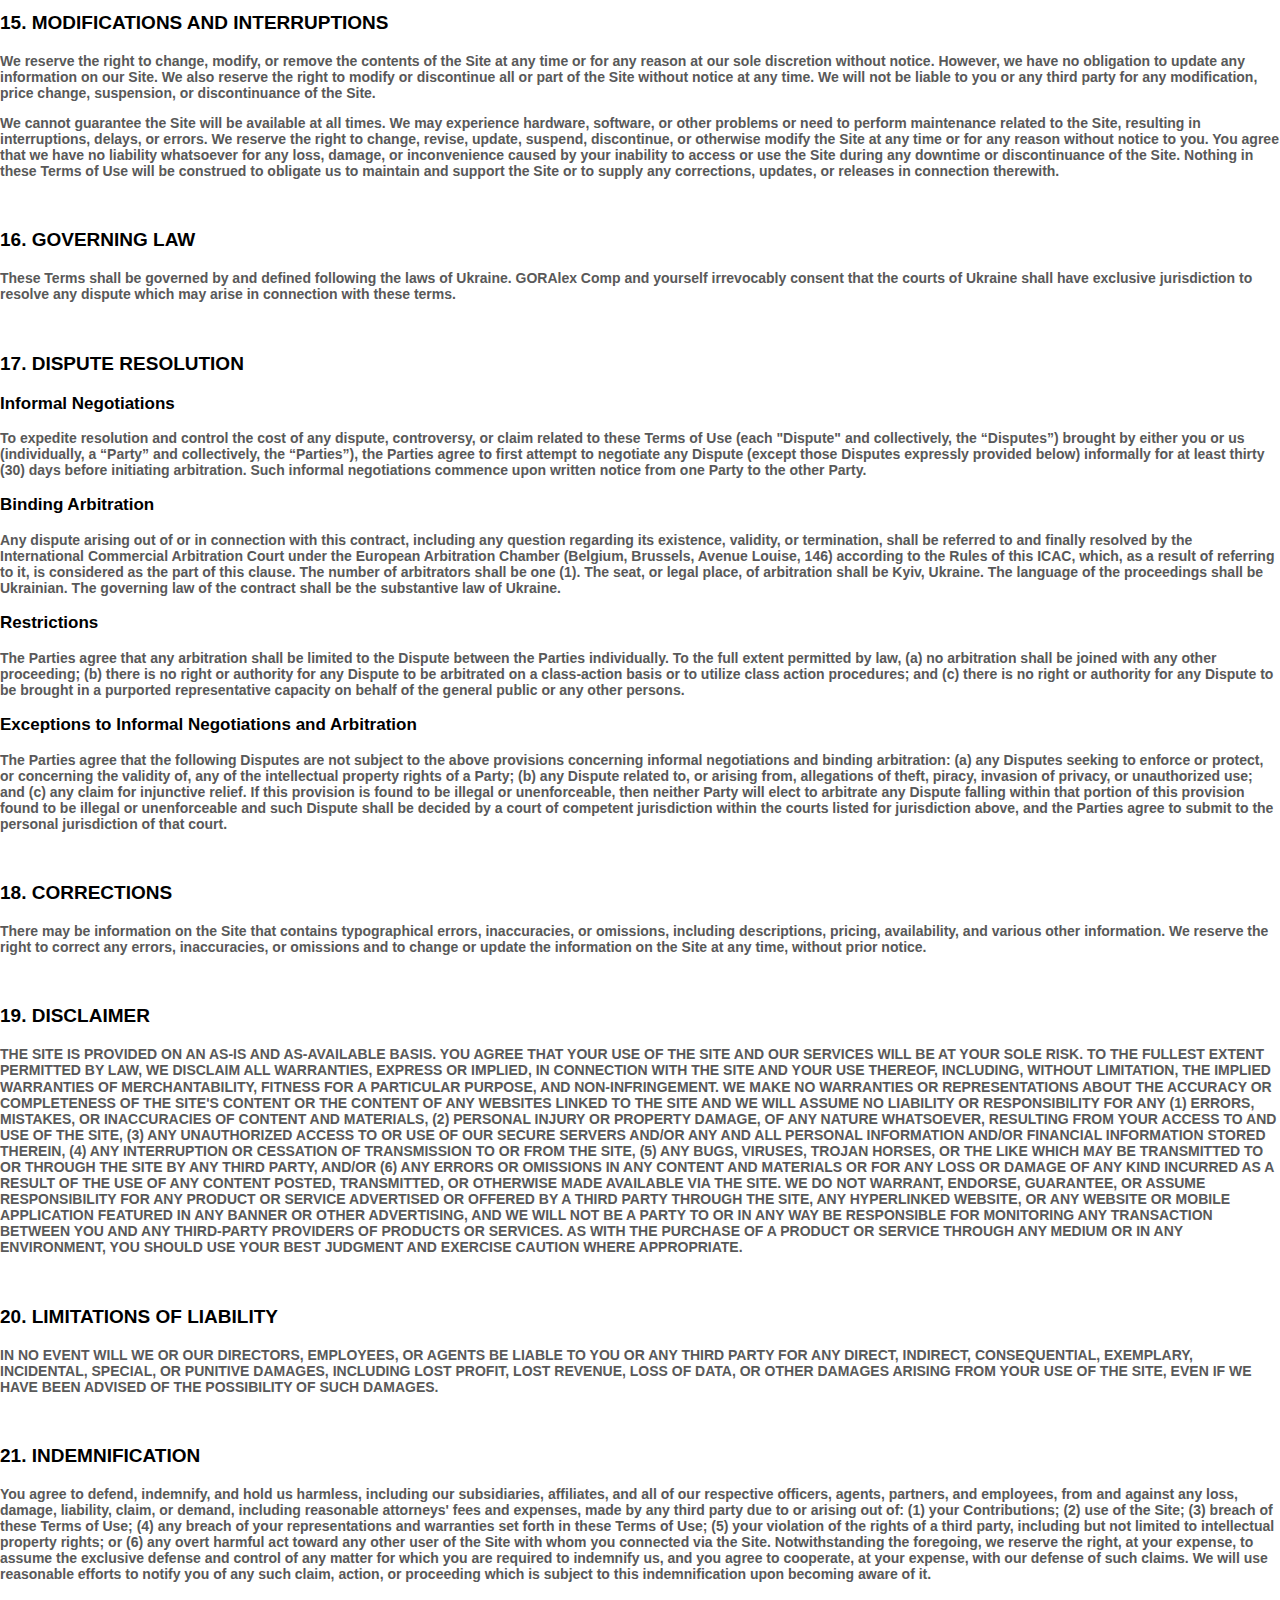
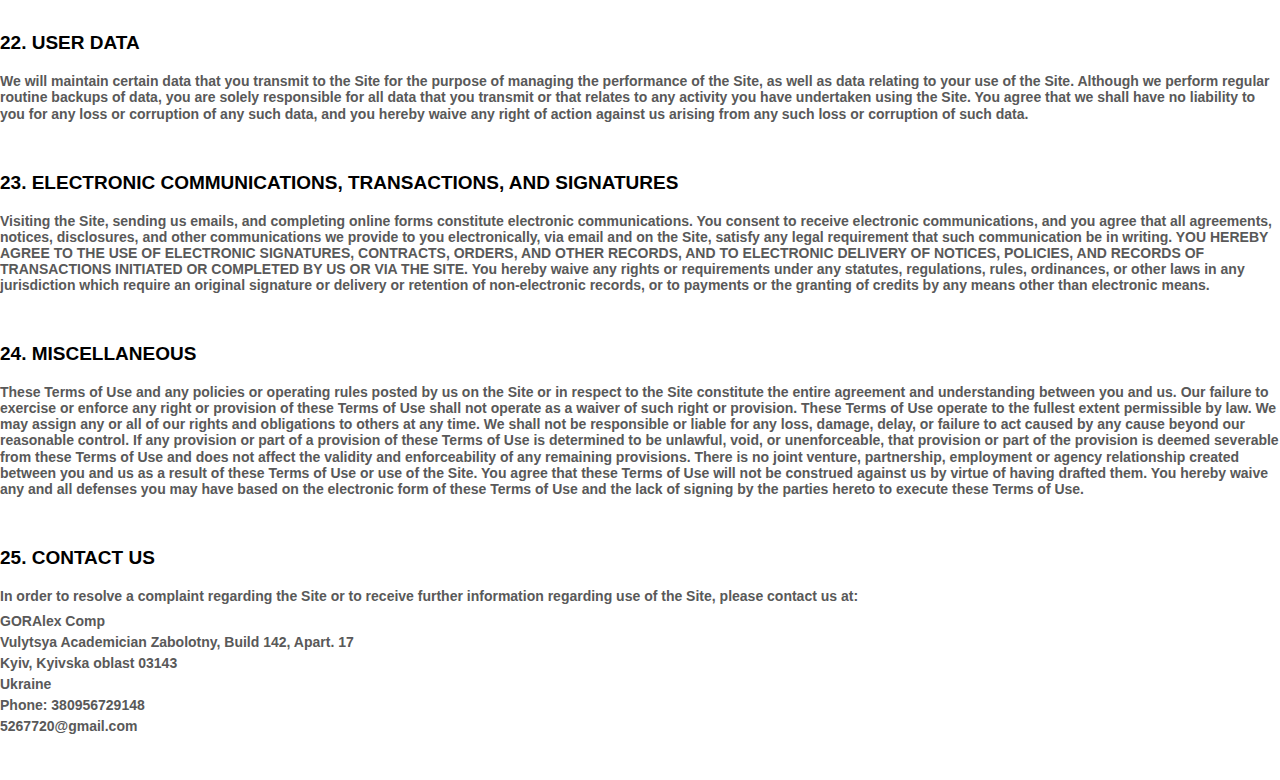
<file: d/terms-of-use.html>
<!DOCTYPE html>
<html lang="en">

<head>
	<meta charset="UTF-8">
	<meta http-equiv="X-UA-Compatible" content="IE=edge">
	<meta name="viewport" content="width=device-width, initial-scale=1.0">
	<title>Terms of Use - KyivLime</title>
	<style>
		* {
			box-sizing: border-box;
		}

		html,
		body {
			margin: 0;
			padding: 0;
		}

		.terms * {
			font-family: Arial;
			background: transparent;
		}

		.t {
			font-size: 26px;
			font-weight: bold;
			color: #000000;
		}

		.s {
			font-weight: bold;
		}

		.h1,
		.h2 {
			font-weight: bold;
			color: #000000;
		}

		.h1 {
			font-size: 19px;
		}

		.h2 {
			font-size: 17px;
		}

		.s,
		.bt {
			color: #595959;
			font-size: 14px;
		}

		.bt {
			margin-bottom: 50px;
		}

		.bt p {
			line-height: 115%;
		}

		.l {
			font-size: 15px;
			word-break: break-word;
			color: #3030F1;
		}

		.links a {
			display: block;
			line-height: 1.5;
			width: max-content;
		}

		.rules {
			margin-top: 50px;
		}

		.contacts p {
			font-weight: bold;
			line-height: .5;
		}

		ul {
			list-style-type: square;
		}

		ul li {
			line-height: 1.5;
		}
	</style>
</head>

<body>
	<div class="terms">
		<div class="header">
			<p class="t">TERMS OF USE</p>
			<p class="s">Last updated November 09, 2022</p>
			<br>
			<p class="h1">TABLE OF CONTENTS</p>
		</div>
		<div class="links">
			<a class="l" href="#agreement">1. AGREEMENT TO TERMS</a>
			<a class="l" href="#ip">2. INTELLECTUAL PROPERTY RIGHTS</a>
			<a class="l" href="#userreps">3. USER REPRESENTATIONS</a>
			<a class="l" href="#prohibited">4. PROHIBITED ACTIVITIES</a>
			<a class="l" href="#ugc">5. USER GENERATED CONTRIBUTIONS</a>
			<a class="l" href="#license">6. CONTRIBUTION LICENSE</a>
			<a class="l" href="#reviews">7. GUIDELINES FOR REVIEWS</a>
			<a class="l" href="#submissions">8. SUBMISSIONS</a>
			<a class="l" href="#thirdparty">9. THIRD-PARTY WEBSITE AND CONTENT</a>
			<a class="l" href="#advertisers">10. ADVERTISERS</a>
			<a class="l" href="#sitemanage">11. SITE MANAGEMENT</a>
			<a class="l" href="#privacypolicy">12. PRIVACY POLICY</a>
			<a class="l" href="#copyright">13. COPYRIGHT INFRINGEMENTS</a>
			<a class="l" href="#terms">14. TERM AND TERMINATION</a>
			<a class="l" href="#modifications">15. MODIFICATIONS AND INTERRUPTIONS</a>
			<a class="l" href="#law">16. GOVERNING LAW</a>
			<a class="l" href="#disputes">17. DISPUTE RESOLUTION</a>
			<a class="l" href="#corrections">18. CORRECTIONS</a>
			<a class="l" href="#disclaimer">19. DISCLAIMER</a>
			<a class="l" href="#liability">20. LIMITATIONS OF LIABILITY</a>
			<a class="l" href="#indemnification">21. INDEMNIFICATION</a>
			<a class="l" href="#userdata">22. USER DATA</a>
			<a class="l" href="#electronic">23. ELECTRONIC COMMUNICATIONS, TRANSACTIONS, AND SIGNATURES</a>
			<a class="l" href="#misc">24. MISCELLANEOUS</a>
			<a class="l" href="#contact">25. CONTACT US</a>
		</div>
		<div class="rules">
			<div id="agreement">
				<p class="h1">1. AGREEMENT TO TERMS</p>
				<div class="bt">
					<p>These Terms of Use constitute a legally binding agreement made between you, whether personally or on behalf of an entity (“<b>you</s>”) and GORAlex Comp ("<b>Company</s>," “<b>we</s>," “<b>us</s>," or “<b>our</s>”), concerning your access to and use of the <a class="l" href="https://policies.kyivlime.pp.ua">https://policies.kyivlime.pp.ua</a> website as well as any other media form, media channel, mobile website or mobile application related, linked, or otherwise connected thereto (collectively, the “Site”). We are registered in Ukraine and have our registered office at Vulytsya Academician Zabolotny, Build 142, Apart. 17, Kyiv, Kyivska oblast 03143. You agree that by accessing the Site, you have read, understood, and agreed to be bound by all of these Terms of Use. IF YOU DO NOT AGREE WITH ALL OF THESE TERMS OF USE, THEN YOU ARE EXPRESSLY PROHIBITED FROM USING THE SITE AND YOU MUST DISCONTINUE USE IMMEDIATELY.</p>
					<p>Supplemental terms and conditions or documents that may be posted on the Site from time to time are hereby expressly incorporated herein by reference. We reserve the right, in our sole discretion, to make changes or modifications to these Terms of Use at any time and for any reason. We will alert you about any changes by updating the “Last updated” date of these Terms of Use, and you waive any right to receive specific notice of each such change. Please ensure that you check the applicable Terms every time you use our Site so that you understand which Terms apply. You will be subject to, and will be deemed to have been made aware of and to have accepted, the changes in any revised Terms of Use by your continued use of the Site after the date such revised Terms of Use are posted.</p>
					<p>The information provided on the Site is not intended for distribution to or use by any person or entity in any jurisdiction or country where such distribution or use would be contrary to law or regulation or which would subject us to any registration requirement within such jurisdiction or country. Accordingly, those persons who choose to access the Site from other locations do so on their own initiative and are solely responsible for compliance with local laws, if and to the extent local laws are applicable.</p>
					<p>The Site is intended for users who are at least 18 years old. Persons under the age of 18 are not permitted to use or register for the Site.</p>
					</p>
				</div>
			</div>
			<div id="ip">
				<p class="h1">2. INTELLECTUAL PROPERTY RIGHTS</p>
				<div class="bt">
					<p>Unless otherwise indicated, the Site is our proprietary property and all source code, databases, functionality, software, website designs, audio, video, text, photographs, and graphics on the Site (collectively, the “Content”) and the trademarks, service marks, and logos contained therein (the “Marks”) are owned or controlled by us or licensed to us, and are protected by copyright and trademark laws and various other intellectual property rights and unfair competition laws of the United States, international copyright laws, and international conventions. The Content and the Marks are provided on the Site “AS IS” for your information and personal use only. Except as expressly provided in these Terms of Use, no part of the Site and no Content or Marks may be copied, reproduced, aggregated, republished, uploaded, posted, publicly displayed, encoded, translated, transmitted, distributed, sold, licensed, or otherwise exploited for any commercial purpose whatsoever, without our express prior written permission.</p>
					<p>Provided that you are eligible to use the Site, you are granted a limited license to access and use the Site and to download or print a copy of any portion of the Content to which you have properly gained access solely for your personal, non-commercial use. We reserve all rights not expressly granted to you in and to the Site, the Content and the Marks.</p>
				</div>
			</div>
			<div id="userreps">
				<p class="h1">3. USER REPRESENTATIONS</p>
				<div class="bt">
					<p>By using the Site, you represent and warrant that: (1) you have the legal capacity and you agree to comply with these Terms of Use; (2) you are not a minor in the jurisdiction in which you reside ; ( 3) you will not access the Site through automated or non-human means, whether through a bot, script, or otherwise; (4) you will not use the Site for any illegal or unauthorized purpose; and (5) your use of the Site will not violate any applicable law or regulation.</p>
					<p>If you provide any information that is untrue, inaccurate, not current, or incomplete, we have the right to suspend or terminate your account and refuse any and all current or future use of the Site (or any portion thereof).</p>
				</div>
			</div>
			<div id="prohibited">
				<p class="h1">4. PROHIBITED ACTIVITIES</p>
				<div class="bt">
					<p>You may not access or use the Site for any purpose other than that for which we make the Site available. The Site may not be used in connection with any commercial endeavors except those that are specifically endorsed or approved by us.</p>
					<p>As a user of the Site, you agree not to:</p>
					<ul>
						<li>Systematically retrieve data or other content from the Site to create or compile, directly or indirectly, a collection, compilation, database, or directory without written permission from us.</li>
						<li>Trick, defraud, or mislead us and other users, especially in any attempt to learn sensitive account information such as user passwords.</li>
						<li>Circumvent, disable, or otherwise interfere with security-related features of the Site, including features that prevent or restrict the use or copying of any Content or enforce
						<li>limitations on the use of the Site and/or the Content contained therein.</li>
						<li>Disparage, tarnish, or otherwise harm, in our opinion, us and/or the Site.</li>
						<li>Use any information obtained from the Site in order to harass, abuse, or harm another person.</li>
						<li>Make improper use of our support services or submit false reports of abuse or misconduct.</li>
						<li>Use the Site in a manner inconsistent with any applicable laws or regulations.</li>
						<li>Engage in unauthorized framing of or linking to the Site.</li>
						<li>Upload or transmit (or attempt to upload or to transmit) viruses, Trojan horses, or other material, including excessive use of capital letters and spamming (continuous posting of repetitive text), that interferes with any party's uninterrupted use and enjoyment of the Site or modifies, impairs, disrupts, alters, or interferes with the use, features, functions, operation, or maintenance of the Site.</li>
						Engage in any automated use of the system, such as using scripts to send comments or messages, or using any data mining, robots, or similar data gathering and extraction tools.</li>
						<li>Delete the copyright or other proprietary rights notice from any Content.</li>
						<li>Attempt to impersonate another user or person or use the username of another user.</li>
						<li>Upload or transmit (or attempt to upload or to transmit) any material that acts as a passive or active information collection or transmission mechanism, including without limitation, clear graphics interchange formats (“gifs”), 1x1 pixels, web bugs, cookies, or other similar devices (sometimes referred to as “spyware” or “passive collection mechanisms” or “pcms”).</li>
						<li>Interfere with, disrupt, or create an undue burden on the Site or the networks or services connected to the Site.</li>
						<li>Harass, annoy, intimidate, or threaten any of our employees or agents engaged in providing any portion of the Site to you.</li>
						<li>Attempt to bypass any measures of the Site designed to prevent or restrict access to the Site, or any portion of the Site.</li>
						<li>Copy or adapt the Site's software, including but not limited to Flash, PHP, HTML, JavaScript, or other code.</li>
						<li>Except as permitted by applicable law, decipher, decompile, disassemble, or reverse engineer any of the software comprising or in any way making up a part of the Site.</li>
						<li>Except as may be the result of standard search engine or Internet browser usage, use, launch, develop, or distribute any automated system, including without limitation, any spider, robot, cheat utility, scraper, or offline reader that accesses the Site, or using or launching any unauthorized script or other software.</li>
						<li>Use a buying agent or purchasing agent to make purchases on the Site.</li>
						<li>Make any unauthorized use of the Site, including collecting usernames and/or email addresses of users by electronic or other means for the purpose of sending unsolicited email, or creating
						<li>user accounts by automated means or under false pretenses.</li>
						<li>Use the Site as part of any effort to compete with us or otherwise use the Site and/or the Content for any revenue-generating endeavor or commercial enterprise.</li>
						<li>Sell or otherwise transfer your profile.</li>
					</ul>
				</div>
			</div>
			<div id="ugc">
				<p class="h1">5. USER GENERATED CONTRIBUTIONS</p>
				<div class="bt">
					<p>The Site may invite you to chat, contribute to, or participate in blogs, message boards, online forums, and other functionality, and may provide you with the opportunity to create, submit, post, display, transmit, perform, publish, distribute, or broadcast content and materials to us or on the Site, including but not limited to text, writings, video, audio, photographs, graphics, comments, suggestions, or personal information or other material (collectively, "Contributions"). Contributions may be viewable by other users of the Site and through third-party websites. As such, any Contributions you transmit may be treated as non-confidential and non-proprietary. When you create or make available any Contributions, you thereby represent and warrant that:</p>
					<ul>
						<li>The creation, distribution, transmission, public display, or performance, and the accessing, downloading, or copying of your Contributions do not and will not infringe the proprietary rights, including but not limited to the copyright, patent, trademark, trade secret, or moral rights of any third party.</li>
						<li>You are the creator and owner of or have the necessary licenses, rights, consents, releases, and permissions to use and to authorize us, the Site, and other users of the Site to use your Contributions in any manner contemplated by the Site and these Terms of Use.</li>
						<li>You have the written consent, release, and/or permission of each and every identifiable individual person in your Contributions to use the name or likeness of each and every such identifiable individual person to enable inclusion and use of your Contributions in any manner contemplated by the Site and these Terms of Use.</li>
						<li>Your Contributions are not false, inaccurate, or misleading.</li>
						<li>Your Contributions are not unsolicited or unauthorized advertising, promotional materials, pyramid schemes, chain letters, spam, mass mailings, or other forms of solicitation.</li>
						<li>Your Contributions are not obscene, lewd, lascivious, filthy, violent, harassing, libelous, slanderous, or otherwise objectionable (as determined by us).</li>
						<li>Your Contributions do not ridicule, mock, disparage, intimidate, or abuse anyone.</li>
						<li>Your Contributions are not used to harass or threaten (in the legal sense of those terms) any other person and to promote violence against a specific person or class of people.</li>
						<li>Your Contributions do not violate any applicable law, regulation, or rule.</li>
						<li>Your Contributions do not violate the privacy or publicity rights of any third party.</li>
						<li>Your Contributions do not violate any applicable law concerning child pornography, or otherwise intended to protect the health or well-being of minors.</li>
						<li>Your Contributions do not include any offensive comments that are connected to race, national origin, gender, sexual preference, or physical handicap.</li>
						<li>Your Contributions do not otherwise violate, or link to material that violates, any provision of these Terms of Use, or any applicable law or regulation.</li>
					</ul>
					<p>Any use of the Site in violation of the foregoing violates these Terms of Use and may result in, among other things, termination or suspension of your rights to use the Site.</p>
				</div>
			</div>
			<div id="license">
				<p class="h1">6. CONTRIBUTION LICENSE</p>
				<div class="bt">
					<p>By posting your Contributions to any part of the Site, you automatically grant, and you represent and warrant that you have the right to grant, to us an unrestricted, unlimited, irrevocable, perpetual, non-exclusive, transferable, royalty-free, fully-paid, worldwide right, and license to host, use, copy, reproduce, disclose, sell, resell, publish, broadcast, retitle, archive, store, cache, publicly perform, publicly display, reformat, translate, transmit, excerpt (in whole or in part), and distribute such Contributions (including, without limitation, your image and voice) for any purpose, commercial, advertising, or otherwise, and to prepare derivative works of, or incorporate into other works, such Contributions, and grant and authorize sublicenses of the foregoing. The use and distribution may occur in any media formats and through any media channels.</p>
					<p>This license will apply to any form, media, or technology now known or hereafter developed, and includes our use of your name, company name, and franchise name, as applicable, and any of the trademarks, service marks, trade names, logos, and personal and commercial images you provide. You waive all moral rights in your Contributions, and you warrant that moral rights have not otherwise been asserted in your Contributions.</p>
					<p>We do not assert any ownership over your Contributions. You retain full ownership of all of your Contributions and any intellectual property rights or other proprietary rights associated with your Contributions. We are not liable for any statements or representations in your Contributions provided by you in any area on the Site. You are solely responsible for your Contributions to the Site and you expressly agree to exonerate us from any and all responsibility and to refrain from any legal action against us regarding your Contributions.</p>
					<p>We have the right, in our sole and absolute discretion, (1) to edit, redact, or otherwise change any Contributions; (2) to re-categorize any Contributions to place them in more appropriate locations on the Site; and (3) to pre-screen or delete any Contributions at any time and for any reason, without notice. We have no obligation to monitor your Contributions.</p>
				</div>
			</div>
			<div id="reviews">
				<p class="h1">7. GUIDELINES FOR REVIEWS</p>
				<div class="bt">
					<p>We may provide you areas on the Site to leave reviews or ratings. When posting a review, you must comply with the following criteria: (1) you should have firsthand experience with the person/entity being reviewed; (2) your reviews should not contain offensive profanity, or abusive, racist, offensive, or hate language; (3) your reviews should not contain discriminatory references based on religion, race, gender, national origin, age, marital status, sexual orientation, or disability; (4) your reviews should not contain references to illegal activity; (5) you should not be affiliated with competitors if posting negative reviews; (6) you should not make any conclusions as to the legality of conduct; (7) you may not post any false or misleading statements; and (8) you may not organize a campaign encouraging others to post reviews, whether positive or negative.</p>
					<p>We may accept, reject, or remove reviews in our sole discretion. We have absolutely no obligation to screen reviews or to delete reviews, even if anyone considers reviews objectionable or inaccurate. Reviews are not endorsed by us, and do not necessarily represent our opinions or the views of any of our affiliates or partners. We do not assume liability for any review or for any claims, liabilities, or losses resulting from any review. By posting a review, you hereby grant to us a perpetual, non-exclusive, worldwide, royalty-free, fully-paid, assignable, and sublicensable right and license to reproduce, modify, translate, transmit by any means, display, perform, and/or distribute all content relating to reviews.</p>
				</div>
			</div>
			<div id="submissions">
				<p class="h1">8. SUBMISSIONS</p>
				<div class="bt">
					<p>You acknowledge and agree that any questions, comments, suggestions, ideas, feedback, or other information regarding the Site ("Submissions") provided by you to us are non-confidential and shall become our sole property. We shall own exclusive rights, including all intellectual property rights, and shall be entitled to the unrestricted use and dissemination of these Submissions for any lawful purpose, commercial or otherwise, without acknowledgment or compensation to you. You hereby waive all moral rights to any such Submissions, and you hereby warrant that any such Submissions are original with you or that you have the right to submit such Submissions. You agree there shall be no recourse against us for any alleged or actual infringement or misappropriation of any proprietary right in your Submissions.</p>
				</div>
			</div>
			<div id="thirdparty">
				<p class="h1">9. THIRD-PARTY WEBSITE AND CONTENT</p>
				<div class="bt">
					<p>The Site may contain (or you may be sent via the Site) links to other websites ("Third-Party Websites") as well as articles, photographs, text, graphics, pictures, designs, music, sound, video, information, applications, software, and other content or items belonging to or originating from third parties ("Third-Party Content"). Such Third-Party Websites and Third-Party Content are not investigated, monitored, or checked for accuracy, appropriateness, or completeness by us, and we are not responsible for any Third-Party Websites accessed through the Site or any Third-Party Content posted on, available through, or installed from the Site, including the content, accuracy, offensiveness, opinions, reliability, privacy practices, or other policies of or contained in the Third-Party Websites or the Third-Party Content. Inclusion of, linking to, or permitting the use or installation of any Third-Party Websites or any Third-Party Content does not imply approval or endorsement thereof by us. If you decide to leave the Site and access the Third-Party Websites or to use or install any Third-Party Content, you do so at your own risk, and you should be aware these Terms of Use no longer govern. You should review the applicable terms and policies, including privacy and data gathering practices, of any website to which you navigate from the Site or relating to any applications you use or install from the Site. Any purchases you make through Third-Party Websites will be through other websites and from other companies, and we take no responsibility whatsoever in relation to such purchases which are exclusively between you and the applicable third party. You agree and acknowledge that we do not endorse the products or services offered on Third-Party Websites and you shall hold us harmless from any harm caused by your purchase of such products or services. Additionally, you shall hold us harmless from any losses sustained by you or harm caused to you relating to or resulting in any way from any Third-Party Content or any contact with Third-Party Websites.</p>
				</div>
			</div>
			<div id="advertisers">
				<p class="h1">10. ADVERTISERS</p>
				<div class="bt">
					<p>We allow advertisers to display their advertisements and other information in certain areas of the Site, such as sidebar advertisements or banner advertisements. If you are an advertiser, you shall take full responsibility for any advertisements you place on the Site and any services provided on the Site or products sold through those advertisements. Further, as an advertiser, you warrant and represent that you possess all rights and authority to place advertisements on the Site, including, but not limited to, intellectual property rights, publicity rights, and contractual rights. We simply provide the space to place such advertisements, and we have no other relationship with advertisers.</p>
				</div>
			</div>
			<div id="sitemanage">
				<p class="h1">11. SITE MANAGEMENT</p>
				<div class="bt">
					<p>We reserve the right, but not the obligation, to: (1) monitor the Site for violations of these Terms of Use; (2) take appropriate legal action against anyone who, in our sole discretion, violates the law or these Terms of Use, including without limitation, reporting such user to law enforcement authorities; (3) in our sole discretion and without limitation, refuse, restrict access to, limit the availability of, or disable (to the extent technologically feasible) any of your Contributions or any portion thereof; (4) in our sole discretion and without limitation, notice, or liability, to remove from the Site or otherwise disable all files and content that are excessive in size or are in any way burdensome to our systems; and (5) otherwise manage the Site in a manner designed to protect our rights and property and to facilitate the proper functioning of the Site.</p>
				</div>
			</div>
			<div id="privacypolicy">
				<p class="h1">12. PRIVACY POLICY</p>
				<div class="bt">
					<p>We care about data privacy and security. Please review our Privacy Policy: <a class="l" href="https://policies.kyivlime.pp.ua/#privacy-policy">https://policies.kyivlime.pp.ua/#privacy-policy</a>. By using the Site, you agree to be bound by our Privacy Policy, which is incorporated into these Terms of Use. Please be advised the Site is hosted in Ukraine. If you access the Site from any other region of the world with laws or other requirements governing personal data collection, use, or disclosure that differ from applicable laws in Ukraine, then through your continued use of the Site, you are transferring your data to Ukraine, and you agree to have your data transferred to and processed in Ukraine.</p>
				</div>
			</div>
			<div id="copyright">
				<p class="h1">13. COPYRIGHT INFRINGEMENTS</p>
				<div class="bt">
					<p>We respect the intellectual property rights of others. If you believe that any material available on or through the Site infringes upon any copyright you own or control, please immediately notify us using the contact information provided below (a “Notification”). A copy of your Notification will be sent to the person who posted or stored the material addressed in the Notification. Please be advised that pursuant to applicable law you may be held liable for damages if you make material misrepresentations in a Notification. Thus, if you are not sure that material located on or linked to by the Site infringes your copyright, you should consider first contacting an attorney.</p>
				</div>
			</div>
			<div id="terms">
				<p class="h1">14. TERM AND TERMINATION</p>
				<div class="bt">
					<p>These Terms of Use shall remain in full force and effect while you use the Site. WITHOUT LIMITING ANY OTHER PROVISION OF THESE TERMS OF USE, WE RESERVE THE RIGHT TO, IN OUR SOLE DISCRETION AND WITHOUT NOTICE OR LIABILITY, DENY ACCESS TO AND USE OF THE SITE (INCLUDING BLOCKING CERTAIN IP ADDRESSES), TO ANY PERSON FOR ANY REASON OR FOR NO REASON, INCLUDING WITHOUT LIMITATION FOR BREACH OF ANY REPRESENTATION, WARRANTY, OR COVENANT CONTAINED IN THESE TERMS OF USE OR OF ANY APPLICABLE LAW OR REGULATION. WE MAY TERMINATE YOUR USE OR PARTICIPATION IN THE SITE OR DELETE ANY CONTENT OR INFORMATION THAT YOU POSTED AT ANY TIME, WITHOUT WARNING, IN OUR SOLE DISCRETION.</p>
					<p>If we terminate or suspend your account for any reason, you are prohibited from registering and creating a new account under your name, a fake or borrowed name, or the name of any third party, even if you may be acting on behalf of the third party. In addition to terminating or suspending your account, we reserve the right to take appropriate legal action, including without limitation pursuing civil, criminal, and injunctive redress.</p>
				</div>
			</div>
			<div id="modifications">
				<p class="h1">15. MODIFICATIONS AND INTERRUPTIONS</p>
				<div class="bt">
					<p>We reserve the right to change, modify, or remove the contents of the Site at any time or for any reason at our sole discretion without notice. However, we have no obligation to update any information on our Site. We also reserve the right to modify or discontinue all or part of the Site without notice at any time. We will not be liable to you or any third party for any modification, price change, suspension, or discontinuance of the Site.</p>
					<p>We cannot guarantee the Site will be available at all times. We may experience hardware, software, or other problems or need to perform maintenance related to the Site, resulting in interruptions, delays, or errors. We reserve the right to change, revise, update, suspend, discontinue, or otherwise modify the Site at any time or for any reason without notice to you. You agree that we have no liability whatsoever for any loss, damage, or inconvenience caused by your inability to access or use the Site during any downtime or discontinuance of the Site. Nothing in these Terms of Use will be construed to obligate us to maintain and support the Site or to supply any corrections, updates, or releases in connection therewith.</p>
				</div>
			</div>
			<div id="law">
				<p class="h1">16. GOVERNING LAW</p>
				<div class="bt">
					<p>These Terms shall be governed by and defined following the laws of Ukraine. GORAlex Comp and yourself irrevocably consent that the courts of Ukraine shall have exclusive jurisdiction to resolve any dispute which may arise in connection with these terms.</p>
				</div>
			</div>
			<div id="disputes">
				<p class="h1">17. DISPUTE RESOLUTION</p>
				<div class="bt">
					<p class="h2">Informal Negotiations</p>
					<p>To expedite resolution and control the cost of any dispute, controversy, or claim related to these Terms of Use (each "Dispute" and collectively, the “Disputes”) brought by either you or us (individually, a “Party” and collectively, the “Parties”), the Parties agree to first attempt to negotiate any Dispute (except those Disputes expressly provided below) informally for at least thirty (30) days before initiating arbitration. Such informal negotiations commence upon written notice from one Party to the other Party.</p>
					<p class="h2">Binding Arbitration</p>
					<p>Any dispute arising out of or in connection with this contract, including any question regarding its existence, validity, or termination, shall be referred to and finally resolved by the International Commercial Arbitration Court under the European Arbitration Chamber (Belgium, Brussels, Avenue Louise, 146) according to the Rules of this ICAC, which, as a result of referring to it, is considered as the part of this clause. The number of arbitrators shall be one (1). The seat, or legal place, of arbitration shall be Kyiv, Ukraine. The language of the proceedings shall be Ukrainian. The governing law of the contract shall be the substantive law of Ukraine.</p>
					<p class="h2">Restrictions</p>
					<p>The Parties agree that any arbitration shall be limited to the Dispute between the Parties individually. To the full extent permitted by law, (a) no arbitration shall be joined with any other proceeding; (b) there is no right or authority for any Dispute to be arbitrated on a class-action basis or to utilize class action procedures; and (c) there is no right or authority for any Dispute to be brought in a purported representative capacity on behalf of the general public or any other persons.</p>
					<p class="h2">Exceptions to Informal Negotiations and Arbitration</p>
					<p>The Parties agree that the following Disputes are not subject to the above provisions concerning informal negotiations and binding arbitration: (a) any Disputes seeking to enforce or protect, or concerning the validity of, any of the intellectual property rights of a Party; (b) any Dispute related to, or arising from, allegations of theft, piracy, invasion of privacy, or unauthorized use; and (c) any claim for injunctive relief. If this provision is found to be illegal or unenforceable, then neither Party will elect to arbitrate any Dispute falling within that portion of this provision found to be illegal or unenforceable and such Dispute shall be decided by a court of competent jurisdiction within the courts listed for jurisdiction above, and the Parties agree to submit to the personal jurisdiction of that court.</p>
				</div>
			</div>
			<div id="corrections">
				<p class="h1">18. CORRECTIONS</p>
				<div class="bt">
					<p>There may be information on the Site that contains typographical errors, inaccuracies, or omissions, including descriptions, pricing, availability, and various other information. We reserve the right to correct any errors, inaccuracies, or omissions and to change or update the information on the Site at any time, without prior notice.</p>
				</div>
			</div>
			<div id="disclaimer">
				<p class="h1">19. DISCLAIMER</p>
				<div class="bt">
					<p>THE SITE IS PROVIDED ON AN AS-IS AND AS-AVAILABLE BASIS. YOU AGREE THAT YOUR USE OF THE SITE AND OUR SERVICES WILL BE AT YOUR SOLE RISK. TO THE FULLEST EXTENT PERMITTED BY LAW, WE DISCLAIM ALL WARRANTIES, EXPRESS OR IMPLIED, IN CONNECTION WITH THE SITE AND YOUR USE THEREOF, INCLUDING, WITHOUT LIMITATION, THE IMPLIED WARRANTIES OF MERCHANTABILITY, FITNESS FOR A PARTICULAR PURPOSE, AND NON-INFRINGEMENT. WE MAKE NO WARRANTIES OR REPRESENTATIONS ABOUT THE ACCURACY OR COMPLETENESS OF THE SITE'S CONTENT OR THE CONTENT OF ANY WEBSITES LINKED TO THE SITE AND WE WILL ASSUME NO LIABILITY OR RESPONSIBILITY FOR ANY (1) ERRORS, MISTAKES, OR INACCURACIES OF CONTENT AND MATERIALS, (2) PERSONAL INJURY OR PROPERTY DAMAGE, OF ANY NATURE WHATSOEVER, RESULTING FROM YOUR ACCESS TO AND USE OF THE SITE, (3) ANY UNAUTHORIZED ACCESS TO OR USE OF OUR SECURE SERVERS AND/OR ANY AND ALL PERSONAL INFORMATION AND/OR FINANCIAL INFORMATION STORED THEREIN, (4) ANY INTERRUPTION OR CESSATION OF TRANSMISSION TO OR FROM THE SITE, (5) ANY BUGS, VIRUSES, TROJAN HORSES, OR THE LIKE WHICH MAY BE TRANSMITTED TO OR THROUGH THE SITE BY ANY THIRD PARTY, AND/OR (6) ANY ERRORS OR OMISSIONS IN ANY CONTENT AND MATERIALS OR FOR ANY LOSS OR DAMAGE OF ANY KIND INCURRED AS A RESULT OF THE USE OF ANY CONTENT POSTED, TRANSMITTED, OR OTHERWISE MADE AVAILABLE VIA THE SITE. WE DO NOT WARRANT, ENDORSE, GUARANTEE, OR ASSUME RESPONSIBILITY FOR ANY PRODUCT OR SERVICE ADVERTISED OR OFFERED BY A THIRD PARTY THROUGH THE SITE, ANY HYPERLINKED WEBSITE, OR ANY WEBSITE OR MOBILE APPLICATION FEATURED IN ANY BANNER OR OTHER ADVERTISING, AND WE WILL NOT BE A PARTY TO OR IN ANY WAY BE RESPONSIBLE FOR MONITORING ANY TRANSACTION BETWEEN YOU AND ANY THIRD-PARTY PROVIDERS OF PRODUCTS OR SERVICES. AS WITH THE PURCHASE OF A PRODUCT OR SERVICE THROUGH ANY MEDIUM OR IN ANY ENVIRONMENT, YOU SHOULD USE YOUR BEST JUDGMENT AND EXERCISE CAUTION WHERE APPROPRIATE.</p>
				</div>
			</div>
			<div id="liability">
				<p class="h1">20. LIMITATIONS OF LIABILITY</p>
				<div class="bt">
					<p>IN NO EVENT WILL WE OR OUR DIRECTORS, EMPLOYEES, OR AGENTS BE LIABLE TO YOU OR ANY THIRD PARTY FOR ANY DIRECT, INDIRECT, CONSEQUENTIAL, EXEMPLARY, INCIDENTAL, SPECIAL, OR PUNITIVE DAMAGES, INCLUDING LOST PROFIT, LOST REVENUE, LOSS OF DATA, OR OTHER DAMAGES ARISING FROM YOUR USE OF THE SITE, EVEN IF WE HAVE BEEN ADVISED OF THE POSSIBILITY OF SUCH DAMAGES.</p>
				</div>
			</div>
			<div id="indemnification">
				<p class="h1">21. INDEMNIFICATION</p>
				<div class="bt">
					<p>You agree to defend, indemnify, and hold us harmless, including our subsidiaries, affiliates, and all of our respective officers, agents, partners, and employees, from and against any loss, damage, liability, claim, or demand, including reasonable attorneys' fees and expenses, made by any third party due to or arising out of: (1) your Contributions; (2) use of the Site; (3) breach of these Terms of Use; (4) any breach of your representations and warranties set forth in these Terms of Use; (5) your violation of the rights of a third party, including but not limited to intellectual property rights; or (6) any overt harmful act toward any other user of the Site with whom you connected via the Site. Notwithstanding the foregoing, we reserve the right, at your expense, to assume the exclusive defense and control of any matter for which you are required to indemnify us, and you agree to cooperate, at your expense, with our defense of such claims. We will use reasonable efforts to notify you of any such claim, action, or proceeding which is subject to this indemnification upon becoming aware of it.</p>
				</div>
			</div>
			<div id="userdata">
				<p class="h1">22. USER DATA</p>
				<div class="bt">
					<p>We will maintain certain data that you transmit to the Site for the purpose of managing the performance of the Site, as well as data relating to your use of the Site. Although we perform regular routine backups of data, you are solely responsible for all data that you transmit or that relates to any activity you have undertaken using the Site. You agree that we shall have no liability to you for any loss or corruption of any such data, and you hereby waive any right of action against us arising from any such loss or corruption of such data.</p>
				</div>
			</div>
			<div id="electronic">
				<p class="h1">23. ELECTRONIC COMMUNICATIONS, TRANSACTIONS, AND SIGNATURES</p>
				<div class="bt">
					<p>Visiting the Site, sending us emails, and completing online forms constitute electronic communications. You consent to receive electronic communications, and you agree that all agreements, notices, disclosures, and other communications we provide to you electronically, via email and on the Site, satisfy any legal requirement that such communication be in writing. YOU HEREBY AGREE TO THE USE OF ELECTRONIC SIGNATURES, CONTRACTS, ORDERS, AND OTHER RECORDS, AND TO ELECTRONIC DELIVERY OF NOTICES, POLICIES, AND RECORDS OF TRANSACTIONS INITIATED OR COMPLETED BY US OR VIA THE SITE. You hereby waive any rights or requirements under any statutes, regulations, rules, ordinances, or other laws in any jurisdiction which require an original signature or delivery or retention of non-electronic records, or to payments or the granting of credits by any means other than electronic means.</p>
				</div>
			</div>
			<div id="misc">
				<p class="h1">24. MISCELLANEOUS</p>
				<div class="bt">
					<p>These Terms of Use and any policies or operating rules posted by us on the Site or in respect to the Site constitute the entire agreement and understanding between you and us. Our failure to exercise or enforce any right or provision of these Terms of Use shall not operate as a waiver of such right or provision. These Terms of Use operate to the fullest extent permissible by law. We may assign any or all of our rights and obligations to others at any time. We shall not be responsible or liable for any loss, damage, delay, or failure to act caused by any cause beyond our reasonable control. If any provision or part of a provision of these Terms of Use is determined to be unlawful, void, or unenforceable, that provision or part of the provision is deemed severable from these Terms of Use and does not affect the validity and enforceability of any remaining provisions. There is no joint venture, partnership, employment or agency relationship created between you and us as a result of these Terms of Use or use of the Site. You agree that these Terms of Use will not be construed against us by virtue of having drafted them. You hereby waive any and all defenses you may have based on the electronic form of these Terms of Use and the lack of signing by the parties hereto to execute these Terms of Use.</p>
				</div>
			</div>
			<div id="contact">
				<p class="h1">25. CONTACT US</p>
				<div class="bt">
					<p>In order to resolve a complaint regarding the Site or to receive further information regarding use of the Site, please contact us at:</p>
					<div class="contacts">
						<p>GORAlex Comp</p>
						<p>Vulytsya Academician Zabolotny, Build 142, Apart. 17</p>
						<p>Kyiv, Kyivska oblast 03143</p>
						<p>Ukraine</p>
						<p>Phone: 380956729148</p>
						<p>5267720@gmail.com</p>
					</div>
				</div>
			</div>
		</div>
	</div>
</body>

</html>
</file>
<file: src/main.css>
body {
	scroll-behavior: smooth;
}

/**
   * Bootstrap "Journal code" icon
   * @link https://icons.getbootstrap.com/icons/journal-code/
   */
.bd-heading a::before {
	display: inline-block;
	width: 1em;
	height: 1em;
	margin-right: .25rem;
	content: "";
	background-image: url("data:image/svg+xml,%3Csvg xmlns='http://www.w3.org/2000/svg' fill='%25230d6efd' viewBox='0 0 16 16'%3E%3Cpath d='M4 1h8a2 2 0 0 1 2 2v10a2 2 0 0 1-2 2H4a2 2 0 0 1-2-2h1a1 1 0 0 0 1 1h8a1 1 0 0 0 1-1V3a1 1 0 0 0-1-1H4a1 1 0 0 0-1 1H2a2 2 0 0 1 2-2z'/%3E%3Cpath d='M2 5v-.5a.5.5 0 0 1 1 0V5h.5a.5.5 0 0 1 0 1h-2a.5.5 0 0 1 0-1H2zm0 3v-.5a.5.5 0 0 1 1 0V8h.5a.5.5 0 0 1 0 1h-2a.5.5 0 0 1 0-1H2zm0 3v-.5a.5.5 0 0 1 1 0v.5h.5a.5.5 0 0 1 0 1h-2a.5.5 0 0 1 0-1H2z'/%3E%3Cpath fill-rule='evenodd' d='M8.646 5.646a.5.5 0 0 1 .708 0l2 2a.5.5 0 0 1 0 .708l-2 2a.5.5 0 0 1-.708-.708L10.293 8 8.646 6.354a.5.5 0 0 1 0-.708zm-1.292 0a.5.5 0 0 0-.708 0l-2 2a.5.5 0 0 0 0 .708l2 2a.5.5 0 0 0 .708-.708L5.707 8l1.647-1.646a.5.5 0 0 0 0-.708z'/%3E%3C/svg%3E");
	background-size: 1em;
}

/* stylelint-disable-next-line selector-max-universal */
.bd-heading+div>*+* {
	margin-top: 3rem;
}

/* Table of contents */
.bd-aside a {
	padding: .1875rem .5rem;
	margin-top: .125rem;
	margin-left: .3125rem;
	color: rgba(0, 0, 0, .65);
	text-decoration: none;
}

.bd-aside a:hover,
.bd-aside a:focus {
	color: rgba(0, 0, 0, .85);
	background-color: rgba(121, 82, 179, .1);
}

.bd-aside .active {
	font-weight: 600;
	color: rgba(0, 0, 0, .85);
}

.bd-aside .btn {
	padding: .25rem .5rem;
	font-weight: 600;
	color: rgba(0, 0, 0, .65);
	border: 0;
}

.bd-aside .btn:hover,
.bd-aside .btn:focus {
	color: rgba(0, 0, 0, .85);
	background-color: rgba(121, 82, 179, .1);
}

.bd-aside .btn:focus {
	box-shadow: 0 0 0 1px rgba(121, 82, 179, .7);
}

.bd-aside .btn::before {
	width: 1.25em;
	line-height: 0;
	content: url("data:image/svg+xml,%3csvg xmlns='http://www.w3.org/2000/svg' width='16' height='16' viewBox='0 0 16 16'%3e%3cpath fill='none' stroke='rgba%280,0,0,.5%29' stroke-linecap='round' stroke-linejoin='round' stroke-width='2' d='M5 14l6-6-6-6'/%3e%3c/svg%3e");
	transition: transform .35s ease;

	/* rtl:raw:
	transform: rotate(180deg) translateX(-2px);
	*/
	transform-origin: .5em 50%;
}

.bd-aside .btn[aria-expanded="true"]::before {
	transform: rotate(90deg)
		/* rtl:ignore */
	;
}


/* Examples */
.scrollspy-example {
	position: relative;
	height: 200px;
	margin-top: .5rem;
	overflow: auto;
}

[id="modal"] .bd-example .btn,
[id="buttons"] .bd-example .btn,
[id="tooltips"] .bd-example .btn,
[id="popovers"] .bd-example .btn,
[id="dropdowns"] .bd-example .btn-group,
[id="dropdowns"] .bd-example .dropdown,
[id="dropdowns"] .bd-example .dropup,
[id="dropdowns"] .bd-example .dropend,
[id="dropdowns"] .bd-example .dropstart {
	margin: 0 1rem 1rem 0;
}

/* Layout */
@media (min-width: 1200px) {
	body #main-body {
		display: grid;
		gap: 1rem;
		grid-template-columns: 1fr 4fr 1fr;
		grid-template-rows: auto;
	}

	.bd-header {
		position: fixed;
		top: 0;
		/* rtl:begin:ignore */
		right: 0;
		left: 0;
		/* rtl:end:ignore */
		z-index: 1030;
		grid-column: 1 / span 3;
	}

	.bd-aside,
	.bd-cheatsheet {
		padding-top: 4rem;
	}

	/**
	 * 1. Too bad only Firefox supports subgrids ATM
	 */
	.bd-cheatsheet,
	.bd-cheatsheet section,
	.bd-cheatsheet article {
		display: inherit;
		/* 1 */
		gap: inherit;
		/* 1 */
		grid-template-columns: 1fr 4fr;
		grid-column: 1 / span 2;
		grid-template-rows: auto;
	}

	.bd-aside {
		grid-area: 1 / 3;
		scroll-margin-top: 4rem;
	}

	.bd-cheatsheet section,
	.bd-cheatsheet section>h2 {
		top: 2rem;
		scroll-margin-top: 2rem;
	}

	.bd-cheatsheet section>h2::before {
		position: absolute;
		/* rtl:begin:ignore */
		top: 0;
		right: 0;
		bottom: -1.2rem;
		left: 0;
		/* rtl:end:ignore */
		z-index: -1;
		content: "";
		background-image: linear-gradient(to bottom, rgba(255, 255, 255, 1) calc(100% - 3rem), rgba(255, 255, 255, .01));
	}

	.bd-cheatsheet article,
	.bd-cheatsheet .bd-heading {
		top: 8rem;
		scroll-margin-top: 8rem;
	}

	.bd-cheatsheet .bd-heading {
		z-index: 1;
	}
}

body {
	margin: 0;
	padding: 0;
}
</file>
